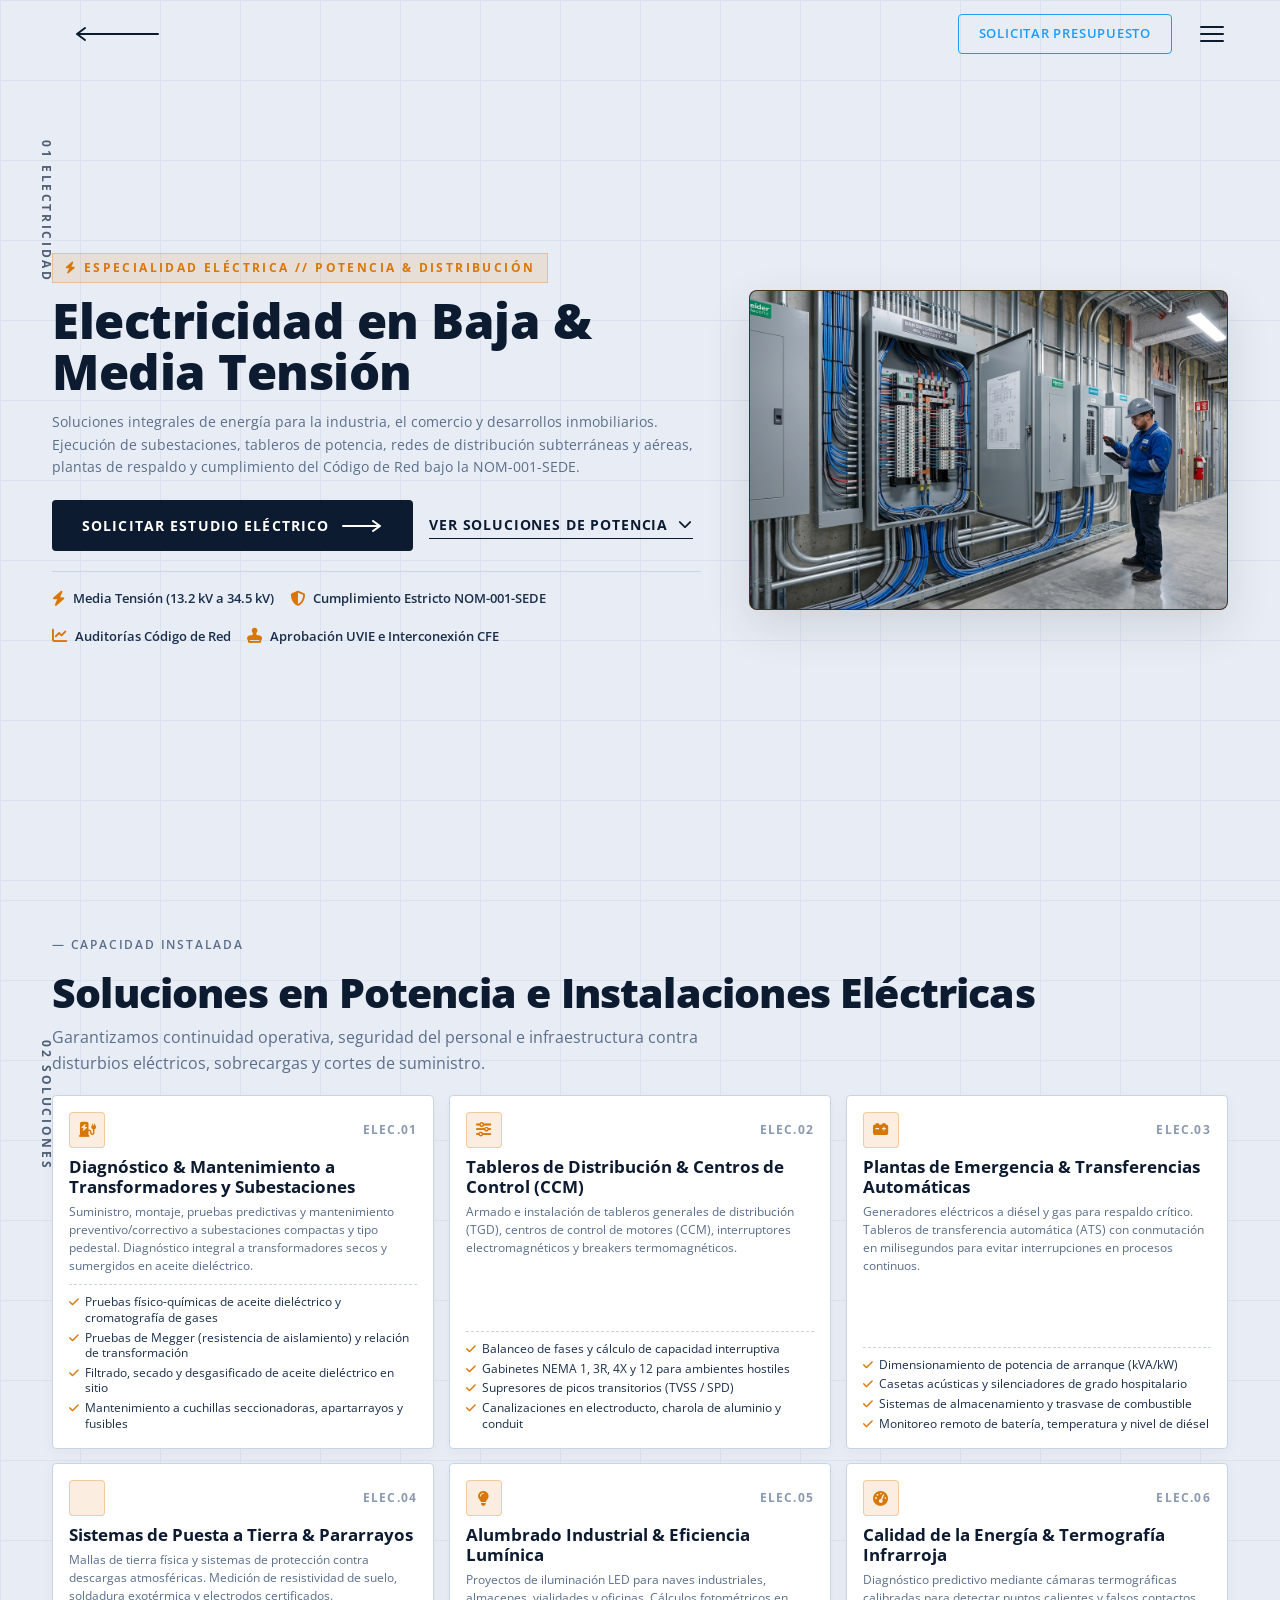
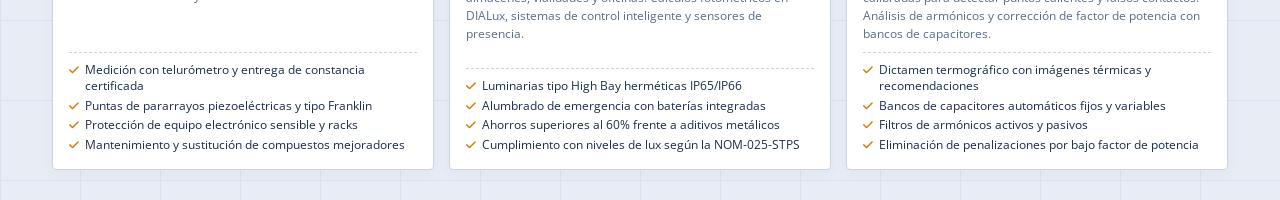
<file: servicio-electricidad.html>
﻿<!DOCTYPE html>
<html lang="es" class="html-page-service">
<head>
  <meta charset="UTF-8" />
  <meta name="viewport" content="width=device-width, initial-scale=1.0" />
  <meta name="description" content="Electricidad en Baja y Media Tensión por LEBAREF – Subestaciones eléctricas, transformadores, tableros de distribución, plantas de emergencia, código de red y tierras físicas." />
  <title>Electricidad Baja y Media Tensión | LEBAREF</title>

  <!-- Favicon & Web App Icons -->
  <link rel="icon" type="image/x-icon" href="favicon.ico" />
  <link rel="icon" type="image/png" sizes="32x32" href="favicon-32x32.png" />
  <link rel="icon" type="image/png" sizes="16x16" href="favicon-16x16.png" />
  <link rel="apple-touch-icon" sizes="180x180" href="apple-touch-icon.png" />
  <link rel="manifest" href="site.webmanifest" />
  <meta name="theme-color" content="#0D1B30" />

  <!-- Google Fonts: Open Sans & Roboto -->
  <link rel="preconnect" href="https://fonts.googleapis.com">
  <link rel="preconnect" href="https://fonts.gstatic.com" crossorigin>
  <link href="https://fonts.googleapis.com/css2?family=Open+Sans:ital,wght@0,300..800;1,300..800&family=Roboto:ital,wght@0,100..900;1,100..900&display=swap" rel="stylesheet">

  <!-- Font Awesome -->
  <link rel="stylesheet" href="https://cdnjs.cloudflare.com/ajax/libs/font-awesome/6.5.0/css/all.min.css" />

  <link rel="stylesheet" href="styles.css?v=3.0" />
</head>
<body class="page-service page-service--electricidad">

  <!-- NAVBAR -->
  <header class="navbar" id="navbar">
    <div class="navbar__inner">
      <a href="index.html#servicios" class="navbar__back" aria-label="Volver a Especialidades" title="Volver a Especialidades">
        <svg class="navbar__back-arrow" viewBox="0 0 84 16" width="84" height="16" fill="none" xmlns="http://www.w3.org/2000/svg" aria-hidden="true">
          <path d="M83 8H2M2 8L10 2M2 8L10 14" stroke="currentColor" stroke-width="2" stroke-linecap="round" stroke-linejoin="round"/>
        </svg>
      </a>
      <nav class="navbar__nav" id="nav-menu" aria-label="Menú principal">
        <ul class="navbar__list">
          <li><a href="index.html#inicio"     class="navbar__link" data-num="00">Inicio</a></li>
          <li><a href="index.html#servicios"  class="navbar__link active" data-num="01">Servicios</a></li>
          <li><a href="index.html#fortalezas" class="navbar__link" data-num="02">Fortalezas</a></li>
          <li><a href="index.html#clientes"   class="navbar__link" data-num="03">Clientes</a></li>
          <li><a href="#contacto"             class="navbar__link" data-num="04">Contacto</a></li>
        </ul>
      </nav>
      <div class="navbar__right">
        <a href="#contacto" class="navbar__cta-link">Solicitar Presupuesto</a>
        <button class="hamburger" id="hamburger" aria-label="Abrir menú" aria-expanded="false">
          <span class="hamburger__bar"></span>
          <span class="hamburger__bar"></span>
          <span class="hamburger__bar"></span>
        </button>
      </div>
    </div>
  </header>
  <div class="mobile-overlay" id="mobile-overlay" aria-hidden="true"></div>

  <!-- HERO -->
  <section class="service-hero" id="hero" aria-label="Cabecera técnica del servicio">
    <div class="side-tag" aria-hidden="true">01 ELECTRICIDAD</div>
    <div class="container">

      <div class="service-hero__grid">
        <div class="service-hero__header">
          <span class="service-hero__tag"><i class="fas fa-bolt"></i> Especialidad Eléctrica // Potencia &amp; Distribución</span>
          <h1 class="service-hero__title">Electricidad en Baja &amp; Media Tensión</h1>
          <p class="service-hero__desc">
            Soluciones integrales de energía para la industria, el comercio y desarrollos inmobiliarios. Ejecución de subestaciones, tableros de potencia, redes de distribución subterráneas y aéreas, plantas de respaldo y cumplimiento del Código de Red bajo la NOM-001-SEDE.
          </p>

          <div class="service-hero__actions">
            <a href="#contacto" class="btn-submit" style="display:inline-flex; width:auto; text-decoration:none; padding:12px 28px;">
              <span class="btn-text">Solicitar Estudio Eléctrico</span>
              <svg class="btn-arrow-icon" viewBox="0 0 40 12" width="40" height="12" fill="none" xmlns="http://www.w3.org/2000/svg" aria-hidden="true">
                <path d="M1 6H38M31 1L38 6L31 11" stroke="currentColor" stroke-width="2" stroke-linecap="round" stroke-linejoin="round"/>
              </svg>
            </a>
            <a href="#soluciones" class="link-arrow" style="font-weight:700;">
              Ver soluciones de potencia <i class="fas fa-chevron-down"></i>
            </a>
          </div>

          <div class="service-badges" role="list">
            <div class="service-badge" role="listitem"><i class="fas fa-bolt"></i><span>Media Tensión (13.2 kV a 34.5 kV)</span></div>
            <div class="service-badge" role="listitem"><i class="fas fa-shield-alt"></i><span>Cumplimiento Estricto NOM-001-SEDE</span></div>
            <div class="service-badge" role="listitem"><i class="fas fa-chart-line"></i><span>Auditorías Código de Red</span></div>
            <div class="service-badge" role="listitem"><i class="fas fa-stamp"></i><span>Aprobación UVIE e Interconexión CFE</span></div>
          </div>
        </div>

        <!-- Columna Derecha: Especialidad / Espacio de Imagen -->
        <div class="service-video-card" aria-label="Especialidad Electricidad Baja y Media Tensión">
          <img
            src="project_electrical_1786409140344.jpg"
            alt="Electricidad Baja y Media Tensión LEBAREF"
            class="service-video-element"
            loading="lazy"
          />
        </div>
      </div>
    </div>
  </section>

  <!-- SOLUCIONES -->
  <section class="service-solutions" id="soluciones" aria-labelledby="soluciones-title">
    <div class="side-tag" aria-hidden="true">02 SOLUCIONES</div>
    <div class="container">
      <div class="section-top">
        <div>
          <span class="label">— Capacidad Instalada</span>
          <h2 class="h2" id="soluciones-title">Soluciones en Potencia e Instalaciones Eléctricas</h2>
          <p style="color:var(--c-text-muted); max-width:700px; margin-top:8px;">
            Garantizamos continuidad operativa, seguridad del personal e infraestructura contra disturbios eléctricos, sobrecargas y cortes de suministro.
          </p>
        </div>
      </div>

      <div class="solutions-grid">
        <article class="solution-card">
          <div class="solution-card__header">
            <div class="solution-card__icon"><i class="fas fa-charging-station"></i></div>
            <span class="solution-card__code">ELEC.01</span>
          </div>
          <h3 class="solution-card__title">Diagnóstico &amp; Mantenimiento a Transformadores y Subestaciones</h3>
          <p class="solution-card__text">
            Suministro, montaje, pruebas predictivas y mantenimiento preventivo/correctivo a subestaciones compactas y tipo pedestal. Diagnóstico integral a transformadores secos y sumergidos en aceite dieléctrico.
          </p>
          <ul class="solution-card__features">
            <li><i class="fas fa-check"></i> Pruebas físico-químicas de aceite dieléctrico y cromatografía de gases</li>
            <li><i class="fas fa-check"></i> Pruebas de Megger (resistencia de aislamiento) y relación de transformación</li>
            <li><i class="fas fa-check"></i> Filtrado, secado y desgasificado de aceite dieléctrico en sitio</li>
            <li><i class="fas fa-check"></i> Mantenimiento a cuchillas seccionadoras, apartarrayos y fusibles</li>
          </ul>
        </article>

        <article class="solution-card">
          <div class="solution-card__header">
            <div class="solution-card__icon"><i class="fas fa-sliders-h"></i></div>
            <span class="solution-card__code">ELEC.02</span>
          </div>
          <h3 class="solution-card__title">Tableros de Distribución &amp; Centros de Control (CCM)</h3>
          <p class="solution-card__text">
            Armado e instalación de tableros generales de distribución (TGD), centros de control de motores (CCM), interruptores electromagnéticos y breakers termomagnéticos.
          </p>
          <ul class="solution-card__features">
            <li><i class="fas fa-check"></i> Balanceo de fases y cálculo de capacidad interruptiva</li>
            <li><i class="fas fa-check"></i> Gabinetes NEMA 1, 3R, 4X y 12 para ambientes hostiles</li>
            <li><i class="fas fa-check"></i> Supresores de picos transitorios (TVSS / SPD)</li>
            <li><i class="fas fa-check"></i> Canalizaciones en electroducto, charola de aluminio y conduit</li>
          </ul>
        </article>

        <article class="solution-card">
          <div class="solution-card__header">
            <div class="solution-card__icon"><i class="fas fa-car-battery"></i></div>
            <span class="solution-card__code">ELEC.03</span>
          </div>
          <h3 class="solution-card__title">Plantas de Emergencia &amp; Transferencias Automáticas</h3>
          <p class="solution-card__text">
            Generadores eléctricos a diésel y gas para respaldo crítico. Tableros de transferencia automática (ATS) con conmutación en milisegundos para evitar interrupciones en procesos continuos.
          </p>
          <ul class="solution-card__features">
            <li><i class="fas fa-check"></i> Dimensionamiento de potencia de arranque (kVA/kW)</li>
            <li><i class="fas fa-check"></i> Casetas acústicas y silenciadores de grado hospitalario</li>
            <li><i class="fas fa-check"></i> Sistemas de almacenamiento y trasvase de combustible</li>
            <li><i class="fas fa-check"></i> Monitoreo remoto de batería, temperatura y nivel de diésel</li>
          </ul>
        </article>

        <article class="solution-card">
          <div class="solution-card__header">
            <div class="solution-card__icon"><i class="fas fa-ground-level"></i></div>
            <span class="solution-card__code">ELEC.04</span>
          </div>
          <h3 class="solution-card__title">Sistemas de Puesta a Tierra &amp; Pararrayos</h3>
          <p class="solution-card__text">
            Mallas de tierra física y sistemas de protección contra descargas atmosféricas. Medición de resistividad de suelo, soldadura exotérmica y electrodos certificados.
          </p>
          <ul class="solution-card__features">
            <li><i class="fas fa-check"></i> Medición con telurómetro y entrega de constancia certificada</li>
            <li><i class="fas fa-check"></i> Puntas de pararrayos piezoeléctricas y tipo Franklin</li>
            <li><i class="fas fa-check"></i> Protección de equipo electrónico sensible y racks</li>
            <li><i class="fas fa-check"></i> Mantenimiento y sustitución de compuestos mejoradores</li>
          </ul>
        </article>

        <article class="solution-card">
          <div class="solution-card__header">
            <div class="solution-card__icon"><i class="fas fa-lightbulb"></i></div>
            <span class="solution-card__code">ELEC.05</span>
          </div>
          <h3 class="solution-card__title">Alumbrado Industrial &amp; Eficiencia Lumínica</h3>
          <p class="solution-card__text">
            Proyectos de iluminación LED para naves industriales, almacenes, vialidades y oficinas. Cálculos fotométricos en DIALux, sistemas de control inteligente y sensores de presencia.
          </p>
          <ul class="solution-card__features">
            <li><i class="fas fa-check"></i> Luminarias tipo High Bay herméticas IP65/IP66</li>
            <li><i class="fas fa-check"></i> Alumbrado de emergencia con baterías integradas</li>
            <li><i class="fas fa-check"></i> Ahorros superiores al 60% frente a aditivos metálicos</li>
            <li><i class="fas fa-check"></i> Cumplimiento con niveles de lux según la NOM-025-STPS</li>
          </ul>
        </article>

        <article class="solution-card">
          <div class="solution-card__header">
            <div class="solution-card__icon"><i class="fas fa-tachometer-alt"></i></div>
            <span class="solution-card__code">ELEC.06</span>
          </div>
          <h3 class="solution-card__title">Calidad de la Energía &amp; Termografía Infrarroja</h3>
          <p class="solution-card__text">
            Diagnóstico predictivo mediante cámaras termográficas calibradas para detectar puntos calientes y falsos contactos. Análisis de armónicos y corrección de factor de potencia con bancos de capacitores.
          </p>
          <ul class="solution-card__features">
            <li><i class="fas fa-check"></i> Dictamen termográfico con imágenes térmicas y recomendaciones</li>
            <li><i class="fas fa-check"></i> Bancos de capacitores automáticos fijos y variables</li>
            <li><i class="fas fa-check"></i> Filtros de armónicos activos y pasivos</li>
            <li><i class="fas fa-check"></i> Eliminación de penalizaciones por bajo factor de potencia</li>
          </ul>
        </article>
      </div>
    </div>
  </section>


  <script src="main.js?v=3.0"></script>
</body>
</html>
</file>
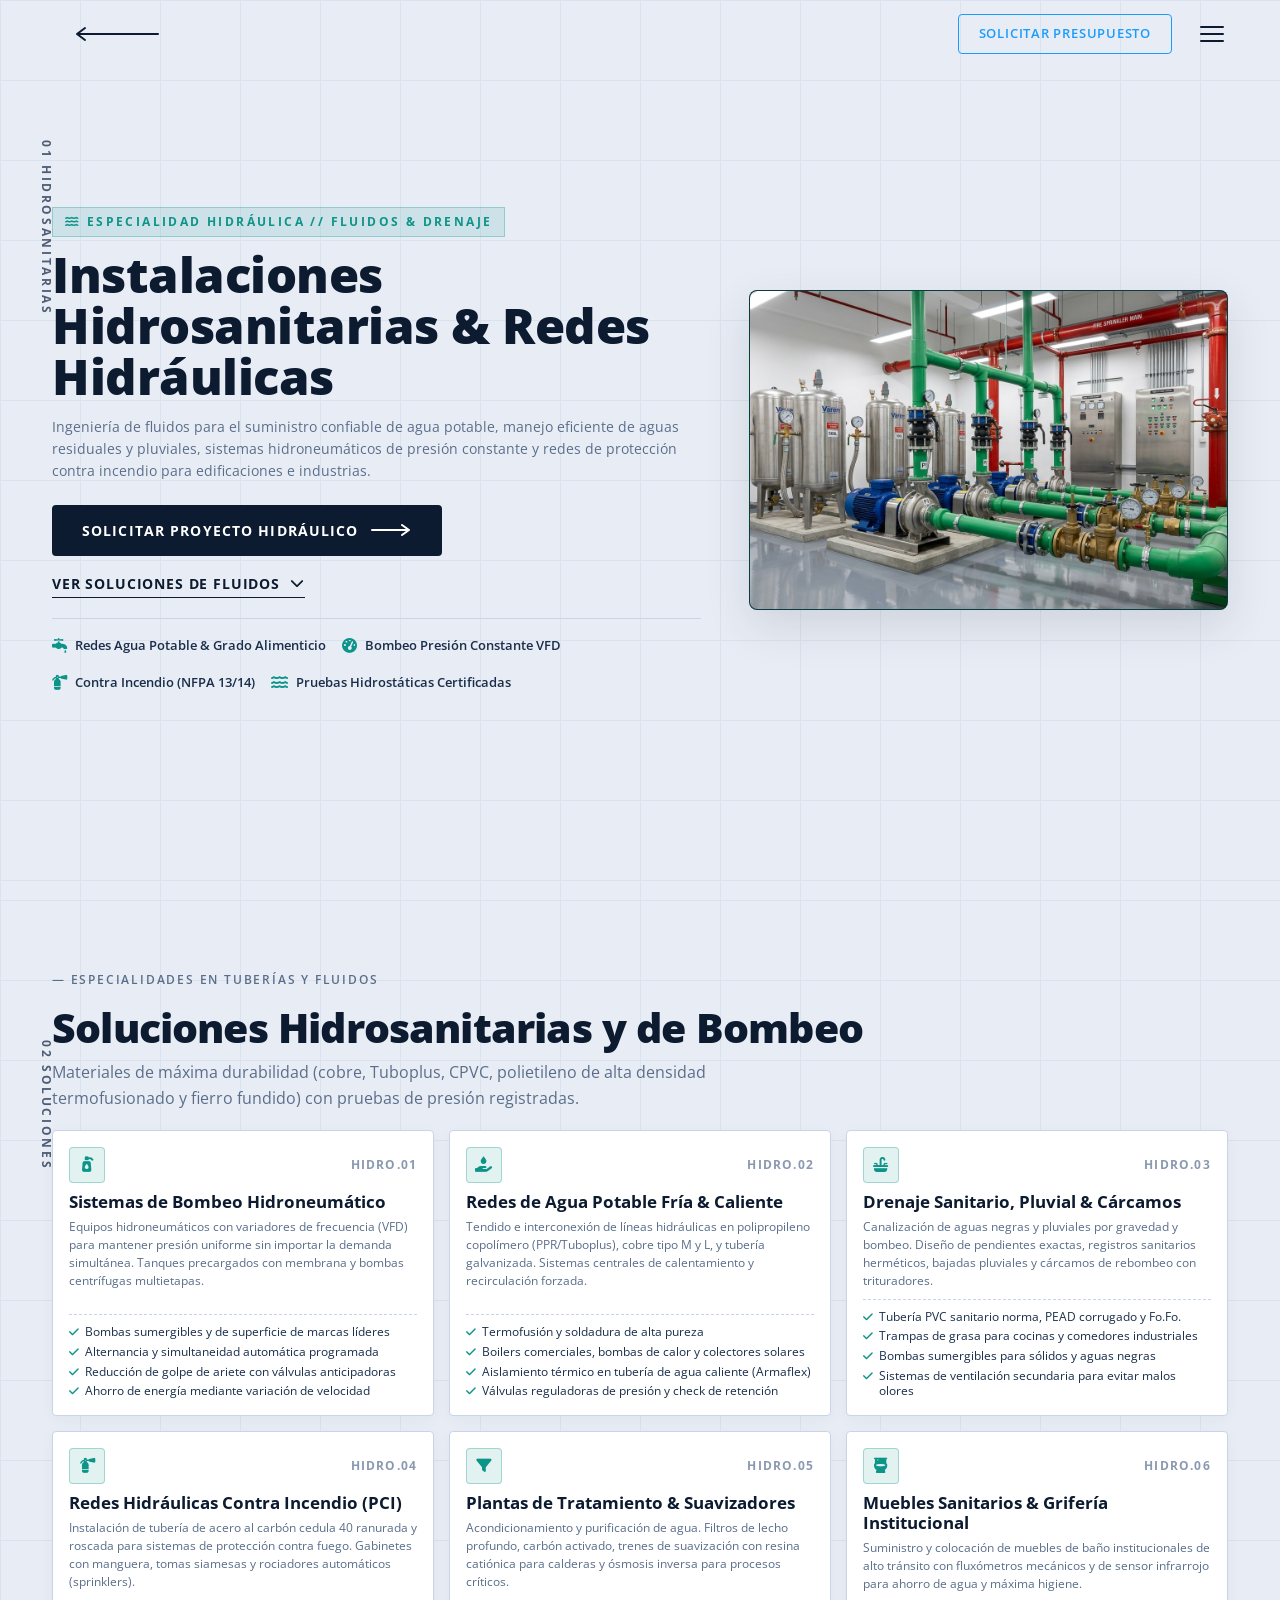
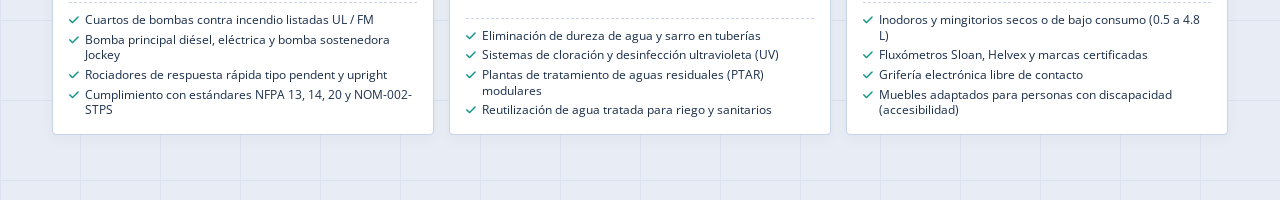
<file: servicio-hidrosanitarias.html>
﻿<!DOCTYPE html>
<html lang="es" class="html-page-service">
<head>
  <meta charset="UTF-8" />
  <meta name="viewport" content="width=device-width, initial-scale=1.0" />
  <meta name="description" content="Instalaciones Hidrosanitarias por LEBAREF – Sistemas de bombeo hidroneumático, redes de agua potable, drenaje pluvial y sanitario, redes contra incendios NFPA y plantas de tratamiento." />
  <title>Instalaciones Hidrosanitarias | LEBAREF</title>

  <!-- Favicon & Web App Icons -->
  <link rel="icon" type="image/x-icon" href="favicon.ico" />
  <link rel="icon" type="image/png" sizes="32x32" href="favicon-32x32.png" />
  <link rel="icon" type="image/png" sizes="16x16" href="favicon-16x16.png" />
  <link rel="apple-touch-icon" sizes="180x180" href="apple-touch-icon.png" />
  <link rel="manifest" href="site.webmanifest" />
  <meta name="theme-color" content="#0D1B30" />

  <!-- Google Fonts: Open Sans & Roboto -->
  <link rel="preconnect" href="https://fonts.googleapis.com">
  <link rel="preconnect" href="https://fonts.gstatic.com" crossorigin>
  <link href="https://fonts.googleapis.com/css2?family=Open+Sans:ital,wght@0,300..800;1,300..800&family=Roboto:ital,wght@0,100..900;1,100..900&display=swap" rel="stylesheet">

  <!-- Font Awesome -->
  <link rel="stylesheet" href="https://cdnjs.cloudflare.com/ajax/libs/font-awesome/6.5.0/css/all.min.css" />

  <link rel="stylesheet" href="styles.css?v=3.0" />
</head>
<body class="page-service page-service--hidrosanitarias">

  <!-- NAVBAR -->
  <header class="navbar" id="navbar">
    <div class="navbar__inner">
      <a href="index.html#servicios" class="navbar__back" aria-label="Volver a Especialidades" title="Volver a Especialidades">
        <svg class="navbar__back-arrow" viewBox="0 0 84 16" width="84" height="16" fill="none" xmlns="http://www.w3.org/2000/svg" aria-hidden="true">
          <path d="M83 8H2M2 8L10 2M2 8L10 14" stroke="currentColor" stroke-width="2" stroke-linecap="round" stroke-linejoin="round"/>
        </svg>
      </a>
      <nav class="navbar__nav" id="nav-menu" aria-label="Menú principal">
        <ul class="navbar__list">
          <li><a href="index.html#inicio"     class="navbar__link" data-num="00">Inicio</a></li>
          <li><a href="index.html#servicios"  class="navbar__link active" data-num="01">Servicios</a></li>
          <li><a href="index.html#fortalezas" class="navbar__link" data-num="02">Fortalezas</a></li>
          <li><a href="index.html#clientes"   class="navbar__link" data-num="03">Clientes</a></li>
          <li><a href="#contacto"             class="navbar__link" data-num="04">Contacto</a></li>
        </ul>
      </nav>
      <div class="navbar__right">
        <a href="#contacto" class="navbar__cta-link">Solicitar Presupuesto</a>
        <button class="hamburger" id="hamburger" aria-label="Abrir menú" aria-expanded="false">
          <span class="hamburger__bar"></span>
          <span class="hamburger__bar"></span>
          <span class="hamburger__bar"></span>
        </button>
      </div>
    </div>
  </header>
  <div class="mobile-overlay" id="mobile-overlay" aria-hidden="true"></div>

  <!-- HERO -->
  <section class="service-hero" id="hero" aria-label="Cabecera técnica del servicio">
    <div class="side-tag" aria-hidden="true">01 HIDROSANITARIAS</div>
    <div class="container">

      <div class="service-hero__grid">
        <div class="service-hero__header">
          <span class="service-hero__tag"><i class="fas fa-water"></i> Especialidad Hidráulica // Fluidos &amp; Drenaje</span>
          <h1 class="service-hero__title">Instalaciones Hidrosanitarias &amp; Redes Hidráulicas</h1>
          <p class="service-hero__desc">
            Ingeniería de fluidos para el suministro confiable de agua potable, manejo eficiente de aguas residuales y pluviales, sistemas hidroneumáticos de presión constante y redes de protección contra incendio para edificaciones e industrias.
          </p>

          <div class="service-hero__actions">
            <a href="#contacto" class="btn-submit" style="display:inline-flex; width:auto; text-decoration:none; padding:12px 28px;">
              <span class="btn-text">Solicitar Proyecto Hidráulico</span>
              <svg class="btn-arrow-icon" viewBox="0 0 40 12" width="40" height="12" fill="none" xmlns="http://www.w3.org/2000/svg" aria-hidden="true">
                <path d="M1 6H38M31 1L38 6L31 11" stroke="currentColor" stroke-width="2" stroke-linecap="round" stroke-linejoin="round"/>
              </svg>
            </a>
            <a href="#soluciones" class="link-arrow" style="font-weight:700;">
              Ver soluciones de fluidos <i class="fas fa-chevron-down"></i>
            </a>
          </div>

          <div class="service-badges" role="list">
            <div class="service-badge" role="listitem"><i class="fas fa-faucet-drip"></i><span>Redes Agua Potable &amp; Grado Alimenticio</span></div>
            <div class="service-badge" role="listitem"><i class="fas fa-gauge-high"></i><span>Bombeo Presión Constante VFD</span></div>
            <div class="service-badge" role="listitem"><i class="fas fa-fire-extinguisher"></i><span>Contra Incendio (NFPA 13/14)</span></div>
            <div class="service-badge" role="listitem"><i class="fas fa-water"></i><span>Pruebas Hidrostáticas Certificadas</span></div>
          </div>
        </div>

        <!-- Columna Derecha: Especialidad / Espacio de Imagen -->
        <div class="service-video-card" aria-label="Especialidad Instalaciones Hidrosanitarias">
          <img
            src="project_plumbing.jpg"
            alt="Instalaciones Hidrosanitarias LEBAREF"
            class="service-video-element"
            loading="lazy"
          />
        </div>
      </div>
    </div>
  </section>

  <!-- SOLUCIONES -->
  <section class="service-solutions" id="soluciones" aria-labelledby="soluciones-title">
    <div class="side-tag" aria-hidden="true">02 SOLUCIONES</div>
    <div class="container">
      <div class="section-top">
        <div>
          <span class="label">— Especialidades en Tuberías y Fluidos</span>
          <h2 class="h2" id="soluciones-title">Soluciones Hidrosanitarias y de Bombeo</h2>
          <p style="color:var(--c-text-muted); max-width:700px; margin-top:8px;">
            Materiales de máxima durabilidad (cobre, Tuboplus, CPVC, polietileno de alta densidad termofusionado y fierro fundido) con pruebas de presión registradas.
          </p>
        </div>
      </div>

      <div class="solutions-grid">
        <article class="solution-card">
          <div class="solution-card__header">
            <div class="solution-card__icon"><i class="fas fa-pump-soap"></i></div>
            <span class="solution-card__code">HIDRO.01</span>
          </div>
          <h3 class="solution-card__title">Sistemas de Bombeo Hidroneumático</h3>
          <p class="solution-card__text">
            Equipos hidroneumáticos con variadores de frecuencia (VFD) para mantener presión uniforme sin importar la demanda simultánea. Tanques precargados con membrana y bombas centrífugas multietapas.
          </p>
          <ul class="solution-card__features">
            <li><i class="fas fa-check"></i> Bombas sumergibles y de superficie de marcas líderes</li>
            <li><i class="fas fa-check"></i> Alternancia y simultaneidad automática programada</li>
            <li><i class="fas fa-check"></i> Reducción de golpe de ariete con válvulas anticipadoras</li>
            <li><i class="fas fa-check"></i> Ahorro de energía mediante variación de velocidad</li>
          </ul>
        </article>

        <article class="solution-card">
          <div class="solution-card__header">
            <div class="solution-card__icon"><i class="fas fa-hand-holding-droplet"></i></div>
            <span class="solution-card__code">HIDRO.02</span>
          </div>
          <h3 class="solution-card__title">Redes de Agua Potable Fría &amp; Caliente</h3>
          <p class="solution-card__text">
            Tendido e interconexión de líneas hidráulicas en polipropileno copolímero (PPR/Tuboplus), cobre tipo M y L, y tubería galvanizada. Sistemas centrales de calentamiento y recirculación forzada.
          </p>
          <ul class="solution-card__features">
            <li><i class="fas fa-check"></i> Termofusión y soldadura de alta pureza</li>
            <li><i class="fas fa-check"></i> Boilers comerciales, bombas de calor y colectores solares</li>
            <li><i class="fas fa-check"></i> Aislamiento térmico en tubería de agua caliente (Armaflex)</li>
            <li><i class="fas fa-check"></i> Válvulas reguladoras de presión y check de retención</li>
          </ul>
        </article>

        <article class="solution-card">
          <div class="solution-card__header">
            <div class="solution-card__icon"><i class="fas fa-sink"></i></div>
            <span class="solution-card__code">HIDRO.03</span>
          </div>
          <h3 class="solution-card__title">Drenaje Sanitario, Pluvial &amp; Cárcamos</h3>
          <p class="solution-card__text">
            Canalización de aguas negras y pluviales por gravedad y bombeo. Diseño de pendientes exactas, registros sanitarios herméticos, bajadas pluviales y cárcamos de rebombeo con trituradores.
          </p>
          <ul class="solution-card__features">
            <li><i class="fas fa-check"></i> Tubería PVC sanitario norma, PEAD corrugado y Fo.Fo.</li>
            <li><i class="fas fa-check"></i> Trampas de grasa para cocinas y comedores industriales</li>
            <li><i class="fas fa-check"></i> Bombas sumergibles para sólidos y aguas negras</li>
            <li><i class="fas fa-check"></i> Sistemas de ventilación secundaria para evitar malos olores</li>
          </ul>
        </article>

        <article class="solution-card">
          <div class="solution-card__header">
            <div class="solution-card__icon"><i class="fas fa-fire-extinguisher"></i></div>
            <span class="solution-card__code">HIDRO.04</span>
          </div>
          <h3 class="solution-card__title">Redes Hidráulicas Contra Incendio (PCI)</h3>
          <p class="solution-card__text">
            Instalación de tubería de acero al carbón cedula 40 ranurada y roscada para sistemas de protección contra fuego. Gabinetes con manguera, tomas siamesas y rociadores automáticos (sprinklers).
          </p>
          <ul class="solution-card__features">
            <li><i class="fas fa-check"></i> Cuartos de bombas contra incendio listadas UL / FM</li>
            <li><i class="fas fa-check"></i> Bomba principal diésel, eléctrica y bomba sostenedora Jockey</li>
            <li><i class="fas fa-check"></i> Rociadores de respuesta rápida tipo pendent y upright</li>
            <li><i class="fas fa-check"></i> Cumplimiento con estándares NFPA 13, 14, 20 y NOM-002-STPS</li>
          </ul>
        </article>

        <article class="solution-card">
          <div class="solution-card__header">
            <div class="solution-card__icon"><i class="fas fa-filter"></i></div>
            <span class="solution-card__code">HIDRO.05</span>
          </div>
          <h3 class="solution-card__title">Plantas de Tratamiento &amp; Suavizadores</h3>
          <p class="solution-card__text">
            Acondicionamiento y purificación de agua. Filtros de lecho profundo, carbón activado, trenes de suavización con resina catiónica para calderas y ósmosis inversa para procesos críticos.
          </p>
          <ul class="solution-card__features">
            <li><i class="fas fa-check"></i> Eliminación de dureza de agua y sarro en tuberías</li>
            <li><i class="fas fa-check"></i> Sistemas de cloración y desinfección ultravioleta (UV)</li>
            <li><i class="fas fa-check"></i> Plantas de tratamiento de aguas residuales (PTAR) modulares</li>
            <li><i class="fas fa-check"></i> Reutilización de agua tratada para riego y sanitarios</li>
          </ul>
        </article>

        <article class="solution-card">
          <div class="solution-card__header">
            <div class="solution-card__icon"><i class="fas fa-toilet"></i></div>
            <span class="solution-card__code">HIDRO.06</span>
          </div>
          <h3 class="solution-card__title">Muebles Sanitarios &amp; Grifería Institucional</h3>
          <p class="solution-card__text">
            Suministro y colocación de muebles de baño institucionales de alto tránsito con fluxómetros mecánicos y de sensor infrarrojo para ahorro de agua y máxima higiene.
          </p>
          <ul class="solution-card__features">
            <li><i class="fas fa-check"></i> Inodoros y mingitorios secos o de bajo consumo (0.5 a 4.8 L)</li>
            <li><i class="fas fa-check"></i> Fluxómetros Sloan, Helvex y marcas certificadas</li>
            <li><i class="fas fa-check"></i> Grifería electrónica libre de contacto</li>
            <li><i class="fas fa-check"></i> Muebles adaptados para personas con discapacidad (accesibilidad)</li>
          </ul>
        </article>
      </div>
    </div>
  </section>


  <script src="main.js?v=3.0"></script>
</body>
</html>
</file>
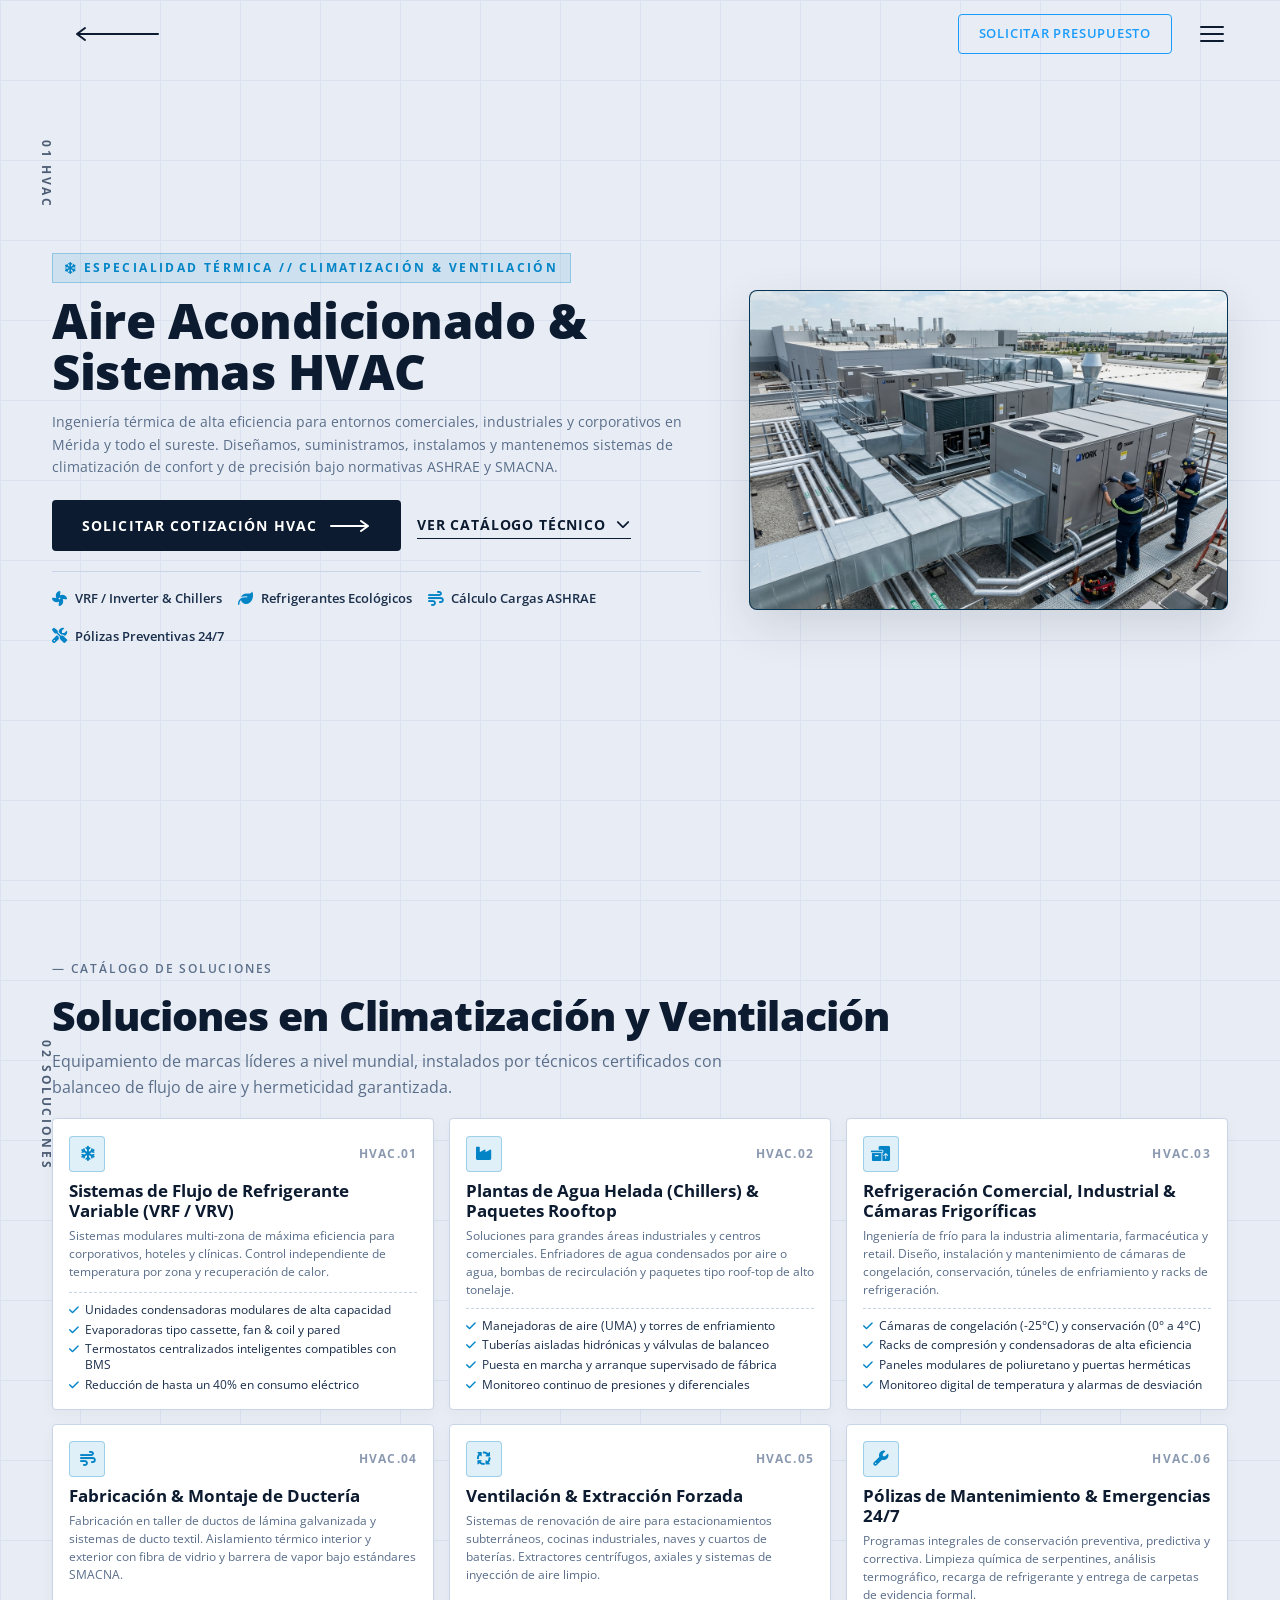
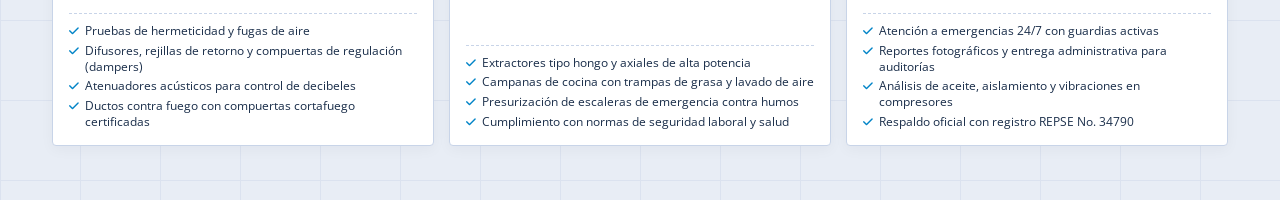
<file: servicio-hvac.html>
﻿<!DOCTYPE html>
<html lang="es" class="html-page-service">
<head>
  <meta charset="UTF-8" />
  <meta name="viewport" content="width=device-width, initial-scale=1.0" />
  <meta name="description" content="Aire Acondicionado y Climatización HVAC por LEBAREF – Sistemas VRF/VRV, Chillers, ductería, extracción forzada, filtración HEPA y balanceo térmico industrial." />
  <title>Aire Acondicionado HVAC | LEBAREF</title>

  <!-- Favicon & Web App Icons -->
  <link rel="icon" type="image/x-icon" href="favicon.ico" />
  <link rel="icon" type="image/png" sizes="32x32" href="favicon-32x32.png" />
  <link rel="icon" type="image/png" sizes="16x16" href="favicon-16x16.png" />
  <link rel="apple-touch-icon" sizes="180x180" href="apple-touch-icon.png" />
  <link rel="manifest" href="site.webmanifest" />
  <meta name="theme-color" content="#0D1B30" />

  <!-- Google Fonts: Open Sans & Roboto -->
  <link rel="preconnect" href="https://fonts.googleapis.com">
  <link rel="preconnect" href="https://fonts.gstatic.com" crossorigin>
  <link href="https://fonts.googleapis.com/css2?family=Open+Sans:ital,wght@0,300..800;1,300..800&family=Roboto:ital,wght@0,100..900;1,100..900&display=swap" rel="stylesheet">

  <!-- Font Awesome -->
  <link rel="stylesheet" href="https://cdnjs.cloudflare.com/ajax/libs/font-awesome/6.5.0/css/all.min.css" />

  <link rel="stylesheet" href="styles.css?v=3.0" />
</head>
<body class="page-service page-service--hvac">

  <!-- NAVBAR -->
  <header class="navbar" id="navbar">
    <div class="navbar__inner">
      <a href="index.html#servicios" class="navbar__back" aria-label="Volver a Especialidades" title="Volver a Especialidades">
        <svg class="navbar__back-arrow" viewBox="0 0 84 16" width="84" height="16" fill="none" xmlns="http://www.w3.org/2000/svg" aria-hidden="true">
          <path d="M83 8H2M2 8L10 2M2 8L10 14" stroke="currentColor" stroke-width="2" stroke-linecap="round" stroke-linejoin="round"/>
        </svg>
      </a>
      <nav class="navbar__nav" id="nav-menu" aria-label="Menú principal">
        <ul class="navbar__list">
          <li><a href="index.html#inicio"     class="navbar__link" data-num="00">Inicio</a></li>
          <li><a href="index.html#servicios"  class="navbar__link active" data-num="01">Servicios</a></li>
          <li><a href="index.html#fortalezas" class="navbar__link" data-num="02">Fortalezas</a></li>
          <li><a href="index.html#clientes"   class="navbar__link" data-num="03">Clientes</a></li>
          <li><a href="#contacto"             class="navbar__link" data-num="04">Contacto</a></li>
        </ul>
      </nav>
      <div class="navbar__right">
        <a href="#contacto" class="navbar__cta-link">Solicitar Presupuesto</a>
        <button class="hamburger" id="hamburger" aria-label="Abrir menú" aria-expanded="false">
          <span class="hamburger__bar"></span>
          <span class="hamburger__bar"></span>
          <span class="hamburger__bar"></span>
        </button>
      </div>
    </div>
  </header>
  <div class="mobile-overlay" id="mobile-overlay" aria-hidden="true"></div>

  <!-- HERO -->
  <section class="service-hero" id="hero" aria-label="Cabecera técnica del servicio">
    <div class="side-tag" aria-hidden="true">01 HVAC</div>
    <div class="container">

      <div class="service-hero__grid">
        <div class="service-hero__header">
          <span class="service-hero__tag"><i class="fas fa-snowflake"></i> Especialidad Térmica // Climatización &amp; Ventilación</span>
          <h1 class="service-hero__title">Aire Acondicionado &amp; Sistemas HVAC</h1>
          <p class="service-hero__desc">
            Ingeniería térmica de alta eficiencia para entornos comerciales, industriales y corporativos en Mérida y todo el sureste. Diseñamos, suministramos, instalamos y mantenemos sistemas de climatización de confort y de precisión bajo normativas ASHRAE y SMACNA.
          </p>

          <div class="service-hero__actions">
            <a href="#contacto" class="btn-submit" style="display:inline-flex; width:auto; text-decoration:none; padding:12px 28px;">
              <span class="btn-text">Solicitar Cotización HVAC</span>
              <svg class="btn-arrow-icon" viewBox="0 0 40 12" width="40" height="12" fill="none" xmlns="http://www.w3.org/2000/svg" aria-hidden="true">
                <path d="M1 6H38M31 1L38 6L31 11" stroke="currentColor" stroke-width="2" stroke-linecap="round" stroke-linejoin="round"/>
              </svg>
            </a>
            <a href="#soluciones" class="link-arrow" style="font-weight:700;">
              Ver catálogo técnico <i class="fas fa-chevron-down"></i>
            </a>
          </div>

          <div class="service-badges" role="list">
            <div class="service-badge" role="listitem"><i class="fas fa-fan"></i><span>VRF / Inverter &amp; Chillers</span></div>
            <div class="service-badge" role="listitem"><i class="fas fa-leaf"></i><span>Refrigerantes Ecológicos</span></div>
            <div class="service-badge" role="listitem"><i class="fas fa-wind"></i><span>Cálculo Cargas ASHRAE</span></div>
            <div class="service-badge" role="listitem"><i class="fas fa-tools"></i><span>Pólizas Preventivas 24/7</span></div>
          </div>
        </div>

        <!-- Columna Derecha: Especialidad / Espacio de Imagen -->
        <div class="service-video-card" aria-label="Especialidad Aire Acondicionado HVAC">
          <img
            src="project_hvac_1786409132447.jpg"
            alt="Aire Acondicionado HVAC LEBAREF"
            class="service-video-element"
            loading="lazy"
          />
        </div>
      </div>

    </div>
  </section>

  <!-- SOLUCIONES -->
  <section class="service-solutions" id="soluciones" aria-labelledby="soluciones-title">
    <div class="side-tag" aria-hidden="true">02 SOLUCIONES</div>
    <div class="container">
      <div class="section-top">
        <div>
          <span class="label">— Catálogo de Soluciones</span>
          <h2 class="h2" id="soluciones-title">Soluciones en Climatización y Ventilación</h2>
          <p style="color:var(--c-text-muted); max-width:700px; margin-top:8px;">
            Equipamiento de marcas líderes a nivel mundial, instalados por técnicos certificados con balanceo de flujo de aire y hermeticidad garantizada.
          </p>
        </div>
      </div>

      <div class="solutions-grid">
        <article class="solution-card">
          <div class="solution-card__header">
            <div class="solution-card__icon"><i class="fas fa-snowflake"></i></div>
            <span class="solution-card__code">HVAC.01</span>
          </div>
          <h3 class="solution-card__title">Sistemas de Flujo de Refrigerante Variable (VRF / VRV)</h3>
          <p class="solution-card__text">
            Sistemas modulares multi-zona de máxima eficiencia para corporativos, hoteles y clínicas. Control independiente de temperatura por zona y recuperación de calor.
          </p>
          <ul class="solution-card__features">
            <li><i class="fas fa-check"></i> Unidades condensadoras modulares de alta capacidad</li>
            <li><i class="fas fa-check"></i> Evaporadoras tipo cassette, fan &amp; coil y pared</li>
            <li><i class="fas fa-check"></i> Termostatos centralizados inteligentes compatibles con BMS</li>
            <li><i class="fas fa-check"></i> Reducción de hasta un 40% en consumo eléctrico</li>
          </ul>
        </article>

        <article class="solution-card">
          <div class="solution-card__header">
            <div class="solution-card__icon"><i class="fas fa-industry"></i></div>
            <span class="solution-card__code">HVAC.02</span>
          </div>
          <h3 class="solution-card__title">Plantas de Agua Helada (Chillers) &amp; Paquetes Rooftop</h3>
          <p class="solution-card__text">
            Soluciones para grandes áreas industriales y centros comerciales. Enfriadores de agua condensados por aire o agua, bombas de recirculación y paquetes tipo roof-top de alto tonelaje.
          </p>
          <ul class="solution-card__features">
            <li><i class="fas fa-check"></i> Manejadoras de aire (UMA) y torres de enfriamiento</li>
            <li><i class="fas fa-check"></i> Tuberías aisladas hidrónicas y válvulas de balanceo</li>
            <li><i class="fas fa-check"></i> Puesta en marcha y arranque supervisado de fábrica</li>
            <li><i class="fas fa-check"></i> Monitoreo continuo de presiones y diferenciales</li>
          </ul>
        </article>

        <article class="solution-card">
          <div class="solution-card__header">
            <div class="solution-card__icon"><i class="fas fa-boxes-packing"></i></div>
            <span class="solution-card__code">HVAC.03</span>
          </div>
          <h3 class="solution-card__title">Refrigeración Comercial, Industrial &amp; Cámaras Frigoríficas</h3>
          <p class="solution-card__text">
            Ingeniería de frío para la industria alimentaria, farmacéutica y retail. Diseño, instalación y mantenimiento de cámaras de congelación, conservación, túneles de enfriamiento y racks de refrigeración.
          </p>
          <ul class="solution-card__features">
            <li><i class="fas fa-check"></i> Cámaras de congelación (-25°C) y conservación (0° a 4°C)</li>
            <li><i class="fas fa-check"></i> Racks de compresión y condensadoras de alta eficiencia</li>
            <li><i class="fas fa-check"></i> Paneles modulares de poliuretano y puertas herméticas</li>
            <li><i class="fas fa-check"></i> Monitoreo digital de temperatura y alarmas de desviación</li>
          </ul>
        </article>

        <article class="solution-card">
          <div class="solution-card__header">
            <div class="solution-card__icon"><i class="fas fa-wind"></i></div>
            <span class="solution-card__code">HVAC.04</span>
          </div>
          <h3 class="solution-card__title">Fabricación &amp; Montaje de Ductería</h3>
          <p class="solution-card__text">
            Fabricación en taller de ductos de lámina galvanizada y sistemas de ducto textil. Aislamiento térmico interior y exterior con fibra de vidrio y barrera de vapor bajo estándares SMACNA.
          </p>
          <ul class="solution-card__features">
            <li><i class="fas fa-check"></i> Pruebas de hermeticidad y fugas de aire</li>
            <li><i class="fas fa-check"></i> Difusores, rejillas de retorno y compuertas de regulación (dampers)</li>
            <li><i class="fas fa-check"></i> Atenuadores acústicos para control de decibeles</li>
            <li><i class="fas fa-check"></i> Ductos contra fuego con compuertas cortafuego certificadas</li>
          </ul>
        </article>

        <article class="solution-card">
          <div class="solution-card__header">
            <div class="solution-card__icon"><i class="fas fa-arrows-spin"></i></div>
            <span class="solution-card__code">HVAC.05</span>
          </div>
          <h3 class="solution-card__title">Ventilación &amp; Extracción Forzada</h3>
          <p class="solution-card__text">
            Sistemas de renovación de aire para estacionamientos subterráneos, cocinas industriales, naves y cuartos de baterías. Extractores centrífugos, axiales y sistemas de inyección de aire limpio.
          </p>
          <ul class="solution-card__features">
            <li><i class="fas fa-check"></i> Extractores tipo hongo y axiales de alta potencia</li>
            <li><i class="fas fa-check"></i> Campanas de cocina con trampas de grasa y lavado de aire</li>
            <li><i class="fas fa-check"></i> Presurización de escaleras de emergencia contra humos</li>
            <li><i class="fas fa-check"></i> Cumplimiento con normas de seguridad laboral y salud</li>
          </ul>
        </article>

        <article class="solution-card">
          <div class="solution-card__header">
            <div class="solution-card__icon"><i class="fas fa-wrench"></i></div>
            <span class="solution-card__code">HVAC.06</span>
          </div>
          <h3 class="solution-card__title">Pólizas de Mantenimiento &amp; Emergencias 24/7</h3>
          <p class="solution-card__text">
            Programas integrales de conservación preventiva, predictiva y correctiva. Limpieza química de serpentines, análisis termográfico, recarga de refrigerante y entrega de carpetas de evidencia formal.
          </p>
          <ul class="solution-card__features">
            <li><i class="fas fa-check"></i> Atención a emergencias 24/7 con guardias activas</li>
            <li><i class="fas fa-check"></i> Reportes fotográficos y entrega administrativa para auditorías</li>
            <li><i class="fas fa-check"></i> Análisis de aceite, aislamiento y vibraciones en compresores</li>
            <li><i class="fas fa-check"></i> Respaldo oficial con registro REPSE No. 34790</li>
          </ul>
        </article>
      </div>
    </div>
  </section>


  <script src="main.js?v=3.0"></script>




</body>
</html>
</file>
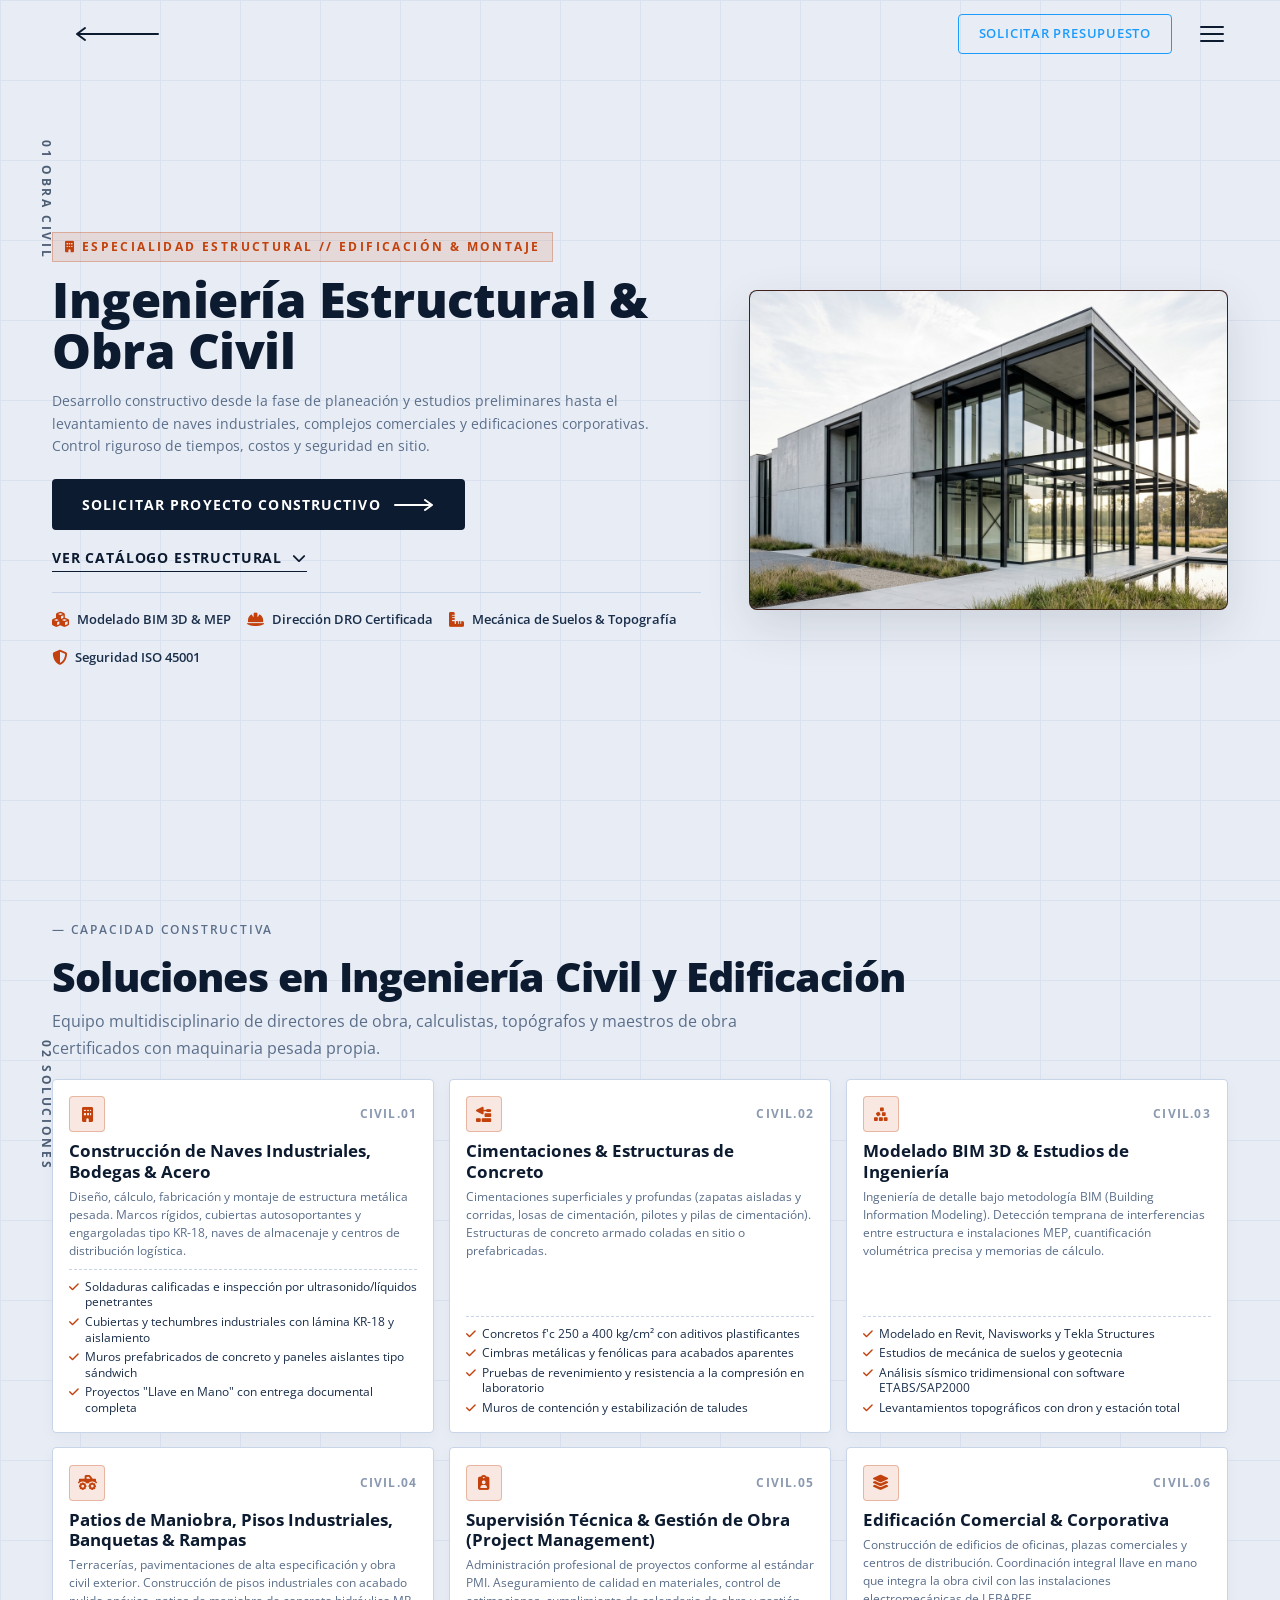
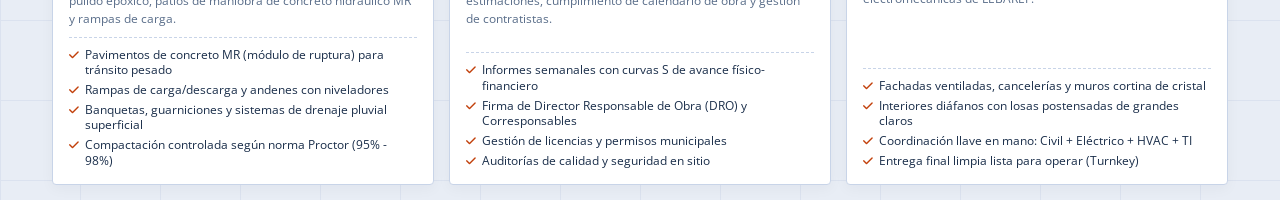
<file: servicio-ingenieria-civil.html>
﻿<!DOCTYPE html>
<html lang="es" class="html-page-service">
<head>
  <meta charset="UTF-8" />
  <meta name="viewport" content="width=device-width, initial-scale=1.0" />
  <meta name="description" content="Ingeniería y Obra Civil por LEBAREF – Edificación industrial y comercial, estructuras de acero, cimentaciones, supervisión de obra y modelado BIM 3D." />
  <title>Ingeniería y Obra Civil | LEBAREF</title>

  <!-- Favicon & Web App Icons -->
  <link rel="icon" type="image/x-icon" href="favicon.ico" />
  <link rel="icon" type="image/png" sizes="32x32" href="favicon-32x32.png" />
  <link rel="icon" type="image/png" sizes="16x16" href="favicon-16x16.png" />
  <link rel="apple-touch-icon" sizes="180x180" href="apple-touch-icon.png" />
  <link rel="manifest" href="site.webmanifest" />
  <meta name="theme-color" content="#0D1B30" />

  <!-- Google Fonts: Open Sans & Roboto -->
  <link rel="preconnect" href="https://fonts.googleapis.com">
  <link rel="preconnect" href="https://fonts.gstatic.com" crossorigin>
  <link href="https://fonts.googleapis.com/css2?family=Open+Sans:ital,wght@0,300..800;1,300..800&family=Roboto:ital,wght@0,100..900;1,100..900&display=swap" rel="stylesheet">

  <!-- Font Awesome -->
  <link rel="stylesheet" href="https://cdnjs.cloudflare.com/ajax/libs/font-awesome/6.5.0/css/all.min.css" />

  <link rel="stylesheet" href="styles.css?v=3.0" />
</head>
<body class="page-service page-service--ingenieria">

  <!-- NAVBAR -->
  <header class="navbar" id="navbar">
    <div class="navbar__inner">
      <a href="index.html#servicios" class="navbar__back" aria-label="Volver a Especialidades" title="Volver a Especialidades">
        <svg class="navbar__back-arrow" viewBox="0 0 84 16" width="84" height="16" fill="none" xmlns="http://www.w3.org/2000/svg" aria-hidden="true">
          <path d="M83 8H2M2 8L10 2M2 8L10 14" stroke="currentColor" stroke-width="2" stroke-linecap="round" stroke-linejoin="round"/>
        </svg>
      </a>
      <nav class="navbar__nav" id="nav-menu" aria-label="Menú principal">
        <ul class="navbar__list">
          <li><a href="index.html#inicio"     class="navbar__link" data-num="00">Inicio</a></li>
          <li><a href="index.html#servicios"  class="navbar__link active" data-num="01">Servicios</a></li>
          <li><a href="index.html#fortalezas" class="navbar__link" data-num="02">Fortalezas</a></li>
          <li><a href="index.html#clientes"   class="navbar__link" data-num="03">Clientes</a></li>
          <li><a href="#contacto"             class="navbar__link" data-num="04">Contacto</a></li>
        </ul>
      </nav>
      <div class="navbar__right">
        <a href="#contacto" class="navbar__cta-link">Solicitar Presupuesto</a>
        <button class="hamburger" id="hamburger" aria-label="Abrir menú" aria-expanded="false">
          <span class="hamburger__bar"></span>
          <span class="hamburger__bar"></span>
          <span class="hamburger__bar"></span>
        </button>
      </div>
    </div>
  </header>
  <div class="mobile-overlay" id="mobile-overlay" aria-hidden="true"></div>

  <!-- HERO -->
  <section class="service-hero" id="hero" aria-label="Cabecera técnica del servicio">
    <div class="side-tag" aria-hidden="true">01 OBRA CIVIL</div>
    <div class="container">

      <div class="service-hero__grid">
        <div class="service-hero__header">
          <span class="service-hero__tag"><i class="fas fa-building"></i> Especialidad Estructural // Edificación &amp; Montaje</span>
          <h1 class="service-hero__title">Ingeniería Estructural &amp; Obra Civil</h1>
          <p class="service-hero__desc">
            Desarrollo constructivo desde la fase de planeación y estudios preliminares hasta el levantamiento de naves industriales, complejos comerciales y edificaciones corporativas. Control riguroso de tiempos, costos y seguridad en sitio.
          </p>

          <div class="service-hero__actions">
            <a href="#contacto" class="btn-submit" style="display:inline-flex; width:auto; text-decoration:none; padding:12px 28px;">
              <span class="btn-text">Solicitar Proyecto Constructivo</span>
              <svg class="btn-arrow-icon" viewBox="0 0 40 12" width="40" height="12" fill="none" xmlns="http://www.w3.org/2000/svg" aria-hidden="true">
                <path d="M1 6H38M31 1L38 6L31 11" stroke="currentColor" stroke-width="2" stroke-linecap="round" stroke-linejoin="round"/>
              </svg>
            </a>
            <a href="#soluciones" class="link-arrow" style="font-weight:700;">
              Ver catálogo estructural <i class="fas fa-chevron-down"></i>
            </a>
          </div>

          <div class="service-badges" role="list">
            <div class="service-badge" role="listitem"><i class="fas fa-cubes"></i><span>Modelado BIM 3D &amp; MEP</span></div>
            <div class="service-badge" role="listitem"><i class="fas fa-hard-hat"></i><span>Dirección DRO Certificada</span></div>
            <div class="service-badge" role="listitem"><i class="fas fa-ruler-combined"></i><span>Mecánica de Suelos &amp; Topografía</span></div>
            <div class="service-badge" role="listitem"><i class="fas fa-shield-alt"></i><span>Seguridad ISO 45001</span></div>
          </div>
        </div>

        <!-- Columna Derecha: Especialidad / Espacio de Imagen -->
        <div class="service-video-card" aria-label="Especialidad Ingeniería y Obra Civil">
          <img
            src="project_civil.jpg"
            alt="Ingeniería y Obra Civil LEBAREF"
            class="service-video-element"
            loading="lazy"
          />
        </div>
      </div>
    </div>
  </section>

  <!-- SOLUCIONES -->
  <section class="service-solutions" id="soluciones" aria-labelledby="soluciones-title">
    <div class="side-tag" aria-hidden="true">02 SOLUCIONES</div>
    <div class="container">
      <div class="section-top">
        <div>
          <span class="label">— Capacidad Constructiva</span>
          <h2 class="h2" id="soluciones-title">Soluciones en Ingeniería Civil y Edificación</h2>
          <p style="color:var(--c-text-muted); max-width:700px; margin-top:8px;">
            Equipo multidisciplinario de directores de obra, calculistas, topógrafos y maestros de obra certificados con maquinaria pesada propia.
          </p>
        </div>
      </div>

      <div class="solutions-grid">
        <article class="solution-card">
          <div class="solution-card__header">
            <div class="solution-card__icon"><i class="fas fa-building"></i></div>
            <span class="solution-card__code">CIVIL.01</span>
          </div>
          <h3 class="solution-card__title">Construcción de Naves Industriales, Bodegas &amp; Acero</h3>
          <p class="solution-card__text">
            Diseño, cálculo, fabricación y montaje de estructura metálica pesada. Marcos rígidos, cubiertas autosoportantes y engargoladas tipo KR-18, naves de almacenaje y centros de distribución logística.
          </p>
          <ul class="solution-card__features">
            <li><i class="fas fa-check"></i> Soldaduras calificadas e inspección por ultrasonido/líquidos penetrantes</li>
            <li><i class="fas fa-check"></i> Cubiertas y techumbres industriales con lámina KR-18 y aislamiento</li>
            <li><i class="fas fa-check"></i> Muros prefabricados de concreto y paneles aislantes tipo sándwich</li>
            <li><i class="fas fa-check"></i> Proyectos "Llave en Mano" con entrega documental completa</li>
          </ul>
        </article>

        <article class="solution-card">
          <div class="solution-card__header">
            <div class="solution-card__icon"><i class="fas fa-trowel-bricks"></i></div>
            <span class="solution-card__code">CIVIL.02</span>
          </div>
          <h3 class="solution-card__title">Cimentaciones &amp; Estructuras de Concreto</h3>
          <p class="solution-card__text">
            Cimentaciones superficiales y profundas (zapatas aisladas y corridas, losas de cimentación, pilotes y pilas de cimentación). Estructuras de concreto armado coladas en sitio o prefabricadas.
          </p>
          <ul class="solution-card__features">
            <li><i class="fas fa-check"></i> Concretos f'c 250 a 400 kg/cm² con aditivos plastificantes</li>
            <li><i class="fas fa-check"></i> Cimbras metálicas y fenólicas para acabados aparentes</li>
            <li><i class="fas fa-check"></i> Pruebas de revenimiento y resistencia a la compresión en laboratorio</li>
            <li><i class="fas fa-check"></i> Muros de contención y estabilización de taludes</li>
          </ul>
        </article>

        <article class="solution-card">
          <div class="solution-card__header">
            <div class="solution-card__icon"><i class="fas fa-cubes-stacked"></i></div>
            <span class="solution-card__code">CIVIL.03</span>
          </div>
          <h3 class="solution-card__title">Modelado BIM 3D &amp; Estudios de Ingeniería</h3>
          <p class="solution-card__text">
            Ingeniería de detalle bajo metodología BIM (Building Information Modeling). Detección temprana de interferencias entre estructura e instalaciones MEP, cuantificación volumétrica precisa y memorias de cálculo.
          </p>
          <ul class="solution-card__features">
            <li><i class="fas fa-check"></i> Modelado en Revit, Navisworks y Tekla Structures</li>
            <li><i class="fas fa-check"></i> Estudios de mecánica de suelos y geotecnia</li>
            <li><i class="fas fa-check"></i> Análisis sísmico tridimensional con software ETABS/SAP2000</li>
            <li><i class="fas fa-check"></i> Levantamientos topográficos con dron y estación total</li>
          </ul>
        </article>

        <article class="solution-card">
          <div class="solution-card__header">
            <div class="solution-card__icon"><i class="fas fa-truck-monster"></i></div>
            <span class="solution-card__code">CIVIL.04</span>
          </div>
          <h3 class="solution-card__title">Patios de Maniobra, Pisos Industriales, Banquetas &amp; Rampas</h3>
          <p class="solution-card__text">
            Terracerías, pavimentaciones de alta especificación y obra civil exterior. Construcción de pisos industriales con acabado pulido epóxico, patios de maniobra de concreto hidráulico MR y rampas de carga.
          </p>
          <ul class="solution-card__features">
            <li><i class="fas fa-check"></i> Pavimentos de concreto MR (módulo de ruptura) para tránsito pesado</li>
            <li><i class="fas fa-check"></i> Rampas de carga/descarga y andenes con niveladores</li>
            <li><i class="fas fa-check"></i> Banquetas, guarniciones y sistemas de drenaje pluvial superficial</li>
            <li><i class="fas fa-check"></i> Compactación controlada según norma Proctor (95% - 98%)</li>
          </ul>
        </article>

        <article class="solution-card">
          <div class="solution-card__header">
            <div class="solution-card__icon"><i class="fas fa-clipboard-user"></i></div>
            <span class="solution-card__code">CIVIL.05</span>
          </div>
          <h3 class="solution-card__title">Supervisión Técnica &amp; Gestión de Obra (Project Management)</h3>
          <p class="solution-card__text">
            Administración profesional de proyectos conforme al estándar PMI. Aseguramiento de calidad en materiales, control de estimaciones, cumplimiento de calendario de obra y gestión de contratistas.
          </p>
          <ul class="solution-card__features">
            <li><i class="fas fa-check"></i> Informes semanales con curvas S de avance físico-financiero</li>
            <li><i class="fas fa-check"></i> Firma de Director Responsable de Obra (DRO) y Corresponsables</li>
            <li><i class="fas fa-check"></i> Gestión de licencias y permisos municipales</li>
            <li><i class="fas fa-check"></i> Auditorías de calidad y seguridad en sitio</li>
          </ul>
        </article>

        <article class="solution-card">
          <div class="solution-card__header">
            <div class="solution-card__icon"><i class="fas fa-layer-group"></i></div>
            <span class="solution-card__code">CIVIL.06</span>
          </div>
          <h3 class="solution-card__title">Edificación Comercial &amp; Corporativa</h3>
          <p class="solution-card__text">
            Construcción de edificios de oficinas, plazas comerciales y centros de distribución. Coordinación integral llave en mano que integra la obra civil con las instalaciones electromecánicas de LEBAREF.
          </p>
          <ul class="solution-card__features">
            <li><i class="fas fa-check"></i> Fachadas ventiladas, cancelerías y muros cortina de cristal</li>
            <li><i class="fas fa-check"></i> Interiores diáfanos con losas postensadas de grandes claros</li>
            <li><i class="fas fa-check"></i> Coordinación llave en mano: Civil + Eléctrico + HVAC + TI</li>
            <li><i class="fas fa-check"></i> Entrega final limpia lista para operar (Turnkey)</li>
          </ul>
        </article>
      </div>
    </div>
  </section>


  <script src="main.js?v=3.0"></script>
</body>
</html>
</file>
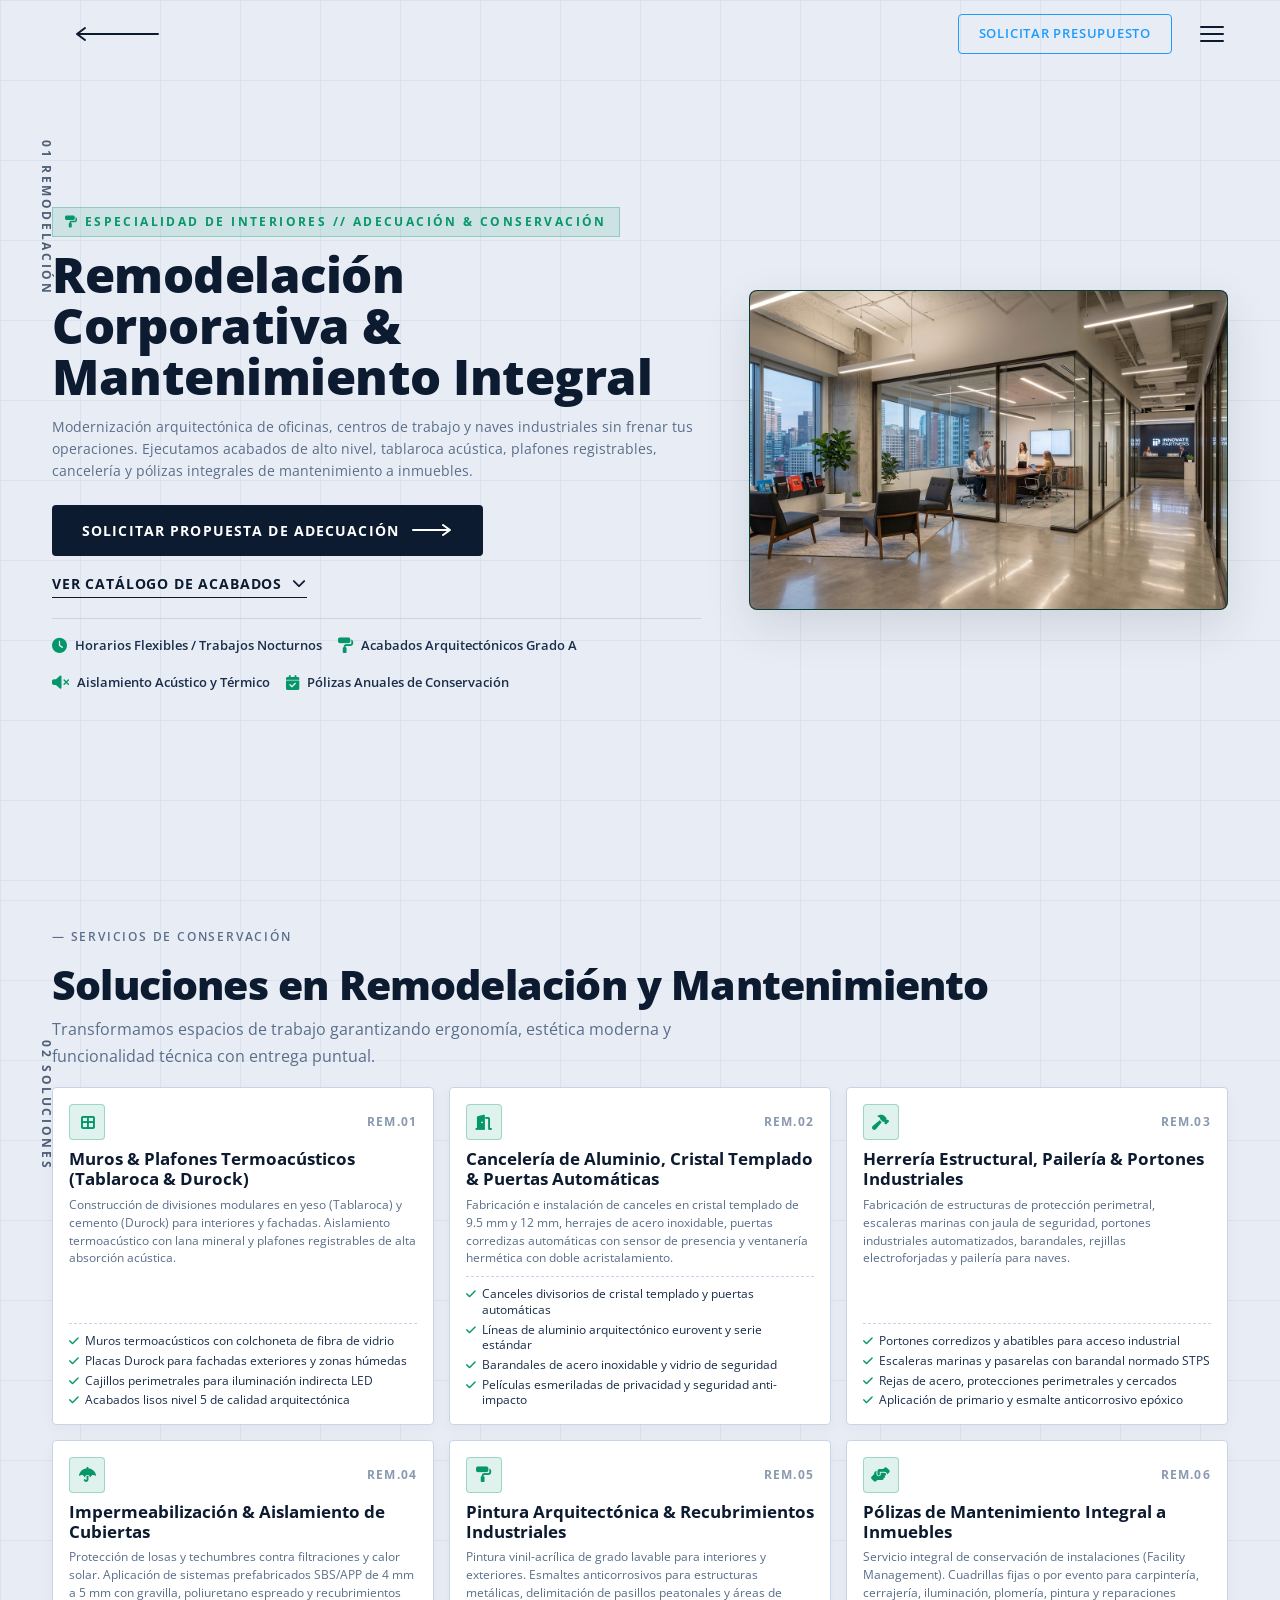
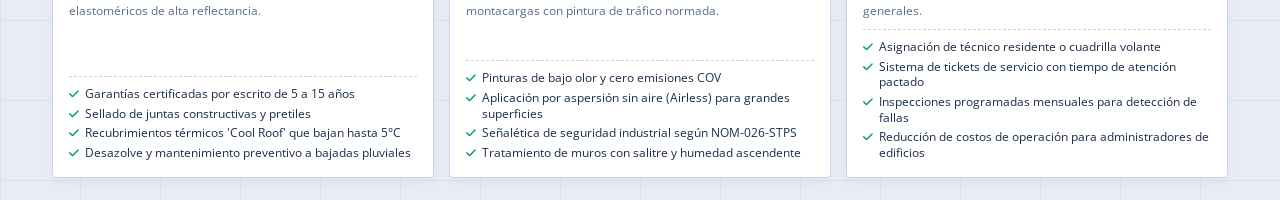
<file: servicio-mantenimiento.html>
﻿<!DOCTYPE html>
<html lang="es" class="html-page-service">
<head>
  <meta charset="UTF-8" />
  <meta name="viewport" content="width=device-width, initial-scale=1.0" />
  <meta name="description" content="Remodelación y Mantenimiento Integral de Inmuebles por LEBAREF – Adecuaciones corporativas, tablaroca, plafones, pintura, impermeabilización y conservación de instalaciones." />
  <title>Remodelación &amp; Mantenimiento | LEBAREF</title>

  <!-- Favicon & Web App Icons -->
  <link rel="icon" type="image/x-icon" href="favicon.ico" />
  <link rel="icon" type="image/png" sizes="32x32" href="favicon-32x32.png" />
  <link rel="icon" type="image/png" sizes="16x16" href="favicon-16x16.png" />
  <link rel="apple-touch-icon" sizes="180x180" href="apple-touch-icon.png" />
  <link rel="manifest" href="site.webmanifest" />
  <meta name="theme-color" content="#0D1B30" />

  <!-- Google Fonts: Open Sans & Roboto -->
  <link rel="preconnect" href="https://fonts.googleapis.com">
  <link rel="preconnect" href="https://fonts.gstatic.com" crossorigin>
  <link href="https://fonts.googleapis.com/css2?family=Open+Sans:ital,wght@0,300..800;1,300..800&family=Roboto:ital,wght@0,100..900;1,100..900&display=swap" rel="stylesheet">

  <!-- Font Awesome -->
  <link rel="stylesheet" href="https://cdnjs.cloudflare.com/ajax/libs/font-awesome/6.5.0/css/all.min.css" />

  <link rel="stylesheet" href="styles.css?v=3.0" />
</head>
<body class="page-service page-service--mantenimiento">

  <!-- NAVBAR -->
  <header class="navbar" id="navbar">
    <div class="navbar__inner">
      <a href="index.html#servicios" class="navbar__back" aria-label="Volver a Especialidades" title="Volver a Especialidades">
        <svg class="navbar__back-arrow" viewBox="0 0 84 16" width="84" height="16" fill="none" xmlns="http://www.w3.org/2000/svg" aria-hidden="true">
          <path d="M83 8H2M2 8L10 2M2 8L10 14" stroke="currentColor" stroke-width="2" stroke-linecap="round" stroke-linejoin="round"/>
        </svg>
      </a>
      <nav class="navbar__nav" id="nav-menu" aria-label="Menú principal">
        <ul class="navbar__list">
          <li><a href="index.html#inicio"     class="navbar__link" data-num="00">Inicio</a></li>
          <li><a href="index.html#servicios"  class="navbar__link active" data-num="01">Servicios</a></li>
          <li><a href="index.html#fortalezas" class="navbar__link" data-num="02">Fortalezas</a></li>
          <li><a href="index.html#clientes"   class="navbar__link" data-num="03">Clientes</a></li>
          <li><a href="#contacto"             class="navbar__link" data-num="04">Contacto</a></li>
        </ul>
      </nav>
      <div class="navbar__right">
        <a href="#contacto" class="navbar__cta-link">Solicitar Presupuesto</a>
        <button class="hamburger" id="hamburger" aria-label="Abrir menú" aria-expanded="false">
          <span class="hamburger__bar"></span>
          <span class="hamburger__bar"></span>
          <span class="hamburger__bar"></span>
        </button>
      </div>
    </div>
  </header>
  <div class="mobile-overlay" id="mobile-overlay" aria-hidden="true"></div>

  <!-- HERO -->
  <section class="service-hero" id="hero" aria-label="Cabecera técnica del servicio">
    <div class="side-tag" aria-hidden="true">01 REMODELACIÓN</div>
    <div class="container">

      <div class="service-hero__grid">
        <div class="service-hero__header">
          <span class="service-hero__tag"><i class="fas fa-paint-roller"></i> Especialidad de Interiores // Adecuación &amp; Conservación</span>
          <h1 class="service-hero__title">Remodelación Corporativa &amp; Mantenimiento Integral</h1>
          <p class="service-hero__desc">
            Modernización arquitectónica de oficinas, centros de trabajo y naves industriales sin frenar tus operaciones. Ejecutamos acabados de alto nivel, tablaroca acústica, plafones registrables, cancelería y pólizas integrales de mantenimiento a inmuebles.
          </p>

          <div class="service-hero__actions">
            <a href="#contacto" class="btn-submit" style="display:inline-flex; width:auto; text-decoration:none; padding:12px 28px;">
              <span class="btn-text">Solicitar Propuesta de Adecuación</span>
              <svg class="btn-arrow-icon" viewBox="0 0 40 12" width="40" height="12" fill="none" xmlns="http://www.w3.org/2000/svg" aria-hidden="true">
                <path d="M1 6H38M31 1L38 6L31 11" stroke="currentColor" stroke-width="2" stroke-linecap="round" stroke-linejoin="round"/>
              </svg>
            </a>
            <a href="#soluciones" class="link-arrow" style="font-weight:700;">
              Ver catálogo de acabados <i class="fas fa-chevron-down"></i>
            </a>
          </div>

          <div class="service-badges" role="list">
            <div class="service-badge" role="listitem"><i class="fas fa-clock"></i><span>Horarios Flexibles / Trabajos Nocturnos</span></div>
            <div class="service-badge" role="listitem"><i class="fas fa-paint-roller"></i><span>Acabados Arquitectónicos Grado A</span></div>
            <div class="service-badge" role="listitem"><i class="fas fa-volume-xmark"></i><span>Aislamiento Acústico y Térmico</span></div>
            <div class="service-badge" role="listitem"><i class="fas fa-calendar-check"></i><span>Pólizas Anuales de Conservación</span></div>
          </div>
        </div>

        <!-- Columna Derecha: Especialidad / Espacio de Imagen -->
        <div class="service-video-card" aria-label="Especialidad Remodelación y Mantenimiento">
          <img
            src="project_remodel_1786409149122.jpg"
            alt="Remodelación y Mantenimiento LEBAREF"
            class="service-video-element"
            loading="lazy"
          />
        </div>
      </div>
    </div>
  </section>

  <!-- SOLUCIONES -->
  <section class="service-solutions" id="soluciones" aria-labelledby="soluciones-title">
    <div class="side-tag" aria-hidden="true">02 SOLUCIONES</div>
    <div class="container">
      <div class="section-top">
        <div>
          <span class="label">— Servicios de Conservación</span>
          <h2 class="h2" id="soluciones-title">Soluciones en Remodelación y Mantenimiento</h2>
          <p style="color:var(--c-text-muted); max-width:700px; margin-top:8px;">
            Transformamos espacios de trabajo garantizando ergonomía, estética moderna y funcionalidad técnica con entrega puntual.
          </p>
        </div>
      </div>

      <div class="solutions-grid">
        <article class="solution-card">
          <div class="solution-card__header">
            <div class="solution-card__icon"><i class="fas fa-border-all"></i></div>
            <span class="solution-card__code">REM.01</span>
          </div>
          <h3 class="solution-card__title">Muros &amp; Plafones Termoacústicos (Tablaroca &amp; Durock)</h3>
          <p class="solution-card__text">
            Construcción de divisiones modulares en yeso (Tablaroca) y cemento (Durock) para interiores y fachadas. Aislamiento termoacústico con lana mineral y plafones registrables de alta absorción acústica.
          </p>
          <ul class="solution-card__features">
            <li><i class="fas fa-check"></i> Muros termoacústicos con colchoneta de fibra de vidrio</li>
            <li><i class="fas fa-check"></i> Placas Durock para fachadas exteriores y zonas húmedas</li>
            <li><i class="fas fa-check"></i> Cajillos perimetrales para iluminación indirecta LED</li>
            <li><i class="fas fa-check"></i> Acabados lisos nivel 5 de calidad arquitectónica</li>
          </ul>
        </article>

        <article class="solution-card">
          <div class="solution-card__header">
            <div class="solution-card__icon"><i class="fas fa-door-open"></i></div>
            <span class="solution-card__code">REM.02</span>
          </div>
          <h3 class="solution-card__title">Cancelería de Aluminio, Cristal Templado &amp; Puertas Automáticas</h3>
          <p class="solution-card__text">
            Fabricación e instalación de canceles en cristal templado de 9.5 mm y 12 mm, herrajes de acero inoxidable, puertas corredizas automáticas con sensor de presencia y ventanería hermética con doble acristalamiento.
          </p>
          <ul class="solution-card__features">
            <li><i class="fas fa-check"></i> Canceles divisorios de cristal templado y puertas automáticas</li>
            <li><i class="fas fa-check"></i> Líneas de aluminio arquitectónico eurovent y serie estándar</li>
            <li><i class="fas fa-check"></i> Barandales de acero inoxidable y vidrio de seguridad</li>
            <li><i class="fas fa-check"></i> Películas esmeriladas de privacidad y seguridad anti-impacto</li>
          </ul>
        </article>

        <article class="solution-card">
          <div class="solution-card__header">
            <div class="solution-card__icon"><i class="fas fa-hammer"></i></div>
            <span class="solution-card__code">REM.03</span>
          </div>
          <h3 class="solution-card__title">Herrería Estructural, Pailería &amp; Portones Industriales</h3>
          <p class="solution-card__text">
            Fabricación de estructuras de protección perimetral, escaleras marinas con jaula de seguridad, portones industriales automatizados, barandales, rejillas electroforjadas y pailería para naves.
          </p>
          <ul class="solution-card__features">
            <li><i class="fas fa-check"></i> Portones corredizos y abatibles para acceso industrial</li>
            <li><i class="fas fa-check"></i> Escaleras marinas y pasarelas con barandal normado STPS</li>
            <li><i class="fas fa-check"></i> Rejas de acero, protecciones perimetrales y cercados</li>
            <li><i class="fas fa-check"></i> Aplicación de primario y esmalte anticorrosivo epóxico</li>
          </ul>
        </article>

        <article class="solution-card">
          <div class="solution-card__header">
            <div class="solution-card__icon"><i class="fas fa-umbrella"></i></div>
            <span class="solution-card__code">REM.04</span>
          </div>
          <h3 class="solution-card__title">Impermeabilización &amp; Aislamiento de Cubiertas</h3>
          <p class="solution-card__text">
            Protección de losas y techumbres contra filtraciones y calor solar. Aplicación de sistemas prefabricados SBS/APP de 4 mm a 5 mm con gravilla, poliuretano espreado y recubrimientos elastoméricos de alta reflectancia.
          </p>
          <ul class="solution-card__features">
            <li><i class="fas fa-check"></i> Garantías certificadas por escrito de 5 a 15 años</li>
            <li><i class="fas fa-check"></i> Sellado de juntas constructivas y pretiles</li>
            <li><i class="fas fa-check"></i> Recubrimientos térmicos 'Cool Roof' que bajan hasta 5°C</li>
            <li><i class="fas fa-check"></i> Desazolve y mantenimiento preventivo a bajadas pluviales</li>
          </ul>
        </article>

        <article class="solution-card">
          <div class="solution-card__header">
            <div class="solution-card__icon"><i class="fas fa-paint-roller"></i></div>
            <span class="solution-card__code">REM.05</span>
          </div>
          <h3 class="solution-card__title">Pintura Arquitectónica &amp; Recubrimientos Industriales</h3>
          <p class="solution-card__text">
            Pintura vinil-acrílica de grado lavable para interiores y exteriores. Esmaltes anticorrosivos para estructuras metálicas, delimitación de pasillos peatonales y áreas de montacargas con pintura de tráfico normada.
          </p>
          <ul class="solution-card__features">
            <li><i class="fas fa-check"></i> Pinturas de bajo olor y cero emisiones COV</li>
            <li><i class="fas fa-check"></i> Aplicación por aspersión sin aire (Airless) para grandes superficies</li>
            <li><i class="fas fa-check"></i> Señalética de seguridad industrial según NOM-026-STPS</li>
            <li><i class="fas fa-check"></i> Tratamiento de muros con salitre y humedad ascendente</li>
          </ul>
        </article>

        <article class="solution-card">
          <div class="solution-card__header">
            <div class="solution-card__icon"><i class="fas fa-handshake-angle"></i></div>
            <span class="solution-card__code">REM.06</span>
          </div>
          <h3 class="solution-card__title">Pólizas de Mantenimiento Integral a Inmuebles</h3>
          <p class="solution-card__text">
            Servicio integral de conservación de instalaciones (Facility Management). Cuadrillas fijas o por evento para carpintería, cerrajería, iluminación, plomería, pintura y reparaciones generales.
          </p>
          <ul class="solution-card__features">
            <li><i class="fas fa-check"></i> Asignación de técnico residente o cuadrilla volante</li>
            <li><i class="fas fa-check"></i> Sistema de tickets de servicio con tiempo de atención pactado</li>
            <li><i class="fas fa-check"></i> Inspecciones programadas mensuales para detección de fallas</li>
            <li><i class="fas fa-check"></i> Reducción de costos de operación para administradores de edificios</li>
          </ul>
        </article>
      </div>
    </div>
  </section>


  <script src="main.js?v=3.0"></script>
</body>
</html>
</file>
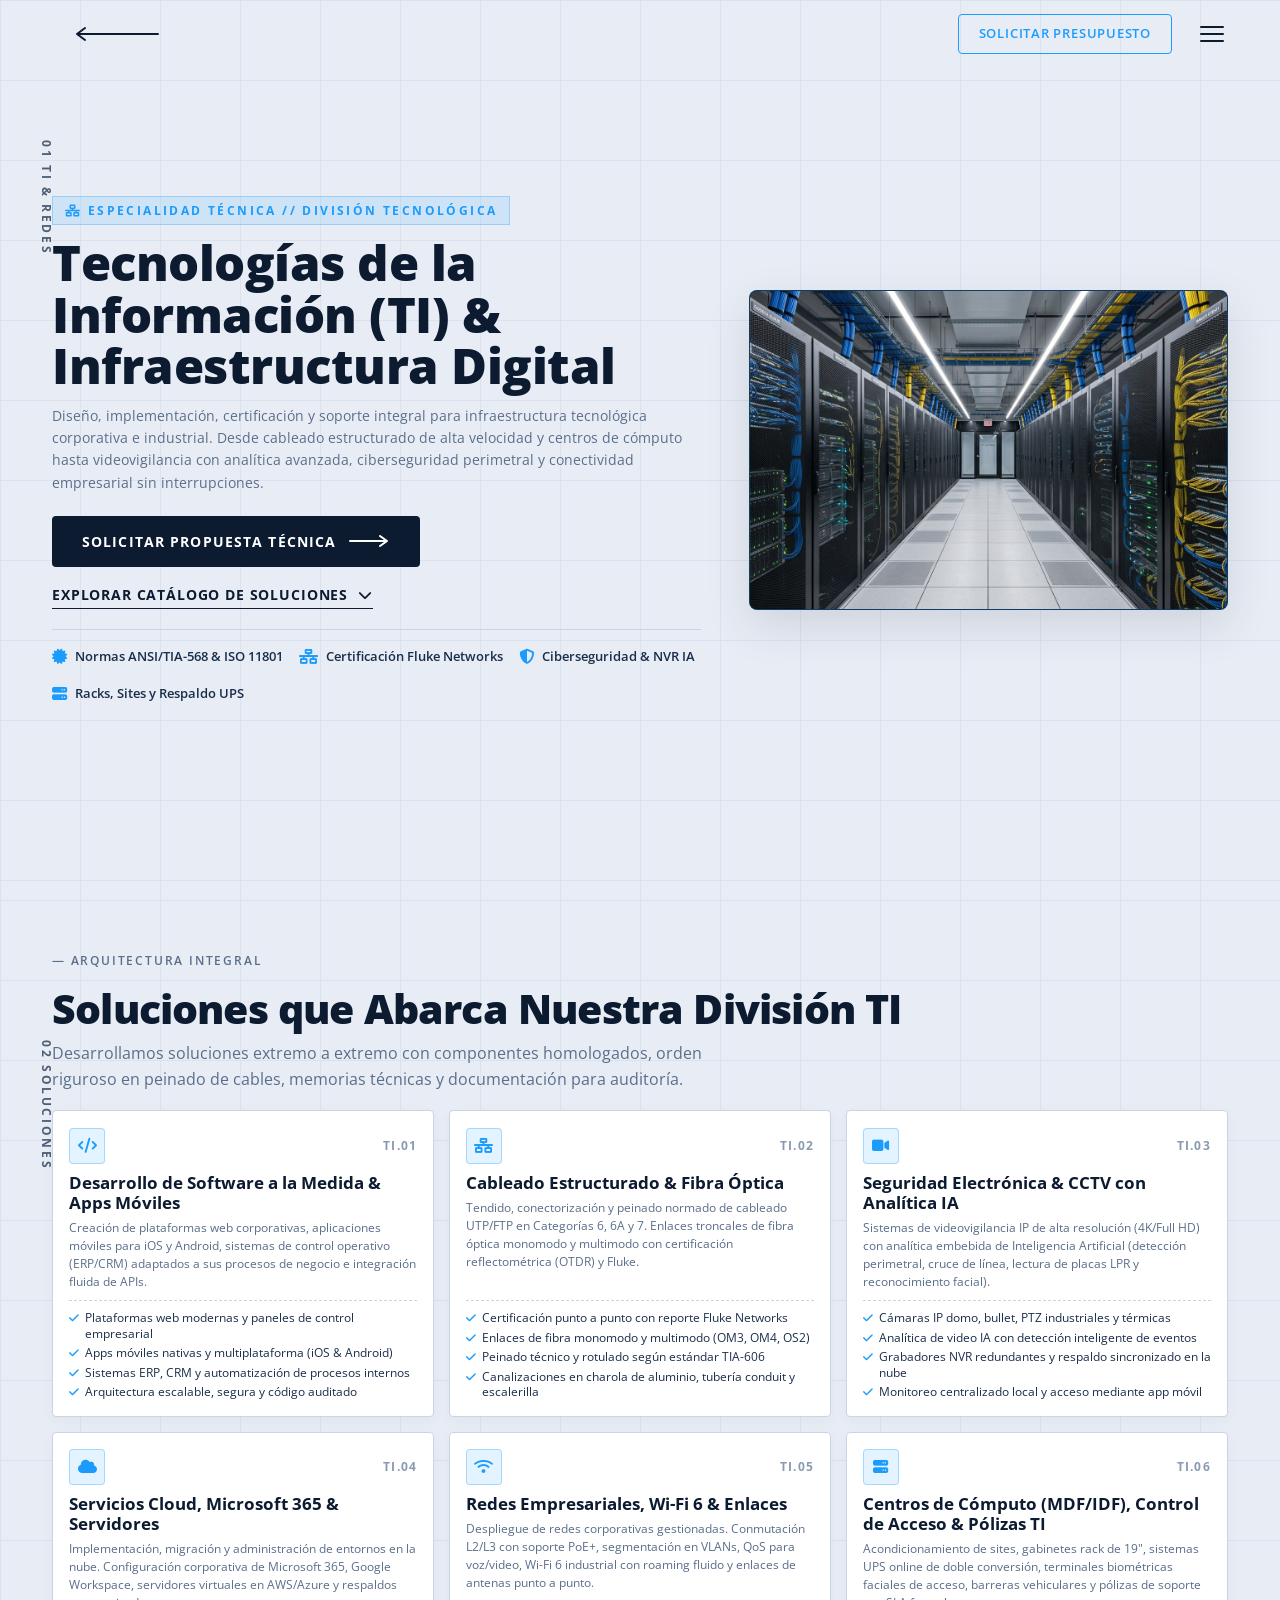
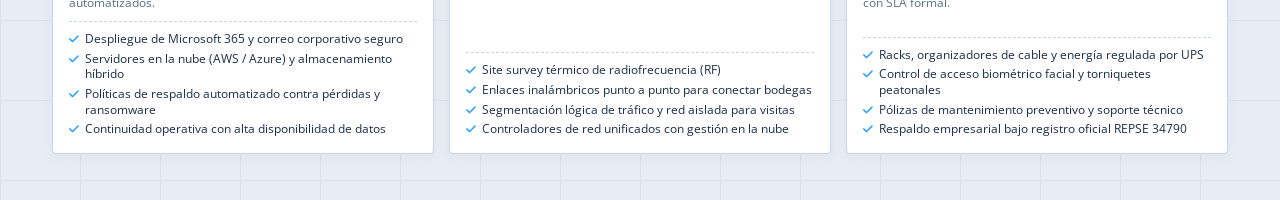
<file: servicio-ti.html>
﻿<!DOCTYPE html>
<html lang="es" class="html-page-service">
<head>
  <meta charset="UTF-8" />
  <meta name="viewport" content="width=device-width, initial-scale=1.0" />
  <meta name="description" content="Tecnologías de la Información (TI) por LEBAREF – Infraestructura de red, cableado estructurado, fibra óptica, CCTV, control de acceso, cuartos de telecomunicaciones y ciberseguridad." />
  <title>Tecnologías de la Información (TI) | LEBAREF</title>

  <!-- Favicon & Web App Icons -->
  <link rel="icon" type="image/x-icon" href="favicon.ico" />
  <link rel="icon" type="image/png" sizes="32x32" href="favicon-32x32.png" />
  <link rel="icon" type="image/png" sizes="16x16" href="favicon-16x16.png" />
  <link rel="apple-touch-icon" sizes="180x180" href="apple-touch-icon.png" />
  <link rel="manifest" href="site.webmanifest" />
  <meta name="theme-color" content="#0D1B30" />

  <!-- Google Fonts: Open Sans & Roboto -->
  <link rel="preconnect" href="https://fonts.googleapis.com">
  <link rel="preconnect" href="https://fonts.gstatic.com" crossorigin>
  <link href="https://fonts.googleapis.com/css2?family=Open+Sans:ital,wght@0,300..800;1,300..800&family=Roboto:ital,wght@0,100..900;1,100..900&display=swap" rel="stylesheet">

  <!-- Font Awesome -->
  <link rel="stylesheet" href="https://cdnjs.cloudflare.com/ajax/libs/font-awesome/6.5.0/css/all.min.css" />

  <link rel="stylesheet" href="styles.css?v=3.0" />
</head>
<body class="page-service page-service--ti">

  <!-- ======================================================
       NAVBAR – minimal transparent
  ====================================================== -->
  <header class="navbar" id="navbar">
    <div class="navbar__inner">
      <a href="index.html#servicios" class="navbar__back" aria-label="Volver a Especialidades" title="Volver a Especialidades">
        <svg class="navbar__back-arrow" viewBox="0 0 84 16" width="84" height="16" fill="none" xmlns="http://www.w3.org/2000/svg" aria-hidden="true">
          <path d="M83 8H2M2 8L10 2M2 8L10 14" stroke="currentColor" stroke-width="2" stroke-linecap="round" stroke-linejoin="round"/>
        </svg>
      </a>

      <!-- Desktop Nav -->
      <nav class="navbar__nav" id="nav-menu" aria-label="Menú principal">
        <ul class="navbar__list">
          <li><a href="index.html#inicio"     class="navbar__link" data-num="00">Inicio</a></li>
          <li><a href="index.html#servicios"  class="navbar__link active" data-num="01">Servicios</a></li>
          <li><a href="index.html#fortalezas" class="navbar__link" data-num="02">Fortalezas</a></li>
          <li><a href="index.html#clientes"   class="navbar__link" data-num="03">Clientes</a></li>
          <li><a href="#contacto"             class="navbar__link" data-num="04">Contacto</a></li>
        </ul>
      </nav>

      <!-- Right area -->
      <div class="navbar__right">
        <a href="#contacto" class="navbar__cta-link">Solicitar Presupuesto</a>
        <button class="hamburger" id="hamburger" aria-label="Abrir menú" aria-expanded="false">
          <span class="hamburger__bar"></span>
          <span class="hamburger__bar"></span>
          <span class="hamburger__bar"></span>
        </button>
      </div>

    </div>
  </header>

  <!-- Mobile Overlay -->
  <div class="mobile-overlay" id="mobile-overlay" aria-hidden="true"></div>


  <!-- ======================================================
       HERO – Blueprint Technical Header
  ====================================================== -->
  <section class="service-hero" id="hero" aria-label="Cabecera técnica del servicio">
    <div class="side-tag" aria-hidden="true">01 TI &amp; REDES</div>
    <div class="container">

      <div class="service-hero__grid">
        <div class="service-hero__header">
          <span class="service-hero__tag"><i class="fas fa-network-wired"></i> Especialidad Técnica // División Tecnológica</span>
          <h1 class="service-hero__title">Tecnologías de la Información (TI) &amp; Infraestructura Digital</h1>
          <p class="service-hero__desc">
            Diseño, implementación, certificación y soporte integral para infraestructura tecnológica corporativa e industrial. Desde cableado estructurado de alta velocidad y centros de cómputo hasta videovigilancia con analítica avanzada, ciberseguridad perimetral y conectividad empresarial sin interrupciones.
          </p>

          <div class="service-hero__actions">
            <a href="#contacto" class="btn-submit" style="display:inline-flex; width:auto; text-decoration:none; padding:12px 28px;">
              <span class="btn-text">Solicitar Propuesta Técnica</span>
              <svg class="btn-arrow-icon" viewBox="0 0 40 12" width="40" height="12" fill="none" xmlns="http://www.w3.org/2000/svg" aria-hidden="true">
                <path d="M1 6H38M31 1L38 6L31 11" stroke="currentColor" stroke-width="2" stroke-linecap="round" stroke-linejoin="round"/>
              </svg>
            </a>
            <a href="#soluciones" class="link-arrow" style="font-weight:700;">
              Explorar catálogo de soluciones <i class="fas fa-chevron-down"></i>
            </a>
          </div>

          <div class="service-badges" role="list">
            <div class="service-badge" role="listitem"><i class="fas fa-certificate"></i><span>Normas ANSI/TIA-568 &amp; ISO 11801</span></div>
            <div class="service-badge" role="listitem"><i class="fas fa-network-wired"></i><span>Certificación Fluke Networks</span></div>
            <div class="service-badge" role="listitem"><i class="fas fa-shield-alt"></i><span>Ciberseguridad &amp; NVR IA</span></div>
            <div class="service-badge" role="listitem"><i class="fas fa-server"></i><span>Racks, Sites y Respaldo UPS</span></div>
          </div>
        </div>

        <!-- Columna Derecha: Especialidad / Espacio de Imagen -->
        <div class="service-video-card" aria-label="Especialidad Tecnologías de la Información TI">
          <img
            src="project_ti.jpg"
            alt="Tecnologías de la Información TI LEBAREF"
            class="service-video-element"
            loading="lazy"
          />
        </div>
      </div>

    </div>
  </section>


  <!-- ======================================================
       SOLUCIONES TI INTEGRALES
  ====================================================== -->
  <section class="service-solutions" id="soluciones" aria-labelledby="soluciones-title">
    <div class="side-tag" aria-hidden="true">02 SOLUCIONES</div>
    <div class="container">
      <div class="section-top">
        <div>
          <span class="label">— Arquitectura Integral</span>
          <h2 class="h2" id="soluciones-title">Soluciones que Abarca Nuestra División TI</h2>
          <p style="color:var(--c-text-muted); max-width:700px; margin-top:8px;">
            Desarrollamos soluciones extremo a extremo con componentes homologados, orden riguroso en peinado de cables, memorias técnicas y documentación para auditoría.
          </p>
        </div>
      </div>

      <div class="solutions-grid">

        <!-- 1. Desarrollo de Software a la Medida -->
        <article class="solution-card">
          <div class="solution-card__header">
            <div class="solution-card__icon"><i class="fas fa-code"></i></div>
            <span class="solution-card__code">TI.01</span>
          </div>
          <h3 class="solution-card__title">Desarrollo de Software a la Medida &amp; Apps Móviles</h3>
          <p class="solution-card__text">
            Creación de plataformas web corporativas, aplicaciones móviles para iOS y Android, sistemas de control operativo (ERP/CRM) adaptados a sus procesos de negocio e integración fluida de APIs.
          </p>
          <ul class="solution-card__features">
            <li><i class="fas fa-check"></i> Plataformas web modernas y paneles de control empresarial</li>
            <li><i class="fas fa-check"></i> Apps móviles nativas y multiplataforma (iOS &amp; Android)</li>
            <li><i class="fas fa-check"></i> Sistemas ERP, CRM y automatización de procesos internos</li>
            <li><i class="fas fa-check"></i> Arquitectura escalable, segura y código auditado</li>
          </ul>
        </article>

        <!-- 2. Cableado & Fibra -->
        <article class="solution-card">
          <div class="solution-card__header">
            <div class="solution-card__icon"><i class="fas fa-network-wired"></i></div>
            <span class="solution-card__code">TI.02</span>
          </div>
          <h3 class="solution-card__title">Cableado Estructurado &amp; Fibra Óptica</h3>
          <p class="solution-card__text">
            Tendido, conectorización y peinado normado de cableado UTP/FTP en Categorías 6, 6A y 7. Enlaces troncales de fibra óptica monomodo y multimodo con certificación reflectométrica (OTDR) y Fluke.
          </p>
          <ul class="solution-card__features">
            <li><i class="fas fa-check"></i> Certificación punto a punto con reporte Fluke Networks</li>
            <li><i class="fas fa-check"></i> Enlaces de fibra monomodo y multimodo (OM3, OM4, OS2)</li>
            <li><i class="fas fa-check"></i> Peinado técnico y rotulado según estándar TIA-606</li>
            <li><i class="fas fa-check"></i> Canalizaciones en charola de aluminio, tubería conduit y escalerilla</li>
          </ul>
        </article>

        <!-- 3. Videovigilancia CCTV Inteligente -->
        <article class="solution-card">
          <div class="solution-card__header">
            <div class="solution-card__icon"><i class="fas fa-video"></i></div>
            <span class="solution-card__code">TI.03</span>
          </div>
          <h3 class="solution-card__title">Seguridad Electrónica &amp; CCTV con Analítica IA</h3>
          <p class="solution-card__text">
            Sistemas de videovigilancia IP de alta resolución (4K/Full HD) con analítica embebida de Inteligencia Artificial (detección perimetral, cruce de línea, lectura de placas LPR y reconocimiento facial).
          </p>
          <ul class="solution-card__features">
            <li><i class="fas fa-check"></i> Cámaras IP domo, bullet, PTZ industriales y térmicas</li>
            <li><i class="fas fa-check"></i> Analítica de video IA con detección inteligente de eventos</li>
            <li><i class="fas fa-check"></i> Grabadores NVR redundantes y respaldo sincronizado en la nube</li>
            <li><i class="fas fa-check"></i> Monitoreo centralizado local y acceso mediante app móvil</li>
          </ul>
        </article>

        <!-- 4. Servicios Cloud & Microsoft 365 -->
        <article class="solution-card">
          <div class="solution-card__header">
            <div class="solution-card__icon"><i class="fas fa-cloud"></i></div>
            <span class="solution-card__code">TI.04</span>
          </div>
          <h3 class="solution-card__title">Servicios Cloud, Microsoft 365 &amp; Servidores</h3>
          <p class="solution-card__text">
            Implementación, migración y administración de entornos en la nube. Configuración corporativa de Microsoft 365, Google Workspace, servidores virtuales en AWS/Azure y respaldos automatizados.
          </p>
          <ul class="solution-card__features">
            <li><i class="fas fa-check"></i> Despliegue de Microsoft 365 y correo corporativo seguro</li>
            <li><i class="fas fa-check"></i> Servidores en la nube (AWS / Azure) y almacenamiento híbrido</li>
            <li><i class="fas fa-check"></i> Políticas de respaldo automatizado contra pérdidas y ransomware</li>
            <li><i class="fas fa-check"></i> Continuidad operativa con alta disponibilidad de datos</li>
          </ul>
        </article>

        <!-- 5. Conectividad & Redes Wi-Fi 6 -->
        <article class="solution-card">
          <div class="solution-card__header">
            <div class="solution-card__icon"><i class="fas fa-wifi"></i></div>
            <span class="solution-card__code">TI.05</span>
          </div>
          <h3 class="solution-card__title">Redes Empresariales, Wi-Fi 6 &amp; Enlaces</h3>
          <p class="solution-card__text">
            Despliegue de redes corporativas gestionadas. Conmutación L2/L3 con soporte PoE+, segmentación en VLANs, QoS para voz/video, Wi-Fi 6 industrial con roaming fluido y enlaces de antenas punto a punto.
          </p>
          <ul class="solution-card__features">
            <li><i class="fas fa-check"></i> Site survey térmico de radiofrecuencia (RF)</li>
            <li><i class="fas fa-check"></i> Enlaces inalámbricos punto a punto para conectar bodegas</li>
            <li><i class="fas fa-check"></i> Segmentación lógica de tráfico y red aislada para visitas</li>
            <li><i class="fas fa-check"></i> Controladores de red unificados con gestión en la nube</li>
          </ul>
        </article>

        <!-- 6. Centros de Cómputo, Control de Acceso & Soporte -->
        <article class="solution-card">
          <div class="solution-card__header">
            <div class="solution-card__icon"><i class="fas fa-server"></i></div>
            <span class="solution-card__code">TI.06</span>
          </div>
          <h3 class="solution-card__title">Centros de Cómputo (MDF/IDF), Control de Acceso &amp; Pólizas TI</h3>
          <p class="solution-card__text">
            Acondicionamiento de sites, gabinetes rack de 19", sistemas UPS online de doble conversión, terminales biométricas faciales de acceso, barreras vehiculares y pólizas de soporte con SLA formal.
          </p>
          <ul class="solution-card__features">
            <li><i class="fas fa-check"></i> Racks, organizadores de cable y energía regulada por UPS</li>
            <li><i class="fas fa-check"></i> Control de acceso biométrico facial y torniquetes peatonales</li>
            <li><i class="fas fa-check"></i> Pólizas de mantenimiento preventivo y soporte técnico</li>
            <li><i class="fas fa-check"></i> Respaldo empresarial bajo registro oficial REPSE 34790</li>
          </ul>
        </article>

      </div>
    </div>
  </section>


 
  <!-- Back to top -->
  <button class="back-to-top" id="back-to-top" aria-label="Volver arriba" hidden>
    <i class="fas fa-chevron-up"></i>
  </button>

  <script src="main.js?v=3.0"></script>
</body>
</html>
</file>
<file: styles.css>
/* ============================================================
   LEBAREF – Blueprint Design System
   Inspirado en: Project Group (minimal, engineering, blueprint)

   Índice:
   1.  Variables / Design Tokens
   2.  Reset & Base
   3.  Tipografía
   4.  Layout & Container
   5.  Navbar
   6.  Hero – Blueprint full screen
   7.  Social Bar (floating vertical)
   8.  Scroll Indicator
   9.  About / Nosotros
   10. Estadísticas
   11. Servicios
   12. Proyectos / Carrusel
   13. Contacto
   14. Footer
   15. FAB & Back-to-top
   16. Animaciones
   17. Media Queries
============================================================ */


@import url('https://fonts.googleapis.com/css2?family=Open+Sans:ital,wght@0,300..800;1,300..800&family=Roboto:ital,wght@0,100..900;1,100..900&display=swap');

/* ============================================================
   1. VARIABLES / DESIGN TOKENS
============================================================ */
:root {
  /* Paleta – inspirada en imagen de referencia */
  --c-blueprint:   #E8EDF5;   /* Fondo tipo plano técnico */
  --c-blueprint-2: #DDE4F0;   /* Fondo alternativo más profundo */
  --c-grid-line:   #C8D4E8;   /* Líneas de cuadrícula blueprint */
  --c-navy:        #0D1B30;   /* Texto principal, navbar */
  --c-navy-mid:    #1A2E4A;   /* Subtítulos, elementos secundarios */
  --c-blue:        #1B9CFC;   /* Acento azul cielo (tuberías/estructuras) */
  --c-blue-dark:   #0E7CD8;   /* Hover del azul */
  --c-blue-light:  #5BBCFF;   /* Azul claro / resaltados */
  --c-blue-pale:   rgba(27,156,252,0.10);
  --c-gold:        #F5A623;   /* Amarillo dorado (tuberías industriales) */
  --c-gold-dark:   #D48A0F;
  --c-white:       #FFFFFF;
  --c-gray-100:    #F7F9FC;
  --c-gray-200:    #EDF1F8;
  --c-gray-500:    #8A99B0;
  --c-gray-700:    #3D4F6B;
  --c-text:        #0D1B30;
  --c-text-muted:  #5A6E8A;

  /* Tipografía Oficial: Open Sans & Roboto */
  --font:          'Open Sans', 'Roboto', -apple-system, BlinkMacSystemFont, 'Segoe UI', Helvetica, Arial, sans-serif;
  --font-cond:     'Open Sans', 'Roboto', -apple-system, BlinkMacSystemFont, 'Segoe UI', Helvetica, Arial, sans-serif;
  --font-open-sans: 'Open Sans', sans-serif;
  --font-roboto:   'Roboto', sans-serif;

  /* Espaciado de secciones */
  --section-py:    110px;
  --section-py-sm: 70px;

  /* Navbar */
  --nav-h: 68px;

  /* Radios */
  --r-sm:  4px;
  --r-md:  8px;
  --r-lg:  16px;

  /* Sombras */
  --shadow-sm: 0 2px 12px rgba(13,27,48,0.08);
  --shadow-md: 0 8px 32px rgba(13,27,48,0.12);
  --shadow-lg: 0 20px 60px rgba(13,27,48,0.16);
  --shadow-blue: 0 6px 24px rgba(27,156,252,0.30);

  /* Transiciones */
  --t-fast: 0.15s ease;
  --t-base: 0.25s ease;
  --t-slow: 0.45s cubic-bezier(0.4,0,0.2,1);
}


/* ============================================================
   2. RESET & BASE
============================================================ */
*, *::before, *::after { box-sizing: border-box; margin: 0; padding: 0; }

html {
  scroll-behavior: smooth;
  font-size: 16px;
  overflow-x: hidden;
  scrollbar-color: rgba(27, 156, 252, 0.45) var(--c-blueprint);
  scrollbar-width: thin;
}

/* Barra de desplazamiento estilo Blueprint Corporativo */
::-webkit-scrollbar {
  width: 6px;
  height: 6px;
}
::-webkit-scrollbar-track {
  background: var(--c-blueprint);
}
::-webkit-scrollbar-thumb {
  background: rgba(27, 156, 252, 0.45);
  border-radius: 4px;
}
::-webkit-scrollbar-thumb:hover {
  background: var(--c-blue);
}

/* Scroll snap estilo presentación full-page: obligatorio en desktop, proximidad magnética en móviles */
@media (min-width: 1025px) and (min-height: 720px) {
  html {
    scroll-snap-type: y mandatory;
    scroll-padding-top: 0;
  }
}
@media (max-width: 1024px) {
  html {
    scroll-snap-type: y proximity;
    scroll-padding-top: 0;
  }
}

body {
  font-family: var(--font);
  font-optical-sizing: auto;
  font-variation-settings: "wdth" 100;
  color: var(--c-text);
  background: var(--c-blueprint);
  line-height: 1.65;
  -webkit-font-smoothing: antialiased;
  overflow-x: hidden;
}

img    { display: block; max-width: 100%; height: auto; }
a      { text-decoration: none; color: inherit; }
ul, ol { list-style: none; }
button { cursor: pointer; border: none; background: none; font-family: inherit; }
input, select, textarea { font-family: inherit; }

:focus-visible {
  outline: 2px solid var(--c-blue);
  outline-offset: 3px;
  border-radius: var(--r-sm);
}


/* ============================================================
   3. TIPOGRAFÍA GLOBAL (Open Sans & Roboto Variable)
============================================================ */
.open-sans-variable,
[class*="open-sans-"] {
  font-family: "Open Sans", sans-serif;
  font-optical-sizing: auto;
  font-style: normal;
  font-variation-settings: "wdth" 100;
}

.roboto-variable,
[class*="roboto-"] {
  font-family: "Roboto", sans-serif;
  font-optical-sizing: auto;
  font-style: normal;
  font-variation-settings: "wdth" 100;
}

.h2 {
  font-family: var(--font);
  font-size: clamp(1.85rem, 3.2vw, 2.75rem);
  font-weight: 800;
  color: var(--c-navy);
  line-height: 1.15;
  letter-spacing: -0.02em;
}

.h2 em {
  font-style: normal;
  color: var(--c-blue);
}

/* Label / eyebrow text */
.label {
  display: inline-block;
  font-size: 0.75rem;
  font-weight: 600;
  letter-spacing: 0.15em;
  text-transform: uppercase;
  color: var(--c-text-muted);
  margin-bottom: 14px;
}

.label--blue { color: var(--c-blue); }

/* Arrow links */
.link-arrow {
  display: inline-flex;
  align-items: center;
  gap: 10px;
  font-size: 0.875rem;
  font-weight: 600;
  letter-spacing: 0.06em;
  text-transform: uppercase;
  color: var(--c-navy);
  border-bottom: 1px solid var(--c-navy);
  padding-bottom: 2px;
  transition: color var(--t-base), border-color var(--t-base), gap var(--t-fast);
}

.link-arrow i { transition: transform var(--t-base); }

.link-arrow:hover {
  color: var(--c-blue);
  border-color: var(--c-blue);
  gap: 16px;
}

.link-arrow--light {
  color: var(--c-white);
  border-color: rgba(255,255,255,0.5);
}

.link-arrow--light:hover {
  color: var(--c-blue-light);
  border-color: var(--c-blue-light);
}

/* Section-top layout (label+title | link) */
.section-top {
  display: flex;
  align-items: flex-end;
  justify-content: space-between;
  gap: 32px;
  margin-bottom: 56px;
}


/* ============================================================
   4. LAYOUT & CONTAINER
============================================================ */
.container {
  width: 100%;
  max-width: 1240px;
  margin-inline: auto;
  padding-inline: 32px;
}


/* ============================================================
   5. NAVBAR
============================================================ */
.navbar {
  position: fixed;
  top: 0; left: 0; right: 0;
  z-index: 1000;
  height: var(--nav-h);
  transition: background var(--t-base), box-shadow var(--t-base);
  background: transparent;
}

/* After scroll – 100% transparente sin barra superior rectangular */
.navbar--scrolled {
  background: transparent;
  backdrop-filter: none;
  -webkit-backdrop-filter: none;
  box-shadow: none;
}

.navbar__inner {
  position: relative;
  height: 100%;
  width: 100%;
  max-width: 100%;
  padding-inline: 48px;
  display: flex;
  align-items: center;
  justify-content: flex-end;
  gap: 24px;
}

/* Logo */
.navbar__logo {
  position: absolute;
  left: 48px;
  top: 12px;
  transform: none;
  display: flex;
  align-items: center;
  text-decoration: none;
  z-index: 10;
  transition: opacity var(--t-base), visibility var(--t-base);
}

.navbar__logo-img {
  height: 100px;
  width: 150px;
  object-fit: contain;
  display: block;
  filter: drop-shadow(0 2px 8px rgba(13,27,48,0.22));
  transition: opacity var(--t-base);
}

.navbar__logo-img:hover {
  opacity: 0.85;
}

/* Al hacer scroll – ocultar el logo completamente */
.navbar--scrolled .navbar__logo {
  opacity: 0;
  visibility: hidden;
  pointer-events: none;
}

/* Ocultar el logo cuando el menú está abierto */
.navbar.menu-is-open .navbar__logo,
.navbar:has(.navbar__nav.is-open) .navbar__logo {
  opacity: 0 !important;
  visibility: hidden !important;
  pointer-events: none !important;
}

.navbar.menu-is-open {
  z-index: 99999 !important;
}

/* Al hacer scroll – ocultar links horizontales del centro si los hubiera */
.navbar--scrolled .navbar__list {
  display: none;
}

/* ── Menú a Pantalla Completa (Full Screen Overlay) estilo Blueprint LEBAREF (Mismo en todas las secciones) ── */
.navbar__nav,
.navbar--scrolled .navbar__nav {
  position: fixed !important;
  inset: 0 !important;
  width: 100vw !important;
  height: 100svh !important;
  height: 100dvh !important;
  background: var(--c-blueprint) !important;
  background-image:
    linear-gradient(var(--c-grid-line) 1px, transparent 1px),
    linear-gradient(90deg, var(--c-grid-line) 1px, transparent 1px) !important;
  background-size: 50px 50px !important;
  z-index: 99999 !important;
  display: flex !important;
  flex-direction: column !important;
  align-items: center !important;
  justify-content: center !important;
  padding: 24px !important;
  opacity: 0 !important;
  visibility: hidden !important;
  transition: opacity var(--t-slow), visibility var(--t-slow) !important;
  border: none !important;
  box-shadow: none !important;
  right: 0 !important;
  top: 0 !important;
  bottom: 0 !important;
  left: 0 !important;
}

.navbar__nav.is-open,
.navbar--scrolled .navbar__nav.is-open {
  opacity: 1 !important;
  visibility: visible !important;
  pointer-events: auto !important;
}

.navbar__nav.is-open .navbar__list,
.navbar--scrolled .navbar__nav.is-open .navbar__list,
.navbar__nav .navbar__list {
  display: flex !important;
  flex-direction: column !important;
  align-items: flex-start !important;
  justify-content: center !important;
  gap: clamp(14px, 2.8vh, 24px) !important;
  width: auto !important;
  max-width: 340px !important;
  margin: 0 auto !important;
  list-style: none !important;
  padding: 0 !important;
}

.navbar__nav.is-open .navbar__link,
.navbar--scrolled .navbar__nav.is-open .navbar__link,
.navbar__nav .navbar__link {
  font-family: var(--font-cond) !important;
  font-size: clamp(2rem, 5.5vw, 3.5rem) !important;
  font-weight: 800 !important;
  letter-spacing: 0.08em !important;
  text-transform: uppercase !important;
  color: var(--c-navy) !important;
  border: none !important;
  padding: 4px 0 !important;
  transition: color var(--t-fast), transform var(--t-fast) !important;
  display: flex !important;
  align-items: center !important;
  gap: 18px !important;
  text-decoration: none !important;
}

.navbar__nav .navbar__link::before {
  content: attr(data-num) !important;
  font-size: 1.1rem !important;
  font-weight: 700 !important;
  color: var(--c-blue) !important;
  letter-spacing: 0.15em !important;
}

.navbar__nav .navbar__link::after {
  display: none !important;
}

.navbar__nav .navbar__link:hover,
.navbar__nav .navbar__link:active {
  color: var(--c-blue) !important;
  transform: translateX(10px) !important;
}

.hamburger.is-open .hamburger__bar {
  background: var(--c-navy);
}

.mobile-overlay {
  display: none !important;
  pointer-events: none !important;
}

/* Nav links */
.navbar__list {
  display: flex;
  align-items: center;
  gap: 0;
}

.navbar__link {
  font-size: 0.8125rem;
  font-weight: 500;
  letter-spacing: 0.05em;
  color: var(--c-navy-mid);
  padding: 6px 16px;
  position: relative;
  transition: color var(--t-fast);
}

.navbar__link::after {
  content: '';
  position: absolute;
  bottom: -4px;
  left: 16px;
  right: 16px;
  height: 1.5px;
  background: var(--c-blue);
  transform: scaleX(0);
  transition: transform var(--t-base);
  transform-origin: left;
}

.navbar__link:hover,
.navbar__link.active {
  color: var(--c-blue);
}

.navbar__link:hover::after,
.navbar__link.active::after {
  transform: scaleX(1);
}

/* CTA link (desktop right) */
.navbar__cta-link {
  font-size: 0.8125rem;
  font-weight: 600;
  letter-spacing: 0.06em;
  text-transform: uppercase;
  color: var(--c-blue);
  border: 1px solid var(--c-blue);
  padding: 8px 20px;
  border-radius: var(--r-sm);
  transition: all var(--t-base);
  white-space: nowrap;
}

.navbar__cta-link:hover {
  background: var(--c-blue);
  color: var(--c-white);
  box-shadow: var(--shadow-blue);
}

/* Right cluster */
.navbar__right {
  display: flex;
  align-items: center;
  gap: 20px;
}

/* Hamburger */
.hamburger {
  display: flex;
  flex-direction: column;
  justify-content: center;
  align-items: center;
  gap: 5px;
  width: 40px;
  height: 40px;
  padding: 6px;
  position: relative;
  z-index: 1001;
}

.hamburger__bar {
  display: block;
  width: 24px;
  height: 2px;
  background: var(--c-navy);
  transition: transform var(--t-base), opacity var(--t-base);
  transform-origin: center;
  border-radius: 1px;
}

.hamburger.is-open .hamburger__bar:nth-child(1) { transform: translateY(7px) rotate(45deg); }
.hamburger.is-open .hamburger__bar:nth-child(2) { opacity: 0; }
.hamburger.is-open .hamburger__bar:nth-child(3) { transform: translateY(-7px) rotate(-45deg); }

/* Mobile nav panel */
.mobile-overlay {
  display: none;
  position: fixed;
  inset: 0;
  background: rgba(13,27,48,0.45);
  z-index: 998;
  opacity: 0;
  transition: opacity var(--t-base);
  backdrop-filter: blur(3px);
}

.mobile-overlay.is-open { opacity: 1; }


/* ============================================================
   6. HERO – Blueprint full screen
============================================================ */
.hero {
  position: relative;
  width: 100%;
  height: 100vh;
  min-height: 100vh;
  max-height: 100vh;
  scroll-snap-align: start;
  scroll-snap-stop: always;
  overflow: hidden;
  background: var(--c-blueprint);
}

/* Blueprint dot-grid background pattern */
.hero__blueprint-bg {
  position: absolute;
  inset: 0;
  z-index: 0;
  /* Blueprint grid lines */
  background-image:
    linear-gradient(var(--c-grid-line) 1px, transparent 1px),
    linear-gradient(90deg, var(--c-grid-line) 1px, transparent 1px),
    linear-gradient(rgba(200,212,232,0.4) 1px, transparent 1px),
    linear-gradient(90deg, rgba(200,212,232,0.4) 1px, transparent 1px);
  background-size:
    80px 80px,
    80px 80px,
    16px 16px,
    16px 16px;
  background-position:
    -1px -1px,
    -1px -1px,
    -1px -1px,
    -1px -1px;
}

/* ── Native Local Video background ── */
.hero__video-wrap {
  position: absolute;
  inset: 0;
  z-index: 1;
  overflow: hidden;
  pointer-events: none;
}

.hero__video-element {
  position: absolute;
  top: 50%;
  left: 50%;
  transform: translate(-50%, -50%);
  width: 100%;
  height: 100%;
  object-fit: cover;
  pointer-events: none;
  background: #0A1424;
}

/* Sin overlay – video 100% directo, sin ningún filtro */
.hero__video-overlay {
  position: absolute;
  inset: 0;
  z-index: 2;
  background: transparent;
  /* Sigue bloqueando interacción con el iframe (oculta controles de YouTube) */
  pointer-events: auto;
}

/* Sin fade superior – completamente transparente */
.hero__fade-top {
  display: none;
}

/* About link – bottom left */
.hero__about-link {
  position: absolute;
  bottom: 48px;
  left: 48px;
  z-index: 6;
  display: inline-flex;
  align-items: center;
  gap: 12px;
  font-size: 0.8125rem;
  font-weight: 600;
  letter-spacing: 0.08em;
  text-transform: uppercase;
  color: var(--c-navy);
  background: rgba(232,237,245,0.80);
  backdrop-filter: blur(8px);
  padding: 10px 20px 10px 16px;
  border-left: 2px solid var(--c-blue);
  transition: all var(--t-base);
}

.hero__about-link i { transition: transform var(--t-base); }

.hero__about-link:hover {
  background: rgba(232,237,245,0.95);
  gap: 20px;
}

.hero__about-link:hover i { transform: translateX(4px); }


/* ============================================================
   7. FLOATING SOCIAL BAR (right edge)
============================================================ */
.social-bar {
  position: absolute;
  right: 20px;
  top: 50%;
  transform: translateY(-50%);
  z-index: 6;
  display: flex;
  flex-direction: column;
  gap: 6px;
}

.social-bar__link {
  width: 36px;
  height: 36px;
  display: flex;
  align-items: center;
  justify-content: center;
  font-size: 0.8rem;
  color: var(--c-navy-mid);
  background: rgba(232,237,245,0.70);
  backdrop-filter: blur(6px);
  border: 1px solid rgba(13,27,48,0.12);
  border-radius: var(--r-sm);
  transition: all var(--t-base);
}

.social-bar__link:hover {
  background: var(--c-blue);
  color: var(--c-white);
  border-color: var(--c-blue);
  transform: scale(1.1);
}


/* ============================================================
   8. SCROLL INDICATOR (bottom-right)
============================================================ */
.scroll-indicator {
  position: absolute;
  bottom: 40px;
  right: 24px;
  z-index: 6;
  display: flex;
  flex-direction: column;
  align-items: center;
  gap: 8px;
  text-decoration: none;
  transition: opacity var(--t-base);
}

.scroll-indicator:hover { opacity: 0.7; }

.scroll-indicator__text {
  font-size: 0.6875rem;
  font-weight: 600;
  letter-spacing: 0.18em;
  text-transform: uppercase;
  color: var(--c-navy-mid);
  writing-mode: vertical-rl;
  text-orientation: mixed;
}

.scroll-indicator__line {
  width: 1px;
  height: 48px;
  background: linear-gradient(to bottom, var(--c-blue), transparent);
  animation: scrollLine 1.8s ease infinite;
}

@keyframes scrollLine {
  0%   { transform: scaleY(0); transform-origin: top; opacity: 1; }
  60%  { transform: scaleY(1); transform-origin: top; opacity: 1; }
  100% { transform: scaleY(1); transform-origin: top; opacity: 0; }
}


/* ============================================================
   9. ABOUT / NOSOTROS
============================================================ */
.about {
  height: 100vh;
  min-height: 100vh;
  max-height: 100vh;
  scroll-snap-align: start;
  scroll-snap-stop: always;
  display: flex;
  flex-direction: column;
  justify-content: center;
  padding-block: clamp(30px, 4vh, 70px);
  background: #E8EDF5;
  position: relative;
  overflow: hidden;
}

.about::before {
  content: '';
  position: absolute;
  inset: 0;
  background-image:
    linear-gradient(var(--c-grid-line) 1px, transparent 1px),
    linear-gradient(90deg, var(--c-grid-line) 1px, transparent 1px);
  background-size: 80px 80px;
  pointer-events: none;
  opacity: 0.4;
}

.about .container { position: relative; z-index: 1; }



.about__grid {
  display: grid;
  grid-template-columns: 1fr 1.1fr;
  gap: 80px;
  align-items: start;
  margin-bottom: 72px;
}

.about__left .h2 { margin-top: 8px; }

.about__text {
  font-size: 1.0625rem;
  color: var(--c-text-muted);
  line-height: 1.75;
  margin-bottom: 28px;
}


/* ============================================================
   10. ESTADÍSTICAS
============================================================ */
.stats-bar {
  display: grid;
  grid-template-columns: repeat(4, 1fr);
  border-top: 1px solid var(--c-grid-line);
  padding-top: 48px;
  position: relative;
}

.stat {
  padding: 0 32px 0 0;
  position: relative;
}

/* Vertical divider */
.stat__divider {
  position: absolute;
  right: 0;
  top: 0;
  bottom: 0;
  width: 1px;
  background: var(--c-grid-line);
}

.stat__number {
  font-family: var(--font-cond);
  font-size: clamp(2.5rem, 4vw, 3.75rem);
  font-weight: 800;
  color: var(--c-blue);
  line-height: 1;
  margin-bottom: 10px;
  letter-spacing: -0.02em;
}

.stat__label {
  font-size: 0.8125rem;
  font-weight: 500;
  color: var(--c-text-muted);
  letter-spacing: 0.04em;
  text-transform: uppercase;
  line-height: 1.4;
}


/* ============================================================
   11. SERVICIOS – Project Group Style (Gris Claro)
============================================================ */
.services {
  height: 100vh;
  min-height: 100vh;
  max-height: 100vh;
  scroll-snap-align: start;
  scroll-snap-stop: always;
  display: flex;
  flex-direction: column;
  justify-content: center;
  padding-block: 0;
  background: #E8EDF5;
  position: relative;
  overflow: hidden;
}

/* Blueprint grid overlay background */
.services::before {
  content: '';
  position: absolute;
  inset: 0;
  background-image:
    linear-gradient(var(--c-grid-line) 1px, transparent 1px),
    linear-gradient(90deg, var(--c-grid-line) 1px, transparent 1px);
  background-size: 80px 80px;
  pointer-events: none;
  opacity: 0.4;
}

/* Side tag vertical on top left */
.side-tag {
  position: absolute;
  top: 60px;
  left: 36px;
  z-index: 10;
  font-family: var(--font-cond);
  font-size: 0.75rem;
  font-weight: 700;
  letter-spacing: 0.22em;
  text-transform: uppercase;
  color: var(--c-navy-mid);
  writing-mode: vertical-rl;
  text-orientation: mixed;
  opacity: 0.75;
}

.side-tag--hero {
  color: var(--c-navy);
  top: 140px;
}

.side-tag--light {
  color: rgba(255, 255, 255, 0.65);
}

.services .container--services {
  position: relative;
  z-index: 1;
  max-width: 1240px;
  width: 90%;
  height: calc(100vh - 120px);
  margin: 0 auto;
  display: flex;
  flex-direction: column;
  align-items: center;
  justify-content: center;
}

.services-grid--projectgroup {
  width: 100%;
  height: 100%;
  display: grid;
  grid-template-columns: repeat(3, 1fr);
  grid-template-rows: repeat(2, 1fr);
  gap: 1px;
  background: var(--c-grid-line);
  border: 1px solid var(--c-grid-line);
}

/* 6 Tiles minimalistas tipo Blueprint con Hover GIF Reveal Lujoso (Completamente quietos) */
.svc-tile {
  background: #E8EDF5;
  display: flex;
  flex-direction: column;
  align-items: center;
  justify-content: center;
  text-align: center;
  padding: 36px 28px;
  transition: opacity 0.5s ease,
              filter 0.5s ease,
              box-shadow 0.4s ease,
              background 0.4s ease;
  cursor: pointer;
  position: relative;
  overflow: hidden;
  text-decoration: none;
  color: var(--c-navy);
}

/* Efecto de lujo: Al posarse sobre un recuadro con el mouse, desenfoca y atenúa suavemente los demás */
@media (hover: hover) and (pointer: fine) {
  .services-grid--projectgroup:has(.svc-tile:hover) .svc-tile:not(:hover),
  .services-grid--projectgroup:has(.svc-tile:focus-visible) .svc-tile:not(:focus-visible) {
    opacity: 0.35;
    filter: blur(3.5px) grayscale(20%);
  }
}

/* Capa de fondo para el GIF del servicio */
.svc-tile__bg {
  position: absolute;
  inset: 0;
  width: 100%;
  height: 100%;
  opacity: 0;
  visibility: hidden;
  transition: opacity 0.5s ease, visibility 0.5s;
  pointer-events: none;
  z-index: 1;
}

.svc-tile__media {
  width: 100%;
  height: 100%;
  object-fit: cover;
  display: block;
}

/* Degradado corporativo Lebaref sobre el GIF para mantener la esencia y legibilidad */
.svc-tile__overlay {
  position: absolute;
  inset: 0;
  background: linear-gradient(
    135deg,
    rgba(13, 27, 48, 0.88) 0%,
    rgba(13, 27, 48, 0.72) 55%,
    rgba(27, 156, 252, 0.55) 100%
  );
  backdrop-filter: blur(0.5px);
  transition: background 0.4s ease;
}

.svc-tile:hover,
.svc-tile:focus-visible {
  box-shadow: inset 0 0 0 2px var(--c-blue);
  z-index: 10;
  opacity: 1 !important;
  filter: none !important;
}

.svc-tile:hover .svc-tile__bg,
.svc-tile:focus-visible .svc-tile__bg {
  opacity: 1;
  visibility: visible;
}

.svc-tile__num {
  position: absolute;
  top: 18px;
  left: 20px;
  font-family: var(--font-cond);
  font-size: 0.8rem;
  font-weight: 700;
  color: var(--c-blue);
  letter-spacing: 0.12em;
  opacity: 0.65;
  transition: all 0.35s ease;
  z-index: 2;
}

.svc-tile:hover .svc-tile__num,
.svc-tile:focus-visible .svc-tile__num {
  color: var(--c-blue-light);
  opacity: 1;
  text-shadow: 0 0 10px rgba(91, 188, 255, 0.6);
}

.svc-tile__content {
  display: flex;
  flex-direction: column;
  align-items: center;
  gap: 10px;
  position: relative;
  z-index: 2;
}

.svc-tile__title {
  font-family: var(--font-cond);
  font-size: clamp(1.15rem, 1.8vw, 1.45rem);
  font-weight: 700;
  color: var(--c-navy);
  letter-spacing: 0.02em;
  line-height: 1.3;
  margin: 0;
  transition: color 0.35s ease, text-shadow 0.35s ease;
}

.svc-tile:hover .svc-tile__title,
.svc-tile:focus-visible .svc-tile__title {
  color: #FFFFFF;
  text-shadow: 0 2px 12px rgba(0, 0, 0, 0.7);
}

.svc-tile__arrow {
  display: inline-flex;
  align-items: center;
  gap: 6px;
  font-size: 0.75rem;
  font-weight: 600;
  letter-spacing: 0.1em;
  text-transform: uppercase;
  color: var(--c-blue);
  opacity: 0;
  transition: opacity 0.35s ease, color 0.35s ease;
}

.svc-tile:hover .svc-tile__arrow,
.svc-tile:focus-visible .svc-tile__arrow {
  opacity: 1;
  color: var(--c-blue-light);
  text-shadow: 0 0 10px rgba(91, 188, 255, 0.6);
}

/* Blue left border reveal on hover */
.svc-card::before {
  content: '';
  position: absolute;
  left: 0; top: 0; bottom: 0;
  width: 3px;
  background: var(--c-blue);
  transform: scaleY(0);
  transform-origin: bottom;
  transition: transform var(--t-slow);
}

/* Gold accent top on hover */
.svc-card::after {
  content: '';
  position: absolute;
  top: 0; left: 0; right: 0;
  height: 2px;
  background: var(--c-gold);
  transform: scaleX(0);
  transform-origin: left;
  transition: transform var(--t-slow);
}

.svc-card:hover,
.svc-card:focus-within {
  background: var(--c-gray-100);
}

.svc-card:hover::before,
.svc-card:focus-within::before { transform: scaleY(1); }

.svc-card:hover::after,
.svc-card:focus-within::after { transform: scaleX(1); }

/* Number */
.svc-card__num {
  font-family: var(--font-cond);
  font-size: 0.6875rem;
  font-weight: 700;
  letter-spacing: 0.14em;
  color: var(--c-blue);
  opacity: 0.6;
}

/* Icon */
.svc-card__icon {
  font-size: 1.625rem;
  color: var(--c-blue);
  transition: transform var(--t-base), color var(--t-base);
  width: fit-content;
}

.svc-card:hover .svc-card__icon {
  color: var(--c-gold);
  transform: scale(1.1);
}

.svc-card__title {
  font-family: var(--font-cond);
  font-size: 1.1875rem;
  font-weight: 700;
  color: var(--c-navy);
  letter-spacing: 0.01em;
  line-height: 1.2;
}

.svc-card__desc {
  font-size: 0.9rem;
  color: var(--c-text-muted);
  line-height: 1.65;
  flex: 1;
}

.svc-card__line {
  height: 1px;
  background: var(--c-grid-line);
  margin-top: auto;
}

.svc-card:hover .svc-card__line {
  background: rgba(27,156,252,0.25);
}


/* ============================================================
   12. PROYECTOS / CARRUSEL
============================================================ */
.projects {
  height: 100vh;
  min-height: 100vh;
  max-height: 100vh;
  scroll-snap-align: start;
  scroll-snap-stop: always;
  display: flex;
  flex-direction: column;
  justify-content: center;
  padding-block: clamp(30px, 4vh, 70px);
  background: #E8EDF5;
  position: relative;
  overflow: hidden;
}

/* Blueprint grid background */
.projects::before {
  content: '';
  position: absolute;
  inset: 0;
  background-image:
    linear-gradient(var(--c-grid-line) 1px, transparent 1px),
    linear-gradient(90deg, var(--c-grid-line) 1px, transparent 1px);
  background-size: 80px 80px;
  pointer-events: none;
  opacity: 0.4;
}

.projects .container { position: relative; z-index: 1; }

.projects .section-top .label { color: var(--c-blue); }
.projects .section-top .h2   { color: var(--c-navy); }

/* Carousel */
.carousel {
  position: relative;
}

.carousel__track {
  display: grid;
  grid-template-columns: repeat(4, 1fr);
  gap: 24px;
  transition: transform var(--t-slow);
}

/* Individual slide */
.carousel__slide {
  display: flex;
  flex-direction: column;
  gap: 0;
  background: #FFFFFF;
  border: 1px solid var(--c-grid-line);
  border-radius: var(--r-md);
  overflow: hidden;
  transition: all var(--t-slow);
}

.carousel__slide:hover {
  background: #FFFFFF;
  border-color: var(--c-blue);
  transform: translateY(-6px);
  box-shadow: 0 16px 40px rgba(13, 27, 48, 0.12);
}

.carousel__img-wrap {
  aspect-ratio: 4/3;
  overflow: hidden;
}

.carousel__img-wrap img {
  width: 100%;
  height: 100%;
  object-fit: cover;
  transition: transform 0.6s cubic-bezier(0.25,0.46,0.45,0.94);
  filter: brightness(0.95);
}

.carousel__slide:hover .carousel__img-wrap img {
  transform: scale(1.05);
  filter: brightness(1);
}

.carousel__info {
  padding: 24px 20px;
  display: flex;
  flex-direction: column;
  gap: 10px;
}

.carousel__cat {
  font-size: 0.6875rem;
  font-weight: 700;
  letter-spacing: 0.14em;
  text-transform: uppercase;
  color: var(--c-blue);
}

.carousel__title {
  font-family: var(--font-cond);
  font-size: 1.0625rem;
  font-weight: 700;
  color: var(--c-navy);
  line-height: 1.25;
}

.carousel__desc {
  font-size: 0.8125rem;
  color: var(--c-text-muted);
  line-height: 1.55;
}

/* Controls row */
.carousel__controls {
  display: flex;
  align-items: center;
  justify-content: center;
  gap: 20px;
  margin-top: 40px;
}

.carousel__btn {
  width: 46px;
  height: 46px;
  border-radius: 50%;
  border: 1px solid rgba(255,255,255,0.20);
  color: rgba(255,255,255,0.70);
  font-size: 0.875rem;
  display: flex;
  align-items: center;
  justify-content: center;
  transition: all var(--t-base);
  cursor: pointer;
  background: rgba(255,255,255,0.05);
}

.carousel__btn:hover {
  background: var(--c-blue);
  border-color: var(--c-blue);
  color: var(--c-white);
  box-shadow: var(--shadow-blue);
}

.carousel__dots {
  display: flex;
  gap: 8px;
  align-items: center;
}

.carousel__dot {
  width: 6px;
  height: 6px;
  border-radius: 9999px;
  background: rgba(255,255,255,0.25);
  border: none;
  cursor: pointer;
  transition: all var(--t-base);
  padding: 0;
}

.carousel__dot.is-active {
  background: var(--c-blue);
  width: 24px;
}


/* ============================================================
   13. CONTACTO
============================================================ */
.contact {
 height: auto;
 min-height: 100vh;
 max-height: none;
 scroll-snap-align: none;
 scroll-snap-stop: normal;
 display: flex;
 flex-direction: column;
 justify-content: center;
 padding-block: clamp(30px, 4vh, 70px);
 background: #E8EDF5;
 position: relative;
 overflow: visible; 
 
}

/* Blueprint grid watermark */
.contact__blueprint-bg {
  position: absolute;
  inset: 0;
  background-image:
    linear-gradient(var(--c-grid-line) 1px, transparent 1px),
    linear-gradient(90deg, var(--c-grid-line) 1px, transparent 1px);
  background-size: 80px 80px;
  opacity: 0.4;
  pointer-events: none;
}

.contact .container { position: relative; z-index: 1; }

.contact__grid {
  display: grid;
  grid-template-columns: 1fr 1.3fr;
  gap: 80px;
  align-items: start;
}

.contact__desc {
  font-size: 1rem;
  color: var(--c-text-muted);
  line-height: 1.7;
  margin-top: 16px;
  margin-bottom: 36px;
}

.contact__list {
  display: flex;
  flex-direction: column;
  gap: 20px;
}

.contact__item {
  display: flex;
  align-items: flex-start;
  gap: 14px;
  font-size: 0.9375rem;
  color: var(--c-text-muted);
  line-height: 1.55;
}

.contact__item i {
  color: var(--c-blue);
  font-size: 0.875rem;
  margin-top: 3px;
  width: 14px;
  flex-shrink: 0;
}

.contact__item a {
  color: var(--c-text-muted);
  transition: color var(--t-fast);
}
.contact__item a:hover { color: var(--c-blue); }

/* Decorative accent bars */
.contact__accent-bar {
  display: flex;
  gap: 6px;
  margin-top: 40px;
}
.contact__accent-bar span {
  height: 3px;
  border-radius: 2px;
}
.contact__accent-bar span:nth-child(1) { width: 40px; background: var(--c-blue); }
.contact__accent-bar span:nth-child(2) { width: 20px; background: var(--c-gold); }
.contact__accent-bar span:nth-child(3) { width: 10px; background: var(--c-grid-line); }

/* Form */
.contact__form {
  background: var(--c-blueprint);
  border: 1px solid var(--c-grid-line);
  border-radius: var(--r-lg);
  padding: 44px 40px;
  display: flex;
  flex-direction: column;
  gap: 20px;
}

.form-row {
  display: grid;
  grid-template-columns: 1fr 1fr;
  gap: 20px;
}

.form-group {
  display: flex;
  flex-direction: column;
  gap: 8px;
}

.form-label {
  font-size: 0.75rem;
  font-weight: 700;
  letter-spacing: 0.08em;
  text-transform: uppercase;
  color: var(--c-navy-mid);
}

.form-input {
  width: 100%;
  padding: 12px 16px;
  background: var(--c-white);
  border: 1px solid var(--c-grid-line);
  border-radius: var(--r-sm);
  color: var(--c-text);
  font-size: 0.9375rem;
  transition: border-color var(--t-fast), box-shadow var(--t-fast);
  font-family: inherit;
  -webkit-appearance: none;
}

.form-input::placeholder { color: var(--c-gray-500); }

.form-input:focus {
  outline: none;
  border-color: var(--c-blue);
  box-shadow: 0 0 0 3px rgba(27,156,252,0.15);
}

.form-input.has-error {
  border-color: #E53E3E;
  box-shadow: 0 0 0 3px rgba(229,62,62,0.12);
}

.form-select {
  cursor: pointer;
  background-image: url("data:image/svg+xml,%3Csvg xmlns='http://www.w3.org/2000/svg' width='12' height='8' viewBox='0 0 12 8'%3E%3Cpath d='M1 1l5 5 5-5' stroke='%235A6E8A' stroke-width='1.5' fill='none' stroke-linecap='round'/%3E%3C/svg%3E");
  background-repeat: no-repeat;
  background-position: right 14px center;
  padding-right: 40px;
}

.form-textarea { resize: vertical; min-height: 110px; }

.form-error {
  font-size: 0.75rem;
  color: #E53E3E;
  min-height: 1em;
}

/* Submit button */
.btn-submit {
  display: inline-flex;
  align-items: center;
  justify-content: center;
  gap: 12px;
  width: 100%;
  padding: 15px 32px;
  background: var(--c-navy);
  color: var(--c-white);
  font-family: var(--font);
  font-size: 0.875rem;
  font-weight: 700;
  letter-spacing: 0.08em;
  text-transform: uppercase;
  border-radius: var(--r-sm);
  border: 2px solid var(--c-navy);
  transition: all var(--t-base);
  cursor: pointer;
  position: relative;
  overflow: hidden;
}

.btn-submit::after {
  content: '';
  position: absolute;
  inset: 0;
  background: var(--c-blue);
  transform: scaleX(0);
  transform-origin: left;
  transition: transform var(--t-slow);
  z-index: 0;
}

.btn-submit:hover::after { transform: scaleX(1); }
.btn-submit > * { position: relative; z-index: 1; }

.btn-submit:hover {
  border-color: var(--c-blue);
  box-shadow: var(--shadow-blue);
}

.btn-arrow-icon {
  width: 42px;
  height: 12px;
  display: inline-block;
  vertical-align: middle;
  flex-shrink: 0;
  color: currentColor;
  transition: transform var(--t-fast);
}

.btn-submit:hover .btn-arrow-icon {
  transform: translateX(6px);
}

.form-success {
  display: flex;
  align-items: center;
  gap: 10px;
  background: rgba(27,156,252,0.10);
  border: 1px solid rgba(27,156,252,0.30);
  border-radius: var(--r-sm);
  padding: 14px 18px;
  color: var(--c-blue-dark);
  font-weight: 600;
  font-size: 0.9rem;
}

.form-success i { color: var(--c-blue); font-size: 1.125rem; }


/* ============================================================
   14. FOOTER
============================================================ */
.footer {
  height: 100vh;
  min-height: 100vh;
  max-height: 100vh;
  scroll-snap-align: start;
  scroll-snap-stop: always;
  display: flex;
  flex-direction: column;
  justify-content: center;
  padding-top: 0;
  position: relative;
  overflow: hidden;
}

.footer__grid {
  display: grid;
  grid-template-columns: 1.8fr 1fr 1fr 1.2fr;
  gap: 48px;
  padding-bottom: 48px;
  border-bottom: 1px solid rgba(255,255,255,0.06);
}

.footer__logo {
  display: flex;
  align-items: center;
  gap: 10px;
  margin-bottom: 18px;
}

.footer__logo-name {
  font-family: var(--font-cond);
  font-size: 1rem;
  font-weight: 800;
  letter-spacing: 0.14em;
  text-transform: uppercase;
  color: var(--c-white);
  display: block;
}

.footer__logo-sub {
  font-size: 0.55rem;
  letter-spacing: 0.08em;
  color: var(--c-gray-500);
  display: block;
  margin-top: 2px;
}

.footer__brand-desc {
  font-size: 0.875rem;
  color: rgba(255,255,255,0.40);
  line-height: 1.65;
  margin-bottom: 24px;
}

.footer__social {
  display: flex;
  gap: 10px;
}

.footer__social-link {
  width: 36px;
  height: 36px;
  border-radius: var(--r-sm);
  background: rgba(255,255,255,0.06);
  border: 1px solid rgba(255,255,255,0.08);
  display: flex;
  align-items: center;
  justify-content: center;
  color: rgba(255,255,255,0.45);
  font-size: 0.825rem;
  transition: all var(--t-base);
}

.footer__social-link:hover {
  background: var(--c-blue);
  border-color: var(--c-blue);
  color: var(--c-white);
  transform: translateY(-3px);
}

.footer__col-title {
  font-size: 0.6875rem;
  font-weight: 700;
  letter-spacing: 0.14em;
  text-transform: uppercase;
  color: rgba(255,255,255,0.50);
  margin-bottom: 18px;
}

.footer__col ul {
  display: flex;
  flex-direction: column;
  gap: 10px;
}

.footer__link {
  font-size: 0.875rem;
  color: rgba(255,255,255,0.38);
  transition: color var(--t-fast);
  display: inline-flex;
  align-items: center;
  gap: 0;
}

.footer__link:hover { color: var(--c-blue-light); }

.footer__contact-list {
  display: flex;
  flex-direction: column;
  gap: 12px;
}

.footer__contact-list li {
  display: flex;
  align-items: flex-start;
  gap: 10px;
  font-size: 0.875rem;
  color: rgba(255,255,255,0.38);
  line-height: 1.55;
}

.footer__contact-list i {
  color: var(--c-blue);
  width: 14px;
  flex-shrink: 0;
  margin-top: 3px;
  font-size: 0.8rem;
}

.footer__contact-list a {
  color: rgba(255,255,255,0.38);
  transition: color var(--t-fast);
}
.footer__contact-list a:hover { color: var(--c-blue-light); }



.footer__bottom {
  padding-block: 24px;
  display: flex;
  align-items: center;
  justify-content: space-between;
  gap: 16px;
  flex-wrap: wrap;
}

.footer__bottom p {
  font-size: 0.8rem;
  color: rgba(255,255,255,0.22);
}

.footer__bottom-services {
  letter-spacing: 0.06em;
}


/* ============================================================
   15. FAB & BACK TO TOP (Ocultos para diseño ultra limpio)
============================================================ */
.whatsapp-fab,
.back-to-top {
  display: none !important;
}


/* ============================================================
   16. ANIMACIONES
============================================================ */
.reveal {
  opacity: 0;
  transform: translateY(30px);
  transition: opacity 0.6s ease, transform 0.6s ease;
}

.reveal.is-visible {
  opacity: 1;
  transform: none;
}

.reveal-delay-1 { transition-delay: 0.1s; }
.reveal-delay-2 { transition-delay: 0.2s; }
.reveal-delay-3 { transition-delay: 0.3s; }
.reveal-delay-4 { transition-delay: 0.4s; }
.reveal-delay-5 { transition-delay: 0.5s; }


/* ============================================================
   17. MEDIA QUERIES
============================================================ */

/* ─ Tablet landscape ≤ 1100px ─ */
@media (max-width: 1100px) {
  .about__grid   { gap: 48px; }
  .stats-bar     { grid-template-columns: repeat(2, 1fr); gap: 40px; row-gap: 40px; }
  .stat__divider { display: none; }
  .services-grid { grid-template-columns: repeat(2, 1fr); }
  .carousel__track { grid-template-columns: repeat(2, 1fr); }
  .footer__grid  { grid-template-columns: 1fr 1fr; row-gap: 40px; }
  .contact__grid { gap: 48px; }
  .navbar__logo-img { height: 110px; }
}

/* ─ Tablet portrait ≤ 768px ─ */
@media (max-width: 768px) {
  :root { --section-py: 72px; --nav-h: 60px; }

  .navbar__logo-img { height: 70px; }
  .navbar__logo {
    left: 16px;
    transform: translateY(-20%);
  }

  /* Menú a Pantalla Completa estilo Blueprint en Móvil (Idéntico a PC) */
  .navbar__nav,
  .navbar--scrolled .navbar__nav {
    position: fixed !important;
    inset: 0 !important;
    width: 100vw !important;
    height: 100svh !important;
    height: 100dvh !important;
    background: var(--c-blueprint) !important;
    background-image:
      linear-gradient(var(--c-grid-line) 1px, transparent 1px),
      linear-gradient(90deg, var(--c-grid-line) 1px, transparent 1px) !important;
    background-size: 45px 45px !important;
    z-index: 9999 !important;
    display: flex !important;
    flex-direction: column !important;
    align-items: center !important;
    justify-content: center !important;
    padding: 24px !important;
    opacity: 0 !important;
    visibility: hidden !important;
    transition: opacity 0.35s ease, visibility 0.35s ease !important;
    border: none !important;
    box-shadow: none !important;
    right: 0 !important;
    top: 0 !important;
    bottom: 0 !important;
    left: 0 !important;
    overflow-y: auto !important;
  }

  .navbar__nav.is-open,
  .navbar--scrolled .navbar__nav.is-open {
    opacity: 1 !important;
    visibility: visible !important;
    pointer-events: auto !important;
  }

  .navbar__nav .navbar__list,
  .navbar--scrolled .navbar__nav .navbar__list {
    display: flex !important;
    flex-direction: column !important;
    align-items: flex-start !important;
    justify-content: center !important;
    gap: clamp(14px, 2.8vh, 22px) !important;
    width: auto !important;
    max-width: 320px !important;
    margin: 0 auto !important;
    list-style: none !important;
    padding: 0 !important;
  }

  .navbar__nav .navbar__link,
  .navbar--scrolled .navbar__nav .navbar__link {
    font-family: var(--font-cond) !important;
    font-size: clamp(1.8rem, 6.5vw, 2.5rem) !important;
    font-weight: 800 !important;
    letter-spacing: 0.08em !important;
    text-transform: uppercase !important;
    color: var(--c-navy) !important;
    border: none !important;
    padding: 4px 0 !important;
    display: flex !important;
    align-items: center !important;
    gap: 16px !important;
    text-decoration: none !important;
    transition: color var(--t-fast), transform var(--t-fast) !important;
  }

  .navbar__nav .navbar__link::before,
  .navbar--scrolled .navbar__nav .navbar__link::before {
    content: attr(data-num) !important;
    font-size: 1rem !important;
    font-weight: 700 !important;
    color: var(--c-blue) !important;
    letter-spacing: 0.15em !important;
  }

  .navbar__nav .navbar__link:active,
  .navbar__nav .navbar__link:hover {
    color: var(--c-blue) !important;
    transform: translateX(8px) !important;
  }

  .navbar__nav .navbar__link::after { display: none !important; }
  .navbar__cta-link    { display: none !important; }
  .hamburger           { display: flex !important; z-index: 10001 !important; position: relative !important; }
  .hamburger.is-open .hamburger__bar { background: var(--c-navy) !important; }
  .mobile-overlay      { display: block !important; z-index: 9998 !important; }

  .hero__about-link    { bottom: 24px; left: 18px; font-size: 0.75rem; }
  .social-bar          { display: none; }
  .scroll-indicator    {
    display: flex !important;
    bottom: 22px !important;
    right: 18px !important;
    opacity: 0.85 !important;
    transform: scale(0.85) !important;
  }

  .about__grid     { grid-template-columns: 1fr; gap: 32px; }
  .stats-bar       { grid-template-columns: repeat(2, 1fr); }
  .services-grid   { grid-template-columns: 1fr; }
  .side-tag        { display: none; }

  .carousel__track { grid-template-columns: 1fr; }

  .contact__grid   { grid-template-columns: 1fr; gap: 40px; }
  .contact__form   { padding: 28px 22px; }
  .form-row        { grid-template-columns: 1fr; }

  .footer__grid    { grid-template-columns: 1fr; }
  .footer__bottom  { flex-direction: column; align-items: flex-start; }

  .section-top     { flex-direction: column; align-items: flex-start; gap: 16px; }

  /* Mobile: permitir altura libre y scroll natural sin recortes */
  .hero, .services, .strengths, .projects, .clients-sec, .about, .contact,
  .service-hero, .service-solutions, .service-specs,
  .footer {
    height: auto !important;
    min-height: auto !important;
    max-height: none !important;
    overflow: visible !important;
    padding-block: var(--section-py);
  }
}

/* ─ Mobile ≤ 480px ─ */
@media (max-width: 480px) {
  :root { --section-py: 56px; }

  .container { padding-inline: 18px; }

  .stats-bar     { grid-template-columns: 1fr 1fr; gap: 28px; }
  .stat__number  { font-size: 2.25rem; }

  .whatsapp-fab  { bottom: 20px; right: 20px; width: 48px; height: 48px; font-size: 1.25rem; }
  .back-to-top   { right: 20px; }
}


/* ============================================================
   18. PÁGINAS DEDICADAS DE SERVICIO (Blueprint Minimal)
============================================================ */
/* ============================================================
   18. PÁGINAS DEDICADAS DE SERVICIO (Blueprint Minimal Full-Slide)
============================================================ */
.navbar--inner {
  background: transparent;
  backdrop-filter: none;
  border-bottom: none;
}

/* Ocultar elementos redundantes para mantener la estética limpia de index */
.service-breadcrumb,
.services-nav-strip,
body.page-service .navbar__logo {
  display: none !important;
}

/* Botón Minimalista de Retorno a Especialidades (Solo Icono Transparente con Barra Larga) */
.navbar__back {
  position: absolute;
  left: 64px;
  top: 50%;
  transform: translateY(-50%);
  display: inline-flex;
  align-items: center;
  justify-content: center;
  padding: 8px 10px;
  background: transparent;
  border: 1px solid transparent;
  border-radius: var(--r-sm);
  color: var(--c-navy);
  text-decoration: none;
  box-shadow: none;
  backdrop-filter: none;
  -webkit-backdrop-filter: none;
  transition: all var(--t-base);
  z-index: 20;
}

.navbar__back-arrow {
  width: 84px;
  height: 16px;
  display: block;
  color: var(--c-navy);
  transition: transform var(--t-fast), color var(--t-fast);
}

.navbar__back:hover {
  background: rgba(27, 156, 252, 0.08);
  border-color: rgba(27, 156, 252, 0.2);
  color: var(--svc-accent, var(--c-blue));
}

.navbar__back:hover .navbar__back-arrow {
  color: var(--svc-accent, var(--c-blue));
  transform: translateX(-8px);
}

.navbar__back-text {
  display: none !important;
}

/* Alejar el side-tag del navbar en páginas de especialidad para evitar colisión */
.page-service .side-tag {
  top: 140px;
}

@media (max-width: 768px) {
  .navbar__back {
    left: 20px;
    padding: 6px 6px;
  }
  .navbar__back-arrow {
    width: 44px;
    height: 14px;
  }
}

@media (max-width: 480px) {
  .navbar__back {
    left: 16px;
    padding: 4px 4px;
  }
  .navbar__back-arrow {
    width: 38px;
    height: 12px;
  }
}

/* Arquitectura de Diapositivas (100vh Full Slide) */
.service-hero,
.service-solutions,
.service-specs {
  height: 100vh;
  min-height: 100vh;
  max-height: 100vh;
  scroll-snap-align: start;
  scroll-snap-stop: always;
  display: flex;
  flex-direction: column;
  justify-content: center;
  position: relative;
  overflow: hidden;
  padding-block: 0;
  background: #E8EDF5;
}

/* Fondo blueprint con cuadrícula para todas las secciones */
.service-hero::before,
.service-solutions::before,
.service-specs::before {
  content: '';
  position: absolute;
  inset: 0;
  background-image:
    linear-gradient(var(--c-grid-line) 1px, transparent 1px),
    linear-gradient(90deg, var(--c-grid-line) 1px, transparent 1px);
  background-size: 80px 80px;
  pointer-events: none;
  opacity: 0.4;
}

.service-hero .container,
.service-solutions .container,
.service-specs .container {
  position: relative;
  z-index: 2;
  width: 100%;
}

/* Hero de Especialidad */
.service-hero__header {
  position: relative;
  z-index: 2;
  max-width: 820px;
}

.service-hero__tag {
  display: inline-block;
  font-family: var(--font-cond);
  font-size: 0.75rem;
  font-weight: 700;
  letter-spacing: 0.2em;
  text-transform: uppercase;
  color: var(--svc-accent, var(--c-blue));
  background: var(--svc-accent-pale, rgba(27, 156, 252, 0.12));
  border: 1px solid var(--svc-border, rgba(27, 156, 252, 0.3));
  padding: 4px 12px;
  margin-bottom: 12px;
}

.service-hero__title {
  font-family: var(--font-cond);
  font-size: clamp(2.2rem, 3.8vw, 3.4rem);
  font-weight: 800;
  line-height: 1.05;
  color: var(--c-navy);
  letter-spacing: -0.01em;
  margin-bottom: 14px;
}

.service-hero__desc {
  font-size: clamp(0.9rem, 1.1vw, 1.05rem);
  line-height: 1.55;
  color: var(--c-text-muted);
  max-width: 680px;
  margin-bottom: 22px;
}

.service-hero__actions {
  display: flex;
  flex-wrap: wrap;
  gap: 16px;
  align-items: center;
  margin-bottom: 20px;
}

.service-badges {
  display: flex;
  flex-wrap: wrap;
  gap: 16px;
  padding-top: 16px;
  border-top: 1px solid var(--c-grid-line);
}

.service-badge {
  display: flex;
  align-items: center;
  gap: 8px;
  font-size: 0.8rem;
  font-weight: 600;
  color: var(--c-navy-mid);
}

.service-badge i {
  color: var(--svc-accent, var(--c-blue));
  font-size: 0.95rem;
}

/* Sección 2: Soluciones (3x2 compact grid para 100vh) */
.service-solutions .section-top {
  margin-bottom: clamp(16px, 2vh, 28px);
}

.solutions-grid {
  display: grid;
  grid-template-columns: repeat(3, 1fr);
  gap: clamp(12px, 1.6vh, 20px);
}

.solution-card {
  background: var(--c-white);
  border: 1px solid var(--c-grid-line);
  padding: clamp(14px, 1.8vh, 22px);
  position: relative;
  transition: all var(--t-base);
  display: flex;
  flex-direction: column;
  border-radius: var(--r-sm);
  box-shadow: 0 4px 14px rgba(13, 27, 48, 0.04);
}

.solution-card::before {
  content: '';
  position: absolute;
  top: 0; left: 0; right: 0;
  height: 3px;
  background: var(--svc-accent, var(--c-blue));
  transform: scaleX(0);
  transform-origin: left;
  transition: transform var(--t-slow);
}

.solution-card:hover {
  transform: translateY(-4px);
  box-shadow: 0 10px 24px rgba(13, 27, 48, 0.08);
  border-color: var(--svc-accent, var(--c-blue));
}

.solution-card:hover::before {
  transform: scaleX(1);
}

.solution-card__header {
  display: flex;
  align-items: center;
  justify-content: space-between;
  margin-bottom: clamp(6px, 1vh, 10px);
}

.solution-card__icon {
  width: clamp(34px, 4vh, 42px);
  height: clamp(34px, 4vh, 42px);
  background: var(--svc-accent-pale, rgba(27, 156, 252, 0.1));
  border: 1px solid var(--svc-border, rgba(27, 156, 252, 0.2));
  display: flex;
  align-items: center;
  justify-content: center;
  font-size: clamp(0.95rem, 1.2vh, 1.15rem);
  color: var(--svc-accent, var(--c-blue));
  border-radius: var(--r-sm);
}

.solution-card__code {
  font-family: var(--font-cond);
  font-size: 0.75rem;
  font-weight: 700;
  color: var(--c-gray-500);
  letter-spacing: 0.1em;
}

.solution-card__title {
  font-family: var(--font-cond);
  font-size: clamp(1.05rem, 1.25vw, 1.2rem);
  font-weight: 700;
  color: var(--c-navy);
  margin-bottom: 6px;
  line-height: 1.2;
}

.solution-card__text {
  font-size: clamp(0.775rem, 0.9vw, 0.825rem);
  line-height: 1.45;
  color: var(--c-text-muted);
  margin-bottom: clamp(8px, 1vh, 12px);
}

.solution-card__features {
  list-style: none;
  margin-top: auto;
  padding-top: clamp(8px, 1vh, 10px);
  border-top: 1px dashed var(--c-grid-line);
  display: flex;
  flex-direction: column;
  gap: 4px;
}

.solution-card__features li {
  font-size: clamp(0.725rem, 0.8vw, 0.775rem);
  color: var(--c-navy-mid);
  display: flex;
  align-items: flex-start;
  gap: 6px;
  line-height: 1.35;
}

.solution-card__features li i {
  color: var(--svc-accent, var(--c-blue));
  font-size: 0.7rem;
  margin-top: 3px;
}

/* Sección 3: Especificaciones y Normatividad (2 columnas compactas para 100vh) */
.service-specs .section-top {
  margin-bottom: clamp(16px, 2.2vh, 32px);
}

.specs-grid {
  display: grid;
  grid-template-columns: 1fr 1fr;
  gap: clamp(24px, 3.5vw, 48px);
  align-items: start;
}

.spec-box {
  background: var(--c-white);
  border: 1px solid var(--c-grid-line);
  padding: clamp(20px, 2.5vh, 32px);
  border-radius: var(--r-sm);
  box-shadow: 0 4px 16px rgba(13, 27, 48, 0.04);
}

.spec-box__title {
  font-family: var(--font-cond);
  font-size: clamp(1.1rem, 1.3vw, 1.3rem);
  font-weight: 700;
  color: var(--c-navy);
  margin-bottom: clamp(12px, 1.6vh, 18px);
  display: flex;
  align-items: center;
  gap: 10px;
}

.spec-box__title i {
  color: var(--svc-accent, var(--c-blue));
}

.spec-list {
  list-style: none;
  display: flex;
  flex-direction: column;
  gap: clamp(8px, 1.2vh, 12px);
}

.spec-list li {
  display: flex;
  justify-content: space-between;
  padding-bottom: clamp(6px, 0.9vh, 10px);
  border-bottom: 1px solid var(--c-gray-200);
  font-size: clamp(0.8rem, 0.9vw, 0.875rem);
}

.spec-list li span:first-child {
  font-weight: 600;
  color: var(--c-navy);
}

.spec-list li span:last-child {
  color: var(--c-text-muted);
  text-align: right;
}

/* ============================================================
   19. SCROLL SNAP POR SECCIONES (100vh) EN ESPECIALIDADES
============================================================ */
body.page-service {
  overflow-x: hidden;
}

/* Asegurar que el contacto de las páginas de especialidad sea slide 100vh idéntico a index */
body.page-service .contact {
  height: 100vh;
  min-height: 100vh;
  max-height: 100vh;
  scroll-snap-align: start;
  scroll-snap-stop: always;
  display: flex;
  flex-direction: column;
  justify-content: center;
  overflow: hidden;
  padding-block: 0;
}


/* ============================================================
   20. TEMAS VISUALES ADAPTADOS POR CADA ESPECIALIDAD
============================================================ */

/* 1. Tecnologías de la Información (TI) - Azul Tecnológico / Ciber */
body.page-service--ti {
  --svc-accent: #1B9CFC;
  --svc-accent-dark: #0972C7;
  --svc-accent-light: #60C5FF;
  --svc-accent-pale: rgba(27, 156, 252, 0.12);
  --svc-border: rgba(27, 156, 252, 0.3);
}

/* 2. Aire Acondicionado HVAC - Azul Hielo / Climatización */
body.page-service--hvac {
  --svc-accent: #0284C7;
  --svc-accent-dark: #0369A1;
  --svc-accent-light: #38BDF8;
  --svc-accent-pale: rgba(2, 132, 199, 0.12);
  --svc-border: rgba(2, 132, 199, 0.3);
}

/* 3. Electricidad Baja y Media Tensión - Oro Industrial / Alta Potencia */
body.page-service--electricidad {
  --svc-accent: #D97706;
  --svc-accent-dark: #B45309;
  --svc-accent-light: #FBBF24;
  --svc-accent-pale: rgba(217, 119, 6, 0.12);
  --svc-border: rgba(217, 119, 6, 0.3);
}

/* 4. Instalaciones Hidrosanitarias - Teal Hidráulico / Agua */
body.page-service--hidrosanitarias {
  --svc-accent: #0D9488;
  --svc-accent-dark: #0F766E;
  --svc-accent-light: #2DD4BF;
  --svc-accent-pale: rgba(13, 148, 136, 0.12);
  --svc-border: rgba(13, 148, 136, 0.3);
}

/* 5. Ingeniería y Obra Civil - Acero Estructural & Naranja Construcción */
body.page-service--ingenieria {
  --svc-accent: #C2410C;
  --svc-accent-dark: #9A3412;
  --svc-accent-light: #FB923C;
  --svc-accent-pale: rgba(194, 65, 12, 0.12);
  --svc-border: rgba(194, 65, 12, 0.3);
}

/* 6. Remodelación & Mantenimiento - Esmeralda Arquitectónico */
body.page-service--mantenimiento {
  --svc-accent: #059669;
  --svc-accent-dark: #047857;
  --svc-accent-light: #34D399;
  --svc-accent-pale: rgba(5, 150, 105, 0.12);
  --svc-border: rgba(5, 150, 105, 0.3);
}

/* Aplicación de colores temáticos por especialidad */
body.page-service .service-hero__tag {
  color: var(--svc-accent, var(--c-blue));
  background: var(--svc-accent-pale, rgba(27, 156, 252, 0.12));
  border-color: var(--svc-border, rgba(27, 156, 252, 0.3));
}

body.page-service .service-breadcrumb {
  color: var(--svc-accent, var(--c-blue));
}

body.page-service .service-badge i {
  color: var(--svc-accent, var(--c-blue));
}

body.page-service .solution-card::before {
  background: var(--svc-accent, var(--c-blue));
}

body.page-service .solution-card:hover {
  border-color: var(--svc-accent, var(--c-blue));
}

body.page-service .solution-card__icon {
  color: var(--svc-accent, var(--c-blue));
  background: var(--svc-accent-pale, rgba(27, 156, 252, 0.1));
  border-color: var(--svc-border, rgba(27, 156, 252, 0.2));
}

body.page-service .solution-card__features li i {
  color: var(--svc-accent, var(--c-blue));
}

body.page-service .spec-box__title i {
  color: var(--svc-accent, var(--c-blue));
}

body.page-service .services-nav-strip__link.is-active {
  background: var(--svc-accent, var(--c-blue));
  border-color: var(--svc-accent, var(--c-blue));
  color: #FFFFFF;
}

body.page-service .btn-submit:hover {
  background: var(--svc-accent, var(--c-blue));
  color: #FFFFFF;
}


/* ============================================================
   21. SECCIÓN NUESTRAS FORTALEZAS (Blueprint Full-Page Slide)
============================================================ */
.strengths {
  height: 100vh;
  min-height: 100vh;
  max-height: 100vh;
  scroll-snap-align: start;
  scroll-snap-stop: always;
  display: flex;
  flex-direction: column;
  justify-content: center;
  padding-block: 0;
  background: #E8EDF5;
  position: relative;
  overflow: hidden;
  border-top: 1px solid var(--c-grid-line);
  border-bottom: 1px solid var(--c-grid-line);
}

.strengths::before {
  content: '';
  position: absolute;
  inset: 0;
  background-image:
    linear-gradient(var(--c-grid-line) 1px, transparent 1px),
    linear-gradient(90deg, var(--c-grid-line) 1px, transparent 1px);
  background-size: 80px 80px;
  pointer-events: none;
  opacity: 0.35;
}



.strengths .container {
  position: relative;
  z-index: 1;
}

.strengths-grid {
  display: grid;
  grid-template-columns: repeat(5, 1fr);
  gap: 18px;
  margin-top: 36px;
  position: relative;
  z-index: 1;
}

.strength-card {
  background: var(--c-white);
  border: 1px solid rgba(13, 27, 48, 0.08);
  padding: 34px 20px 28px 20px;
  display: flex;
  flex-direction: column;
  align-items: center;
  text-align: center;
  position: relative;
  transition: transform var(--t-base), box-shadow var(--t-base), border-color var(--t-base);
  border-radius: 16px;
  box-shadow: 0 4px 20px rgba(13, 27, 48, 0.04);
  overflow: hidden;
}

.strength-card::before {
  content: '';
  position: absolute;
  top: 0; left: 0; right: 0;
  height: 4px;
  background: var(--c-blue);
  transform: scaleX(0);
  transform-origin: center;
  transition: transform 0.3s cubic-bezier(0.25, 1, 0.5, 1);
}

.strength-card:hover {
  transform: translateY(-8px);
  border-color: rgba(27, 156, 252, 0.35);
  box-shadow: 0 16px 36px rgba(13, 27, 48, 0.1);
}

.strength-card:hover::before {
  transform: scaleX(1);
}

.strength-card__icon-box {
  width: 58px;
  height: 58px;
  background: rgba(27, 156, 252, 0.1);
  border: 1px solid rgba(27, 156, 252, 0.2);
  display: flex;
  align-items: center;
  justify-content: center;
  font-size: 1.45rem;
  color: var(--c-blue);
  margin-bottom: 22px;
  border-radius: 14px;
  transition: all var(--t-base);
}

.strength-card:hover .strength-card__icon-box {
  background: linear-gradient(135deg, #38BDF8, #1B9CFC);
  color: var(--c-white);
  border-color: transparent;
  box-shadow: 0 8px 20px rgba(27, 156, 252, 0.35);
  transform: scale(1.08);
}

.strength-card__code {
  display: none;
}

.strength-card__title {
  font-family: var(--font-cond);
  font-size: 1.18rem;
  font-weight: 700;
  color: var(--c-navy);
  margin-bottom: 14px;
  line-height: 1.28;
  text-align: center;
}

.strength-card__desc {
  font-family: var(--font-base);
  font-size: 0.86rem;
  color: #556987;
  line-height: 1.58;
  text-align: center;
  margin: 0;
}

@media (max-width: 1024px) {
  .strengths-grid {
    grid-template-columns: repeat(3, 1fr);
  }
}

@media (max-width: 768px) {
  .strengths-grid {
    grid-template-columns: 1fr;
  }
}


/* ============================================================
   22. SECCIÓN CLIENTES QUE HAN CONFIADO EN NOSOTROS (Full-Page Slide)
============================================================ */
.clients-sec {
  height: 100vh;
  min-height: 100vh;
  max-height: 100vh;
  scroll-snap-align: start;
  scroll-snap-stop: always;
  display: flex;
  flex-direction: column;
  justify-content: center;
  padding-block: 0;
  background: #E8EDF5;
  position: relative;
  overflow: hidden;
  border-top: 1px solid var(--c-grid-line);
  border-bottom: 1px solid var(--c-grid-line);
}

.clients-sec::before {
  content: '';
  position: absolute;
  inset: 0;
  background-image:
    linear-gradient(var(--c-grid-line) 1px, transparent 1px),
    linear-gradient(90deg, var(--c-grid-line) 1px, transparent 1px);
  background-size: 80px 80px;
  pointer-events: none;
  opacity: 0.35;
}



.clients-sec .container {
  position: relative;
  z-index: 1;
}

.clients-sec__title-wrap {
  text-align: center;
  max-width: 700px;
  margin: 0 auto 32px;
}

.clients-sec__line {
  width: 50px;
  height: 3px;
  background: var(--c-blue);
  margin: 12px auto 0;
  border-radius: 2px;
}

/* Carrusel de Clientes (Movimiento Continuo Autónomo, Logos Vivos a Todo Color y Super Elegante) */
.clients-carousel-wrap {
  position: relative;
  width: 100%;
  margin-top: 20px;
}

.clients-carousel {
  overflow: hidden;
  width: 100%;
  padding-block: 18px;
  margin-block: -18px;
  mask-image: linear-gradient(to right, transparent 0%, black 6%, black 94%, transparent 100%);
  -webkit-mask-image: linear-gradient(to right, transparent 0%, black 6%, black 94%, transparent 100%);
}

.clients-carousel__track {
  display: flex;
  gap: 22px;
  width: max-content;
  will-change: transform;
}

/* 5 logos visibles cómodamente en desktop con dimensiones amplias */
.clients-carousel__track .client-logo-item {
  flex: 0 0 240px;
  width: 240px;
  height: 140px;
  padding: 20px 24px;
  background: #FFFFFF;
  border: 1px solid rgba(27, 156, 252, 0.22);
  border-radius: var(--r-sm);
  display: flex;
  align-items: center;
  justify-content: center;
  box-shadow: 0 6px 20px rgba(13, 27, 48, 0.05), 0 1px 3px rgba(13, 27, 48, 0.03);
  transition: transform 0.35s cubic-bezier(0.2, 0.8, 0.2, 1), box-shadow 0.35s ease, border-color 0.35s ease;
  user-select: none;
  position: relative;
}

/* Logos 100% Vivos a Todo Color Corporativo Original */
.clients-carousel__track .client-logo-item img {
  max-width: 86%;
  max-height: 82px;
  object-fit: contain;
  filter: none !important;
  opacity: 1 !important;
  transition: transform 0.35s ease;
}

/* Microinteracción de elevación súper elegante en hover */
.clients-carousel__track .client-logo-item:hover {
  background: #FFFFFF;
  border-color: var(--c-blue);
  box-shadow: 0 16px 36px rgba(27, 156, 252, 0.22), 0 4px 12px rgba(13, 27, 48, 0.08);
  transform: translateY(-8px) scale(1.04);
  z-index: 5;
}

.clients-carousel__track .client-logo-item:hover img {
  transform: scale(1.06);
}

@media (max-width: 1100px) {
  .clients-carousel__track .client-logo-item {
    flex: 0 0 200px;
    width: 200px;
    height: 125px;
    padding: 16px 20px;
  }
  .clients-carousel__track .client-logo-item img {
    max-height: 70px;
  }
}

@media (max-width: 768px) {
  .clients-carousel__track {
    gap: 14px;
  }
  .clients-carousel__track .client-logo-item {
    flex: 0 0 170px;
    width: 170px;
    height: 110px;
    padding: 12px 16px;
  }
  .clients-carousel__track .client-logo-item img {
    max-height: 58px;
  }
}

@media (max-width: 480px) {
  .clients-carousel__track .client-logo-item {
    flex: 0 0 150px;
    width: 150px;
    height: 100px;
    padding: 10px 14px;
  }
  .clients-carousel__track .client-logo-item img {
    max-height: 50px;
  }
}


/* ============================================================
   23. HERO DE ESPECIALIDADES REDISEÑADO (CAD Double Column)
============================================================ */
.service-hero__grid {
  display: grid;
  grid-template-columns: 1.15fr 0.85fr;
  gap: 48px;
  align-items: center;
  position: relative;
  z-index: 2;
}

/* Ficha Técnica CAD / Title Block */
.cad-spec-card {
  background: #FFFFFF;
  border: 1px solid var(--svc-border, var(--c-grid-line));
  box-shadow: 0 16px 40px rgba(13, 27, 48, 0.09);
  border-radius: var(--r-sm);
  position: relative;
  overflow: hidden;
}

/* Crucetas de dibujo técnico en esquinas */
.cad-spec-card::before {
  content: '+';
  position: absolute;
  top: 8px; left: 10px;
  font-family: monospace;
  font-size: 14px;
  font-weight: 700;
  color: var(--svc-accent, var(--c-blue));
  opacity: 0.7;
}

.cad-spec-card::after {
  content: '+';
  position: absolute;
  top: 8px; right: 10px;
  font-family: monospace;
  font-size: 14px;
  font-weight: 700;
  color: var(--svc-accent, var(--c-blue));
  opacity: 0.7;
}

.cad-spec-card__header {
  background: #0D1B30;
  color: #FFFFFF;
  padding: 12px 20px;
  display: flex;
  justify-content: space-between;
  align-items: center;
  font-family: var(--font-cond);
  font-size: 0.75rem;
  letter-spacing: 0.15em;
  text-transform: uppercase;
}

.cad-spec-card__header span:first-child {
  display: flex;
  align-items: center;
  gap: 8px;
  font-weight: 700;
  color: var(--svc-accent-light, #5BBCFF);
}

.cad-spec-card__body {
  padding: 24px;
  background: #F8FAFD;
  position: relative;
}

/* Diagrama técnico esquemático */
.cad-schematic {
  width: 100%;
  height: 160px;
  background: #E8EDF5;
  border: 1px dashed var(--svc-border, var(--c-grid-line));
  border-radius: 4px;
  display: flex;
  align-items: center;
  justify-content: center;
  position: relative;
  overflow: hidden;
  margin-bottom: 20px;
}

.cad-schematic__grid {
  position: absolute;
  inset: 0;
  background-image:
    linear-gradient(rgba(200, 212, 232, 0.4) 1px, transparent 1px),
    linear-gradient(90deg, rgba(200, 212, 232, 0.4) 1px, transparent 1px);
  background-size: 20px 20px;
}

.cad-schematic__content {
  position: relative;
  z-index: 2;
  text-align: center;
  display: flex;
  flex-direction: column;
  align-items: center;
  gap: 8px;
}

.cad-schematic__icon {
  font-size: 2.5rem;
  color: var(--svc-accent, var(--c-blue));
  animation: pulseCAD 3s ease-in-out infinite;
}

@keyframes pulseCAD {
  0%, 100% { transform: scale(1); opacity: 0.9; }
  50% { transform: scale(1.08); opacity: 1; }
}

.cad-schematic__code {
  font-family: var(--font-cond);
  font-size: 0.8rem;
  font-weight: 700;
  letter-spacing: 0.2em;
  color: var(--c-navy);
  background: rgba(255, 255, 255, 0.85);
  padding: 2px 10px;
  border-radius: 2px;
}

/* Tabla de parámetros de la ficha técnica */
.cad-spec-table {
  width: 100%;
  border-collapse: collapse;
  font-size: 0.8125rem;
}

.cad-spec-table td {
  padding: 8px 10px;
  border-bottom: 1px solid var(--c-grid-line);
}

.cad-spec-table td:first-child {
  font-weight: 700;
  color: var(--c-navy-mid);
  text-transform: uppercase;
  letter-spacing: 0.05em;
  font-size: 0.75rem;
}

.cad-spec-table td:last-child {
  text-align: right;
  font-family: var(--font-cond);
  font-weight: 600;
  color: var(--c-navy);
  font-size: 0.875rem;
}

.cad-spec-card__footer {
  padding: 12px 20px;
  background: #FFFFFF;
  border-top: 1px solid var(--c-grid-line);
  display: flex;
  align-items: center;
  justify-content: space-between;
  font-size: 0.75rem;
  color: var(--c-text-muted);
}

.cad-spec-card__stamp {
  font-family: var(--font-cond);
  font-weight: 800;
  color: var(--svc-accent, var(--c-blue));
  letter-spacing: 0.15em;
  display: flex;
  align-items: center;
  gap: 6px;
}

@media (max-width: 992px) {
  .service-hero__grid {
    grid-template-columns: 1fr;
    gap: 32px;
  }
}

/* ============================================================
   24. MARCO DE ESPECIALIDAD / ESPACIO DE VIDEO (HERO SERVICIOS)
============================================================ */
.service-video-card {
  background: #0A1424;
  border: 1px solid var(--svc-border, var(--c-grid-line));
  box-shadow: 0 16px 45px rgba(13, 27, 48, 0.12);
  border-radius: 8px;
  position: relative;
  overflow: hidden;
  width: 100%;
  aspect-ratio: 16 / 10;
  min-height: clamp(200px, 32vw, 320px);
  display: flex;
  align-items: center;
  justify-content: center;
}

.service-video-element {
  position: absolute;
  inset: 0;
  width: 100%;
  height: 100%;
  object-fit: cover;
  display: block;
  transition: transform 0.6s ease;
}

.service-video-card:hover .service-video-element {
  transform: scale(1.02);
}

/* ============================================================
   25. ARQUITECTURA RESPONSIVA UNIVERSAL (Desktop, Tablets & Móviles)
   - Deslizamiento Vertical Suave / Imán Magnético (Full-Page Slide)
   - Deslizamiento Horizontal Táctil en Servicios y Fortalezas para Móviles
============================================================ */

.carousel-controls-bar,
.svc-carousel-nav,
.strengths-carousel-nav {
  display: none;
}

@media (min-width: 1025px) {
  .services-header-top {
    display: none !important;
  }
}

/* ── Deslizamiento Magnético y Adaptación en Tablets y Móviles (≤ 1024px) ── */
@media (max-width: 1024px) {
  html {
    scroll-snap-type: y proximity !important;
    scroll-behavior: smooth !important;
    -webkit-overflow-scrolling: touch;
  }

  .hero,
  .services,
  .strengths,
  .clients-sec,
  .about,
  .projects,
  .contact,
  .service-hero,
  .service-solutions,
  .service-specs,
  body.page-service .contact {
    scroll-snap-align: start !important;
    scroll-snap-stop: normal !important;
    min-height: 100svh !important;
    min-height: 100dvh !important;
    max-height: none !important;
    height: auto !important;
    overflow-y: auto !important;
    -webkit-overflow-scrolling: touch;
    display: flex !important;
    flex-direction: column !important;
    justify-content: center !important;
    position: relative !important;
    padding-block: clamp(24px, 4vh, 48px) !important;
  }

  .hero {
    min-height: 100svh !important;
    min-height: 100dvh !important;
    padding-block: 0 !important;
  }

  .service-hero {
    min-height: calc(100svh - var(--nav-h, 70px)) !important;
    min-height: calc(100dvh - var(--nav-h, 70px)) !important;
    padding-top: calc(var(--nav-h, 70px) + 24px) !important;
    padding-bottom: 40px !important;
  }

  .side-tag {
    display: none !important;
  }

  .container--services {
    width: 94% !important;
    max-width: 1200px !important;
    height: auto !important;
    min-height: auto !important;
    padding-block: 0 !important;
  }

  .services-grid--projectgroup {
    grid-template-columns: repeat(2, 1fr) !important;
    grid-template-rows: auto !important;
    height: auto !important;
  }

  .svc-tile {
    min-height: 170px;
    padding: 30px 22px;
  }

  .solutions-grid {
    grid-template-columns: repeat(2, 1fr) !important;
    gap: 18px !important;
  }

  .specs-grid {
    grid-template-columns: 1fr !important;
    gap: 24px !important;
  }

  .strengths-grid {
    grid-template-columns: repeat(2, 1fr) !important;
    gap: 18px !important;
  }

  .service-hero__grid {
    grid-template-columns: 1fr !important;
    gap: 28px !important;
  }

  .about__grid {
    grid-template-columns: 1fr !important;
    gap: 32px !important;
  }

  .contact__grid {
    grid-template-columns: 1fr !important;
    gap: 32px !important;
  }
}

/* ── Deslizamiento Horizontal Táctil en Móviles y Tablets Portrait (≤ 768px) ── */
@media (max-width: 768px) {
  :root {
    --section-py: 48px;
    --nav-h: 64px;
  }

  .container {
    padding-inline: 18px !important;
  }

  .navbar__logo {
    left: 16px;
  }

  .navbar__logo-img {
    height: 56px;
    max-width: 125px;
  }

  .navbar__back {
    left: 16px;
  }

  .navbar__back-arrow {
    width: 55px;
  }

  /* Cabecera visible en móvil para Especialidades */
  .services-header-top {
    width: 100% !important;
    padding-inline: 20px !important;
    margin-bottom: 12px !important;
    display: block !important;
    text-align: left !important;
  }
  .services-header-top .h2 {
    font-size: 1.7rem !important;
    margin-top: 4px !important;
  }

  /* Carrusel Horizontal Táctil de Especialidades y Fortalezas en Móvil */
  .container--services {
    width: 100% !important;
    max-width: 100% !important;
    padding-inline: 0 !important;
    display: flex !important;
    flex-direction: column !important;
    align-items: center !important;
    justify-content: center !important;
  }

  .services-grid--projectgroup,
  .strengths-grid {
    display: flex !important;
    flex-direction: row !important;
    overflow-x: auto !important;
    scroll-snap-type: x mandatory !important;
    -webkit-overflow-scrolling: touch !important;
    gap: 16px !important;
    padding: 10px 20px 16px !important;
    scroll-padding: 0 20px !important;
    scrollbar-width: none !important;
    background: transparent !important;
    border: none !important;
    width: 100% !important;
    position: relative !important;
    touch-action: pan-y pinch-zoom !important;
  }

  .services-grid--projectgroup::-webkit-scrollbar,
  .strengths-grid::-webkit-scrollbar {
    display: none !important;
  }

  .svc-tile {
    flex: 0 0 clamp(280px, 80vw, 360px) !important;
    max-width: 360px !important;
    min-height: 290px !important;
    height: 315px !important;
    scroll-snap-align: center !important;
    border-radius: 14px !important;
    border: 1px solid var(--c-grid-line) !important;
    box-shadow: 0 12px 32px rgba(13, 27, 48, 0.12) !important;
    text-align: left !important;
    align-items: flex-start !important;
    justify-content: flex-end !important;
    padding: 24px 20px !important;
    position: relative !important;
    overflow: hidden !important;
    background: var(--c-navy) !important;
    transition: transform 0.2s ease !important;
  }

  .svc-tile:active {
    transform: scale(0.98) !important;
  }

  .svc-tile .svc-tile__bg {
    opacity: 0.96 !important;
    visibility: visible !important;
  }

  .svc-tile .svc-tile__num {
    color: #FFFFFF !important;
    opacity: 0.9 !important;
    top: 18px !important;
    right: 18px !important;
    left: auto !important;
    font-size: 0.95rem !important;
    font-weight: 700 !important;
    z-index: 3 !important;
  }

  .svc-tile__content {
    position: relative !important;
    z-index: 3 !important;
    width: 100% !important;
    display: flex !important;
    flex-direction: column !important;
    align-items: flex-start !important;
    text-align: left !important;
    gap: 12px !important;
  }

  .svc-tile .svc-tile__title {
    color: #FFFFFF !important;
    font-size: clamp(1.2rem, 4.5vw, 1.45rem) !important;
    text-shadow: 0 2px 8px rgba(0, 0, 0, 0.6) !important;
    margin: 0 !important;
    padding-right: 20px !important;
    line-height: 1.2 !important;
    font-weight: 700 !important;
  }

  .svc-tile .svc-tile__arrow {
    color: var(--c-blue) !important;
    background: rgba(255, 255, 255, 0.96) !important;
    padding: 8px 18px !important;
    border-radius: 20px !important;
    font-weight: 700 !important;
    font-size: 0.825rem !important;
    display: inline-flex !important;
    align-items: center !important;
    gap: 8px !important;
    box-shadow: 0 4px 14px rgba(0,0,0,0.18) !important;
    opacity: 1 !important;
    visibility: visible !important;
  }

  .strength-card {
    flex: 0 0 clamp(280px, 80vw, 360px) !important;
    max-width: 360px !important;
    min-height: 250px !important;
    scroll-snap-align: center !important;
    box-shadow: 0 10px 30px rgba(13, 27, 48, 0.08) !important;
    padding: 28px 20px 24px 20px !important;
    border-radius: 16px !important;
    display: flex !important;
    flex-direction: column !important;
    align-items: center !important;
    text-align: center !important;
    background: #FFFFFF !important;
    border: 1px solid rgba(13, 27, 48, 0.08) !important;
    transition: transform 0.2s ease !important;
  }

  .strength-card:active {
    transform: scale(0.98) !important;
  }

  /* Barra de Controles con Flechas y Puntos para Móvil */
  .carousel-controls-bar {
    display: flex !important;
    align-items: center !important;
    justify-content: center !important;
    gap: 16px !important;
    margin-top: 14px !important;
    width: 100% !important;
    z-index: 5 !important;
  }

  .carousel-arrow {
    width: 42px !important;
    height: 42px !important;
    border-radius: 50% !important;
    background: #FFFFFF !important;
    border: 1.5px solid var(--c-grid-line) !important;
    color: var(--c-navy) !important;
    display: flex !important;
    align-items: center !important;
    justify-content: center !important;
    font-size: 0.95rem !important;
    box-shadow: 0 4px 12px rgba(13, 27, 48, 0.1) !important;
    transition: all 0.2s ease !important;
    cursor: pointer !important;
    flex-shrink: 0 !important;
    touch-action: manipulation !important;
  }

  .carousel-arrow:active,
  .carousel-arrow:hover {
    background: var(--c-blue) !important;
    color: #FFFFFF !important;
    border-color: var(--c-blue) !important;
    transform: scale(1.06) !important;
  }

  .carousel-dots-wrap {
    display: flex !important;
    align-items: center !important;
    gap: 8px !important;
  }

  .svc-nav-dot,
  .str-nav-dot {
    width: 9px !important;
    height: 9px !important;
    border-radius: 5px !important;
    background: rgba(13, 27, 48, 0.22) !important;
    border: none !important;
    padding: 0 !important;
    transition: all 0.3s cubic-bezier(0.2, 0.8, 0.2, 1) !important;
    cursor: pointer !important;
    touch-action: manipulation !important;
  }

  .svc-nav-dot.is-active,
  .str-nav-dot.is-active {
    width: 28px !important;
    background: var(--c-blue) !important;
    border-radius: 5px !important;
  }

  .solutions-grid {
    grid-template-columns: 1fr !important;
    gap: 14px !important;
  }

  .service-hero__title {
    font-size: clamp(1.85rem, 6.5vw, 2.5rem) !important;
    line-height: 1.12;
  }

  .service-hero__desc {
    font-size: 0.95rem;
    line-height: 1.6;
  }

  .service-video-card {
    width: 100%;
    aspect-ratio: 16 / 10;
    min-height: 200px;
    max-height: 280px;
    border-radius: 8px;
  }

  .service-hero__actions {
    flex-direction: column;
    align-items: stretch;
    width: 100%;
    gap: 12px;
  }

  .service-hero__actions .btn-primary,
  .service-hero__actions .btn-secondary,
  .service-hero__actions .btn-submit,
  .service-hero__actions .link-arrow {
    width: 100% !important;
    text-align: center;
    justify-content: center;
    padding: 13px 18px;
  }

  .service-badges {
    flex-wrap: wrap;
    gap: 10px 14px;
    padding-top: 14px;
  }

  .service-badge {
    font-size: 0.78rem;
  }

  .form-row {
    grid-template-columns: 1fr !important;
    gap: 14px;
  }

  .form-input,
  .form-select,
  .form-textarea {
    font-size: 16px !important;
    padding: 13px 14px;
  }

  .btn-submit {
    width: 100% !important;
    justify-content: center;
    padding: 15px 20px;
  }

  .stats-bar {
    grid-template-columns: repeat(2, 1fr) !important;
    gap: 24px;
    padding-top: 28px;
  }

  .stat__divider {
    display: none !important;
  }

  .clients-sec__title-wrap {
    margin-bottom: 20px;
  }

  .clients-carousel__track .client-logo-item {
    flex: 0 0 150px;
    width: 150px;
    height: 95px;
    padding: 10px 14px;
  }

  .contact__form {
    padding: 22px 16px;
  }

  .whatsapp-fab {
    bottom: 18px;
    right: 18px;
    width: 48px;
    height: 48px;
    font-size: 1.35rem;
  }

  .back-to-top {
    bottom: 74px;
    right: 18px;
    width: 42px;
    height: 42px;
  }
}

/* ── Móviles Pequeños (≤ 380px) ── */
@media (max-width: 380px) {
  .container {
    padding-inline: 14px !important;
  }

  .stats-bar {
    grid-template-columns: 1fr !important;
    gap: 18px;
  }

  .stat__number {
    font-size: 2.2rem;
  }

  .svc-tile__title {
    font-size: 1.05rem;
  }

  .service-hero__title {
    font-size: 1.6rem !important;
  }
}
</file>
